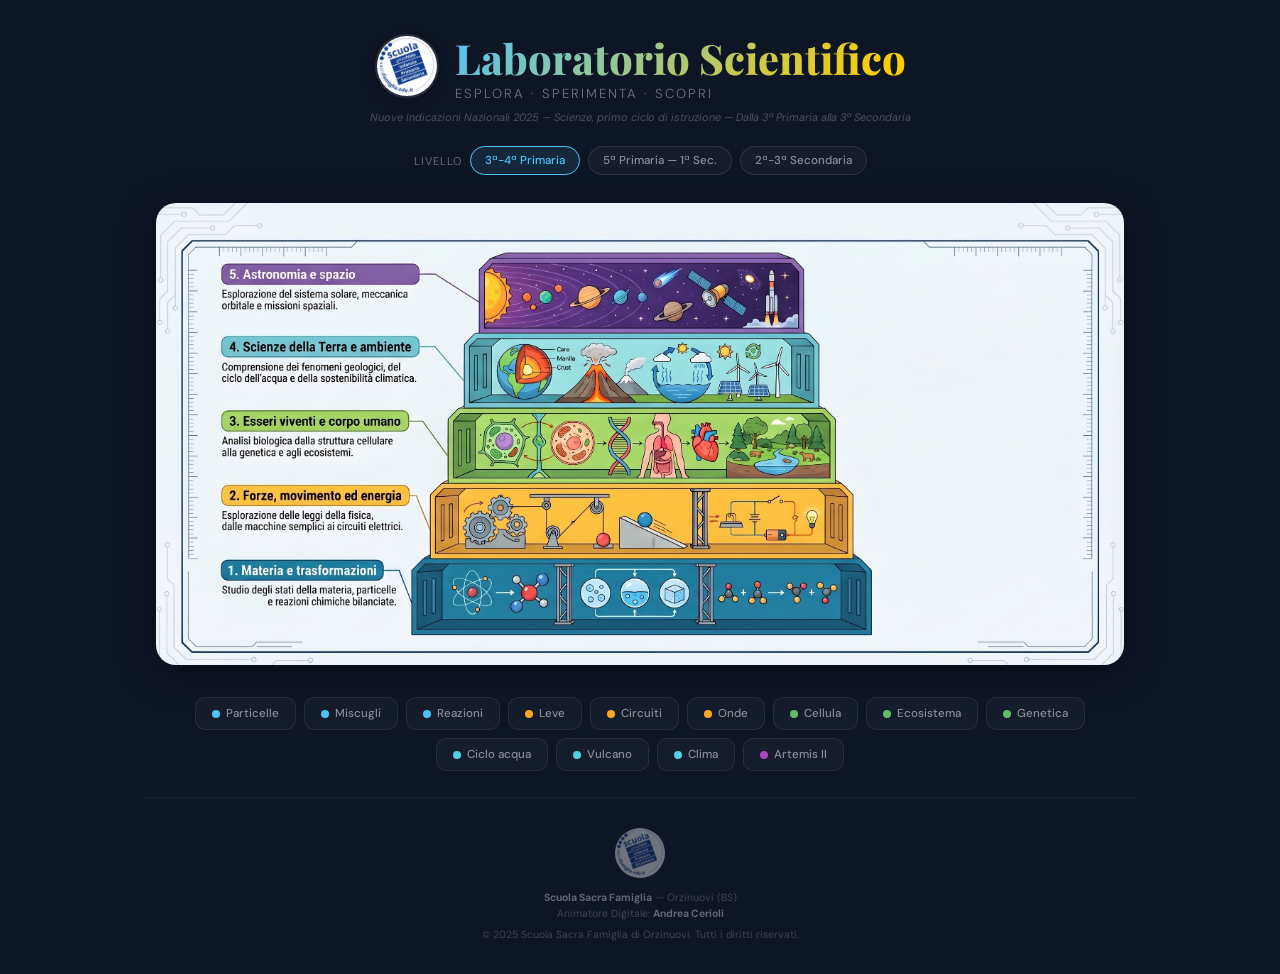
<file: index.html>
<!DOCTYPE html>
<html lang="it">
<head>
<meta charset="UTF-8">
<meta name="viewport" content="width=device-width, initial-scale=1.0">
<title>Laboratorio Scientifico — Scuola Sacra Famiglia</title>
<link href="https://fonts.googleapis.com/css2?family=DM+Sans:ital,wght@0,300;0,400;0,500;0,600;0,700;1,400&family=Playfair+Display:wght@600;700;800&display=swap" rel="stylesheet">
<style>
:root {
  --font-body: 'DM Sans', sans-serif;
  --font-display: 'Playfair Display', serif;
  --space-bg: #0e1525;
  --space-accent: #4fc3f7;
  --corona: #ffcc02;
  --n1: #4fc3f7; --n2: #ffa726; --n3: #66bb6a; --n4: #4dd0e1; --n5: #ab47bc;
  --radius-lg: 20px;
  --transition: 0.3s cubic-bezier(0.4, 0, 0.2, 1);
}
* { margin:0; padding:0; box-sizing:border-box; }
body { font-family:var(--font-body); background:var(--space-bg); color:#fff; min-height:100vh; overflow-x:hidden; }

.site-header { text-align:center; padding:30px 20px 10px; }
.header-row { display:flex; align-items:center; justify-content:center; gap:16px; margin-bottom:8px; }
.header-logo { width:64px; height:64px; border-radius:50%; border:2px solid rgba(255,255,255,.1); box-shadow:0 4px 16px rgba(0,0,0,.3); }
.header-text h1 {
  font-family:var(--font-display); font-size:clamp(1.6rem,4vw,2.6rem); font-weight:800;
  background:linear-gradient(135deg, var(--space-accent), var(--corona), var(--space-accent));
  background-size:200% auto; animation:shimmer 6s linear infinite;
  -webkit-background-clip:text; -webkit-text-fill-color:transparent; background-clip:text;
  text-align:left;
}
@keyframes shimmer { to { background-position:200% center; } }
.header-text .sub { font-size:.82rem; color:rgba(255,255,255,.4); font-weight:300; letter-spacing:2px; text-transform:uppercase; text-align:left; }
.curricolo-ref { font-size:.68rem; color:rgba(255,255,255,.25); font-style:italic; margin-top:6px; }

.level-bar { display:flex; align-items:center; justify-content:center; gap:8px; padding:12px 0; flex-wrap:wrap; }
.level-label { font-size:.7rem; color:rgba(255,255,255,.35); text-transform:uppercase; letter-spacing:1px; }
.level-btn { padding:6px 14px; border-radius:30px; border:1.5px solid rgba(255,255,255,.1); background:rgba(255,255,255,.03); color:rgba(255,255,255,.5); font-family:var(--font-body); font-size:.72rem; font-weight:500; cursor:pointer; transition:var(--transition); }
.level-btn:hover { border-color:var(--space-accent); color:var(--space-accent); }
.level-btn.active { background:rgba(79,195,247,.1); border-color:var(--space-accent); color:var(--space-accent); }

.pyramid-wrap { position:relative; max-width:1000px; margin:16px auto; padding:0 16px; }
.pyramid-img { width:100%; display:block; border-radius:var(--radius-lg); box-shadow:0 8px 40px rgba(0,0,0,.4); }

.layer-link {
  position:absolute; left:25%; right:2%;
  cursor:pointer; border-radius:10px;
  transition:var(--transition);
  display:flex; align-items:center; justify-content:center;
  text-decoration:none;
}
.layer-link:hover { background:rgba(255,255,255,.08); box-shadow:inset 0 0 0 2px rgba(255,255,255,.15), 0 0 30px rgba(255,255,255,.05); }
.layer-link:hover .layer-tooltip { opacity:1; transform:translateX(-50%) translateY(0); }
.layer-tooltip {
  position:absolute; bottom:100%; left:50%; transform:translateX(-50%) translateY(6px);
  background:rgba(14,21,37,.92); border:1px solid rgba(255,255,255,.12);
  border-radius:10px; padding:10px 16px;
  white-space:nowrap; pointer-events:none;
  opacity:0; transition:var(--transition);
  box-shadow:0 8px 24px rgba(0,0,0,.4); z-index:10;
}
.layer-tooltip h4 { font-size:.82rem; font-weight:600; margin-bottom:2px; }
.layer-tooltip p { font-size:.68rem; color:rgba(255,255,255,.45); }
.layer-tooltip .arrow-hint { font-size:.6rem; color:var(--space-accent); margin-top:4px; }

.layer-n5 { top:2%;  height:18%; }
.layer-n4 { top:20%; height:18%; }
.layer-n3 { top:38%; height:18%; }
.layer-n2 { top:56%; height:19%; }
.layer-n1 { top:75%; height:20%; }

.layer-n5:hover { background:rgba(171,71,188,.1); box-shadow:inset 0 0 0 2px rgba(171,71,188,.25); }
.layer-n4:hover { background:rgba(77,208,225,.1); box-shadow:inset 0 0 0 2px rgba(77,208,225,.25); }
.layer-n3:hover { background:rgba(102,187,106,.1); box-shadow:inset 0 0 0 2px rgba(102,187,106,.25); }
.layer-n2:hover { background:rgba(255,167,38,.1); box-shadow:inset 0 0 0 2px rgba(255,167,38,.25); }
.layer-n1:hover { background:rgba(79,195,247,.1); box-shadow:inset 0 0 0 2px rgba(79,195,247,.25); }

@media(max-width:600px) {
  .layer-link { left:2%; }
  .layer-tooltip { display:none; }
}

.quick-nav { display:flex; flex-wrap:wrap; gap:8px; justify-content:center; padding:16px 20px; max-width:1000px; margin:0 auto; }
.qn-btn { padding:8px 16px; border-radius:10px; border:1px solid rgba(255,255,255,.08); background:rgba(255,255,255,.03); color:rgba(255,255,255,.5); font-family:var(--font-body); font-size:.72rem; font-weight:500; cursor:pointer; transition:var(--transition); text-decoration:none; display:flex; align-items:center; gap:6px; }
.qn-btn:hover { border-color:rgba(255,255,255,.2); color:#fff; transform:translateY(-1px); }
.qn-dot { width:8px; height:8px; border-radius:50%; }

.site-footer { text-align:center; padding:30px 20px; border-top:1px solid rgba(255,255,255,.04); margin-top:10px; max-width:1000px; margin-left:auto; margin-right:auto; }
.site-footer p { font-size:.65rem; color:rgba(255,255,255,.2); margin-bottom:3px; }
.site-footer strong { color:rgba(255,255,255,.35); }
.footer-logo { width:50px; height:50px; border-radius:50%; opacity:.4; margin-bottom:8px; }
</style>
</head>
<body>

  <header class="site-header">
    <div class="header-row">
      <img src="logo.jpg" alt="Sacra Famiglia" class="header-logo">
      <div class="header-text">
        <h1>Laboratorio Scientifico</h1>
        <div class="sub">Esplora &middot; sperimenta &middot; scopri</div>
      </div>
    </div>
    <div class="curricolo-ref">Nuove Indicazioni Nazionali 2025 &mdash; Scienze, primo ciclo di istruzione &mdash; Dalla 3&ordf; Primaria alla 3&ordf; Secondaria</div>
  </header>

  <div class="level-bar">
    <span class="level-label">Livello</span>
    <button class="level-btn active" data-level="1" onclick="setLvl(1)">3&ordf;-4&ordf; Primaria</button>
    <button class="level-btn" data-level="2" onclick="setLvl(2)">5&ordf; Primaria &mdash; 1&ordf; Sec.</button>
    <button class="level-btn" data-level="3" onclick="setLvl(3)">2&ordf;-3&ordf; Secondaria</button>
  </div>

  <div class="pyramid-wrap">
    <img src="laboscienze.jpg" alt="I 5 nuclei del Laboratorio Scientifico" class="pyramid-img">
    <a href="n1-particelle.html" class="layer-link layer-n1"><div class="layer-tooltip"><h4 style="color:var(--n1)">1. Materia e trasformazioni</h4><p>Particelle, stati della materia, miscugli, reazioni</p><div class="arrow-hint">Clicca per esplorare &rsaquo;</div></div></a>
    <a href="n2-leve.html" class="layer-link layer-n2"><div class="layer-tooltip"><h4 style="color:var(--n2)">2. Forze, movimento ed energia</h4><p>Leve, circuiti elettrici, onde sonore e luminose</p><div class="arrow-hint">Clicca per esplorare &rsaquo;</div></div></a>
    <a href="n3-cellula.html" class="layer-link layer-n3"><div class="layer-tooltip"><h4 style="color:var(--n3)">3. Esseri viventi e corpo umano</h4><p>Cellula, ecosistemi, genetica mendeliana</p><div class="arrow-hint">Clicca per esplorare &rsaquo;</div></div></a>
    <a href="n4-ciclo-acqua.html" class="layer-link layer-n4"><div class="layer-tooltip"><h4 style="color:var(--n4)">4. Scienze della Terra e ambiente</h4><p>Ciclo dell'acqua, vulcani, clima ed effetto serra</p><div class="arrow-hint">Clicca per esplorare &rsaquo;</div></div></a>
    <a href="n5-artemis.html" class="layer-link layer-n5"><div class="layer-tooltip"><h4 style="color:var(--n5)">5. Astronomia e spazio</h4><p>Missione Artemis II, orbite, sistema solare</p><div class="arrow-hint">Clicca per esplorare &rsaquo;</div></div></a>
  </div>

  <nav class="quick-nav">
    <a href="n1-particelle.html" class="qn-btn"><span class="qn-dot" style="background:var(--n1)"></span>Particelle</a>
    <a href="n1-miscugli.html" class="qn-btn"><span class="qn-dot" style="background:var(--n1)"></span>Miscugli</a>
    <a href="n1-reazioni.html" class="qn-btn"><span class="qn-dot" style="background:var(--n1)"></span>Reazioni</a>
    <a href="n2-leve.html" class="qn-btn"><span class="qn-dot" style="background:var(--n2)"></span>Leve</a>
    <a href="n2-circuiti.html" class="qn-btn"><span class="qn-dot" style="background:var(--n2)"></span>Circuiti</a>
    <a href="n2-onde.html" class="qn-btn"><span class="qn-dot" style="background:var(--n2)"></span>Onde</a>
    <a href="n3-cellula.html" class="qn-btn"><span class="qn-dot" style="background:var(--n3)"></span>Cellula</a>
    <a href="n3-ecosistema.html" class="qn-btn"><span class="qn-dot" style="background:var(--n3)"></span>Ecosistema</a>
    <a href="n3-genetica.html" class="qn-btn"><span class="qn-dot" style="background:var(--n3)"></span>Genetica</a>
    <a href="n4-ciclo-acqua.html" class="qn-btn"><span class="qn-dot" style="background:var(--n4)"></span>Ciclo acqua</a>
    <a href="n4-vulcano.html" class="qn-btn"><span class="qn-dot" style="background:var(--n4)"></span>Vulcano</a>
    <a href="n4-clima.html" class="qn-btn"><span class="qn-dot" style="background:var(--n4)"></span>Clima</a>
    <a href="n5-artemis.html" class="qn-btn"><span class="qn-dot" style="background:var(--n5)"></span>Artemis II</a>
  </nav>

  <footer class="site-footer">
    <img src="logo.jpg" alt="Sacra Famiglia" class="footer-logo">
    <p><strong>Scuola Sacra Famiglia</strong> &mdash; Orzinuovi (BS)</p>
    <p>Animatore Digitale: <strong>Andrea Cerioli</strong></p>
    <p style="margin-top:8px">&copy; 2025 Scuola Sacra Famiglia di Orzinuovi. Tutti i diritti riservati.</p>
  </footer>

<script>
let currentLvl = 1;
(function(){
  const p = new URLSearchParams(window.location.search);
  const lv = parseInt(p.get('livello'));
  if(lv >= 1 && lv <= 3) currentLvl = lv;
  document.querySelectorAll('.level-btn').forEach(b => b.classList.toggle('active', +b.dataset.level === currentLvl));
})();

function setLvl(lv){
  currentLvl = lv;
  document.querySelectorAll('.level-btn').forEach(b => b.classList.toggle('active', +b.dataset.level === lv));
  const url = new URL(window.location);
  url.searchParams.set('livello', lv);
  history.replaceState(null, '', url);
}

document.addEventListener('DOMContentLoaded', function(){
  document.querySelectorAll('a[href$=".html"]').forEach(a => {
    a.addEventListener('click', function(){
      const url = new URL(this.href, window.location);
      url.searchParams.set('livello', currentLvl);
      this.href = url.toString();
    });
  });
});
</script>
</body>
</html>
</file>
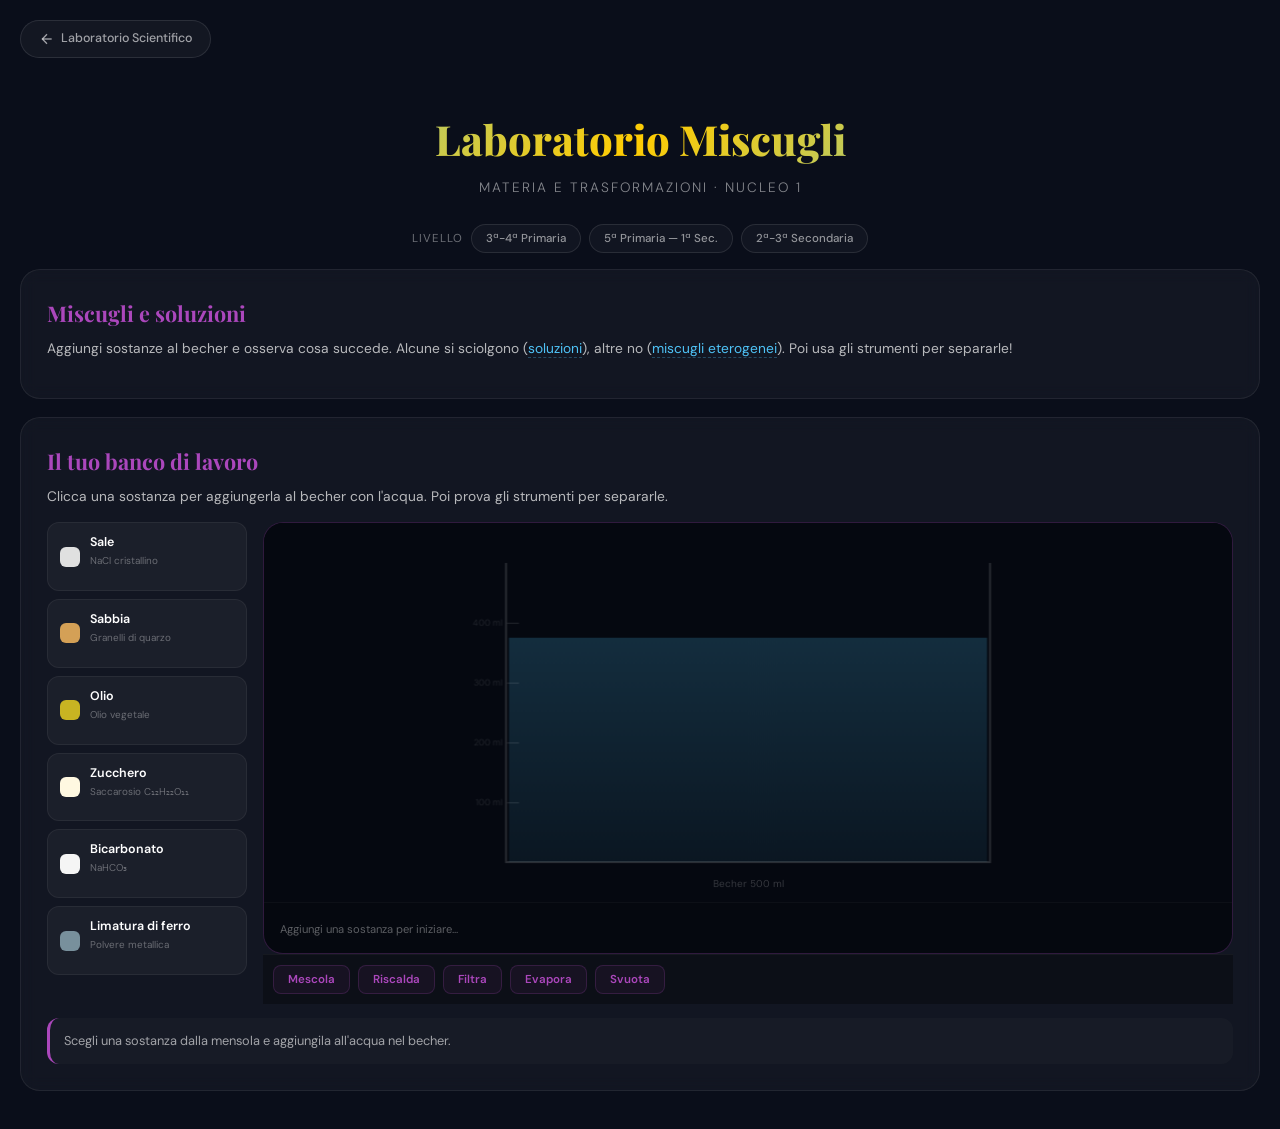
<file: n1-miscugli.html>
<!DOCTYPE html>
<html lang="it">
<head>
<meta charset="UTF-8">
<meta name="viewport" content="width=device-width, initial-scale=1.0">
<title>Laboratorio Miscugli — Laboratorio Scientifico</title>
<link href="https://fonts.googleapis.com/css2?family=DM+Sans:ital,wght@0,300;0,400;0,500;0,600;0,700;1,400&family=Playfair+Display:wght@600;700;800&display=swap" rel="stylesheet">
<link rel="stylesheet" href="shared.css">
<style>
:root { --nucleo-color: var(--n1); }
.lab-area { display:grid; grid-template-columns:200px 1fr; gap:16px; margin-top:14px; }
@media(max-width:700px){ .lab-area{grid-template-columns:1fr;} }
.substance-shelf { display:flex; flex-direction:column; gap:8px; }
.substance-item {
  display:flex; align-items:center; gap:10px;
  padding:10px 12px; border-radius:var(--radius);
  background:rgba(255,255,255,.04); border:1px solid rgba(255,255,255,.06);
  cursor:grab; transition:var(--transition); user-select:none;
}
.substance-item:hover { border-color:var(--n1); transform:translateX(3px); }
.substance-item:active { cursor:grabbing; }
.sub-dot { width:20px; height:20px; border-radius:6px; flex-shrink:0; }
.sub-info h5 { font-size:.78rem; font-weight:600; color:var(--bianco); }
.sub-info p { font-size:.62rem; color:rgba(255,255,255,.35); }
.beaker-container { position:relative; background:#060a14; border-radius:var(--radius-lg); border:1px solid var(--n1border); overflow:hidden; min-height:420px; }
#beakerCanvas { display:block; width:100%; height:100%; }
.tool-bar { display:flex; gap:8px; padding:10px; background:rgba(0,0,0,.3); border-top:1px solid rgba(255,255,255,.04); flex-wrap:wrap; }
.tool-btn { padding:6px 14px; border-radius:8px; border:1px solid rgba(171,71,188,.2); background:rgba(171,71,188,.07); color:var(--n1); font-family:var(--font-body); font-size:.72rem; font-weight:600; cursor:pointer; transition:var(--transition); }
.tool-btn:hover { background:rgba(171,71,188,.18); }
.tool-btn.active { background:var(--n1); color:var(--space-bg); }
.result-strip { padding:12px 16px; background:rgba(0,0,0,.25); border-top:1px solid rgba(255,255,255,.03); }
.result-strip .tag { display:inline-block; padding:3px 10px; border-radius:12px; font-size:.65rem; font-weight:600; margin-right:6px; margin-bottom:4px; }
.tag-omog { background:rgba(102,187,106,.15); color:#66bb6a; }
.tag-eter { background:rgba(255,152,0,.15); color:#ffa726; }
.tag-soluz { background:rgba(79,195,247,.15); color:#4fc3f7; }
</style>
</head>
<body>
<div class="stars-container" id="starsContainer"></div>
<div class="app-container">
  <a href="index.html" class="back-btn"><svg viewBox="0 0 24 24" fill="none" stroke="currentColor" stroke-width="2"><line x1="19" y1="12" x2="5" y2="12"/><polyline points="12 19 5 12 12 5"/></svg> Laboratorio Scientifico</a>
  <header class="page-header">
    <h1>Laboratorio Miscugli</h1>
    <div class="subtitle">Materia e trasformazioni &middot; Nucleo 1</div>
  </header>
  <div class="complexity-bar">
    <span class="complexity-label">Livello</span>
    <button class="complexity-btn" data-level="1" onclick="setLevel(1)">3&ordf;-4&ordf; Primaria</button>
    <button class="complexity-btn" data-level="2" onclick="setLevel(2)">5&ordf; Primaria &mdash; 1&ordf; Sec.</button>
    <button class="complexity-btn" data-level="3" onclick="setLevel(3)">2&ordf;-3&ordf; Secondaria</button>
  </div>

  <div class="section-panel">
    <h2>Miscugli e soluzioni</h2>
    <p>Aggiungi sostanze al becher e osserva cosa succede. Alcune si sciolgono (<span class="iper" data-iper="miscugli">soluzioni</span>), altre no (<span class="iper" data-iper="miscugli">miscugli eterogenei</span>). Poi usa gli strumenti per separarle!</p>
    <div class="curricolo-box">
      <div class="curricolo-title"><svg viewBox="0 0 24 24" fill="none" stroke="currentColor" stroke-width="2"><path d="M2 3h6a4 4 0 014 4v14a3 3 0 00-3-3H2z"/><path d="M22 3h-6a4 4 0 00-4 4v14a3 3 0 013-3h7z"/></svg> Obiettivi — Indicazioni Nazionali 2025</div>
      <div class="curricolo-obj"><span class="classe-tag tag-3p">3&ordf; P</span> Classificare oggetti e materiali in base alle loro propriet&agrave;</div>
      <div class="curricolo-obj"><span class="classe-tag tag-5p">5&ordf; P</span> Osservare le propriet&agrave; dei materiali: galleggiamento, assorbimento</div>
      <div class="curricolo-obj"><span class="classe-tag tag-sec">Sec.</span> Sperimentare dissoluzione e reazioni acido-base; metodo scientifico</div>
    </div>
  </div>

  <div class="section-panel">
    <h2>Il tuo banco di lavoro</h2>
    <p>Clicca una sostanza per aggiungerla al becher con l'acqua. Poi prova gli strumenti per separarle.</p>
    <div class="lab-area">
      <div class="substance-shelf" id="shelf"></div>
      <div>
        <div class="beaker-container">
          <canvas id="beakerCanvas"></canvas>
          <div class="result-strip" id="resultStrip">
            <span style="font-size:.7rem;color:rgba(255,255,255,.35)">Aggiungi una sostanza per iniziare...</span>
          </div>
        </div>
        <div class="tool-bar">
          <button class="tool-btn" onclick="doAction('stir')">Mescola</button>
          <button class="tool-btn" onclick="doAction('heat')">Riscalda</button>
          <button class="tool-btn" onclick="doAction('filter')">Filtra</button>
          <button class="tool-btn" onclick="doAction('evaporate')">Evapora</button>
          <button class="tool-btn" onclick="doAction('reset')">Svuota</button>
        </div>
      </div>
    </div>
    <div class="exp-readout" id="readout" style="margin-top:14px">
      Scegli una sostanza dalla mensola e aggiungila all'acqua nel becher.
    </div>
  </div>
</div>

<script src="glossario.js"></script>
<script>
// === SUBSTANCES ===
const SUBSTANCES = [
  { id:'sale', name:'Sale', desc:'NaCl cristallino', color:'#e0e0e0', dissolves:true, density:2.16, type:'soluzione', resultColor:'rgba(200,220,255,.15)' },
  { id:'sabbia', name:'Sabbia', desc:'Granelli di quarzo', color:'#d4a056', dissolves:false, density:2.65, type:'eterogeneo', sinks:true },
  { id:'olio', name:'Olio', desc:'Olio vegetale', color:'#c8b422', dissolves:false, density:0.92, type:'eterogeneo', sinks:false },
  { id:'zucchero', name:'Zucchero', desc:'Saccarosio C₁₂H₂₂O₁₁', color:'#fff8e1', dissolves:true, density:1.55, type:'soluzione', resultColor:'rgba(255,248,225,.12)' },
  { id:'bicarbonato', name:'Bicarbonato', desc:'NaHCO₃', color:'#f5f5f5', dissolves:true, density:2.2, type:'soluzione', resultColor:'rgba(245,245,245,.08)', reacts:true },
  { id:'limatura', name:'Limatura di ferro', desc:'Polvere metallica', color:'#78909c', dissolves:false, density:7.87, type:'eterogeneo', sinks:true, magnetic:true },
];

// State
let beakerContents = []; // substances added
let waterColor = 'rgba(79,195,247,.2)';
let stirring = false;
let heating = false;
let filtered = false;
let evaporated = false;
let particles = []; // visual particles in beaker

// Build shelf
const shelf = document.getElementById('shelf');
SUBSTANCES.forEach(s => {
  const el = document.createElement('div');
  el.className = 'substance-item';
  el.innerHTML = `<div class="sub-dot" style="background:${s.color}"></div><div class="sub-info"><h5>${s.name}</h5><p>${s.desc}</p></div>`;
  el.onclick = () => addSubstance(s);
  shelf.appendChild(el);
});

function addSubstance(s){
  if(beakerContents.find(c => c.id === s.id)) return;
  beakerContents.push(s);
  // Add visual particles
  for(let i = 0; i < 25; i++){
    particles.push({
      x: 200 + Math.random() * 200,
      y: s.sinks === false ? 100 + Math.random() * 40 : 250 + Math.random() * 100,
      vx: (Math.random()-.5) * .5,
      vy: (Math.random()-.5) * .5,
      r: s.dissolves ? 2 + Math.random()*2 : 3 + Math.random()*3,
      color: s.color,
      substance: s,
      dissolved: false,
      opacity: 1,
      removed: false
    });
  }
  if(s.dissolves) waterColor = s.resultColor || waterColor;
  updateReadout();
  updateResult();
}

function doAction(action){
  if(action === 'reset'){
    beakerContents = []; particles = []; filtered = false; evaporated = false;
    waterColor = 'rgba(79,195,247,.2)';
    updateReadout(); updateResult(); return;
  }
  if(action === 'stir'){
    stirring = true;
    setTimeout(() => stirring = false, 2000);
    particles.forEach(p => {
      if(p.substance.dissolves && !p.removed){
        p.dissolved = true;
        p.r = Math.max(1, p.r * 0.5);
      }
      p.vx += (Math.random()-.5) * 4;
      p.vy += (Math.random()-.5) * 4;
    });
    updateReadout('stir');
  }
  if(action === 'heat'){
    heating = true;
    setTimeout(() => heating = false, 3000);
    particles.forEach(p => {
      if(p.substance.dissolves){
        p.dissolved = true;
        p.r = Math.max(0.5, p.r * 0.3);
        p.opacity = 0.3;
      }
      p.vy -= 2;
    });
    updateReadout('heat');
  }
  if(action === 'filter'){
    filtered = true;
    particles.forEach(p => {
      if(!p.substance.dissolves && p.substance.sinks){
        p.removed = true;
      }
    });
    particles = particles.filter(p => !p.removed);
    updateReadout('filter');
    updateResult();
  }
  if(action === 'evaporate'){
    evaporated = true;
    // Remove water, leave solids
    particles.forEach(p => {
      if(p.substance.dissolves){
        p.dissolved = false;
        p.r = 3;
        p.opacity = 1;
        p.y = 300 + Math.random() * 40;
      }
    });
    waterColor = 'rgba(79,195,247,.03)';
    updateReadout('evaporate');
    updateResult();
  }
}

function updateResult(){
  const strip = document.getElementById('resultStrip');
  if(beakerContents.length === 0){
    strip.innerHTML = '<span style="font-size:.7rem;color:rgba(255,255,255,.35)">Aggiungi una sostanza per iniziare...</span>';
    return;
  }
  let html = '';
  beakerContents.forEach(s => {
    const tagClass = s.type === 'soluzione' ? 'tag-soluz' : 'tag-eter';
    const label = s.dissolves ? (filtered || evaporated ? 'separato' : 'disciolto') : (filtered ? 'filtrato' : 'non disciolto');
    html += `<span class="tag ${tagClass}">${s.name}: ${label}</span>`;
  });
  const hasSoluble = beakerContents.some(s => s.dissolves);
  const hasInsoluble = beakerContents.some(s => !s.dissolves);
  if(hasSoluble && hasInsoluble) html += '<span class="tag tag-eter">Miscuglio eterogeneo</span>';
  else if(hasSoluble) html += '<span class="tag tag-soluz">Soluzione omogenea</span>';
  else html += '<span class="tag tag-eter">Miscuglio eterogeneo</span>';
  strip.innerHTML = html;
}

function updateReadout(action){
  let text = '';
  if(!action && beakerContents.length === 0){
    text = 'Scegli una sostanza dalla mensola e aggiungila all\'acqua nel becher.'; 
  } else if(!action){
    const last = beakerContents[beakerContents.length-1];
    if(last.dissolves) text = `<strong>${last.name}</strong> si sta sciogliendo nell'acqua! Le sue particelle si separano e si distribuiscono tra le molecole d'acqua. Prova a mescolare per velocizzare.`;
    else if(last.sinks === false) text = `<strong>${last.name}</strong> galleggia! La sua densit\u00e0 (${last.density} g/cm\u00b3) \u00e8 minore di quella dell'acqua (1 g/cm\u00b3).`;
    else text = `<strong>${last.name}</strong> non si scioglie e cade sul fondo. \u00c8 un miscuglio eterogeneo: le due sostanze restano separate.`;
  } else if(action === 'stir'){
    text = '<strong>Mescolare</strong> accelera la dissoluzione: le particelle di soluto incontrano pi\u00f9 molecole di solvente. Le sostanze insolubili si ridistribuiscono ma non si sciolgono.';
  } else if(action === 'heat'){
    text = '<strong>Riscaldare</strong> aumenta l\'energia cinetica delle particelle. La solubilit\u00e0 dei solidi generalmente aumenta con la temperatura. Le sostanze disciolte diventano sempre pi\u00f9 "invisibili".';
  } else if(action === 'filter'){
    text = '<strong>Filtrazione:</strong> il filtro trattiene le particelle solide non disciolte (sabbia, limatura) ma lascia passare le soluzioni. \u00c8 il metodo per separare miscugli eterogenei solido-liquido.';
  } else if(action === 'evaporate'){
    text = '<strong>Evaporazione:</strong> l\'acqua evapora e le sostanze disciolte ricompaiono come cristalli sul fondo! \u00c8 cos\u00ec che si ottiene il sale dalle saline.';
  }

  if(currentLevel >= 2 && beakerContents.length > 0){
    text += '<br><br><strong>Indaga:</strong> Una soluzione \u00e8 un miscuglio omogeneo: il soluto si distribuisce uniformemente nel solvente a livello molecolare. La solubilit\u00e0 del sale in acqua \u00e8 ~360 g/L a 20\u00b0C.';
  }
  if(currentLevel >= 3 && beakerContents.length > 0){
    text += '<br><br><strong>Approfondisci:</strong> La dissoluzione \u00e8 governata dalla variazione di energia libera di Gibbs: \u0394G = \u0394H - T\u0394S. Il processo \u00e8 spontaneo quando \u0394G < 0. Per i sali ionici, l\'energia di idratazione degli ioni deve superare l\'energia reticolare.';
  }
  document.getElementById('readout').innerHTML = text;
}

// === CANVAS RENDERING ===
const cv = document.getElementById('beakerCanvas');
const cx = cv.getContext('2d');

function drawBeaker(){
  const rect = cv.parentElement.getBoundingClientRect();
  const dpr = window.devicePixelRatio || 1;
  cv.width = rect.width * dpr;
  cv.height = 380 * dpr;
  cx.scale(dpr, dpr);
  const w = rect.width, h = 380;

  cx.fillStyle = '#050810';
  cx.fillRect(0, 0, w, h);

  // Beaker outline
  const bx = w * 0.25, by = 40, bw = w * 0.5, bh = 300;
  
  // Water
  const waterH = evaporated ? bh * 0.05 : bh * 0.75;
  const waterY = by + bh - waterH;
  const wGrd = cx.createLinearGradient(0, waterY, 0, by + bh);
  wGrd.addColorStop(0, waterColor);
  wGrd.addColorStop(1, 'rgba(79,195,247,.08)');
  cx.fillStyle = wGrd;
  cx.fillRect(bx + 3, waterY, bw - 6, waterH);

  // Oil layer if present
  if(beakerContents.find(s => s.id === 'olio') && !filtered){
    const oilH = 35;
    cx.fillStyle = 'rgba(200,180,34,.2)';
    cx.fillRect(bx + 3, waterY - oilH, bw - 6, oilH);
    cx.fillStyle = 'rgba(200,180,34,.08)';
    cx.fillRect(bx + 3, waterY - oilH - 1, bw - 6, 2);
  }

  // Particles
  particles.forEach(p => {
    if(p.removed) return;
    // Physics
    if(stirring){
      p.vx += (Math.random()-.5) * .8;
      p.vy += (Math.random()-.5) * .8;
    }
    if(!p.dissolved && p.substance.sinks !== false) p.vy += 0.03; // gravity
    if(!p.dissolved && p.substance.sinks === false) p.vy -= 0.02; // float

    p.vx *= 0.97; p.vy *= 0.97;
    p.x += p.vx; p.y += p.vy;

    // Bounds (relative to beaker)
    const minX = bx + 10, maxX = bx + bw - 10;
    const minY = by + (evaporated ? bh - 30 : bh * 0.2);
    const maxY = by + bh - 10;
    if(p.x < minX){ p.x = minX; p.vx *= -0.5; }
    if(p.x > maxX){ p.x = maxX; p.vx *= -0.5; }
    if(p.y < minY){ p.y = minY; p.vy *= -0.5; }
    if(p.y > maxY){ p.y = maxY; p.vy *= -0.5; }

    cx.globalAlpha = p.opacity;
    cx.beginPath();
    cx.arc(p.x, p.y, p.r, 0, Math.PI*2);
    cx.fillStyle = p.color;
    cx.fill();
    cx.globalAlpha = 1;
  });

  // Beaker glass
  cx.strokeStyle = 'rgba(255,255,255,.15)';
  cx.lineWidth = 2;
  cx.beginPath();
  cx.moveTo(bx, by);
  cx.lineTo(bx, by + bh);
  cx.lineTo(bx + bw, by + bh);
  cx.lineTo(bx + bw, by);
  cx.stroke();

  // Beaker marks
  cx.fillStyle = 'rgba(255,255,255,.12)';
  cx.font = '9px DM Sans';
  cx.textAlign = 'right';
  for(let i = 1; i <= 4; i++){
    const my = by + bh - (bh * i / 5);
    cx.fillRect(bx + 1, my, 12, 1);
    cx.fillText((i * 100) + ' ml', bx - 4, my + 3);
  }

  // Heating animation
  if(heating){
    for(let i = 0; i < 5; i++){
      const fx = bx + bw * 0.2 + Math.random() * bw * 0.6;
      const fy = by + bh + 5 + Math.random() * 15;
      cx.fillStyle = `rgba(239,83,80,${0.3 + Math.random()*0.4})`;
      cx.beginPath();
      cx.arc(fx, fy, 3 + Math.random()*4, 0, Math.PI*2);
      cx.fill();
    }
    // Bubbles
    for(let i = 0; i < 3; i++){
      const bpx = bx + bw*0.3 + Math.random() * bw*0.4;
      const bpy = waterY + Math.random() * waterH;
      cx.strokeStyle = 'rgba(255,255,255,.1)';
      cx.lineWidth = 1;
      cx.beginPath();
      cx.arc(bpx, bpy, 2+Math.random()*3, 0, Math.PI*2);
      cx.stroke();
    }
  }

  // Label
  cx.fillStyle = 'rgba(255,255,255,.2)';
  cx.font = '10px DM Sans';
  cx.textAlign = 'center';
  cx.fillText('Becher 500 ml', bx + bw/2, by + bh + 25);

  requestAnimationFrame(drawBeaker);
}

setTimeout(drawBeaker, 150);
</script>
</body>
</html>
</file>
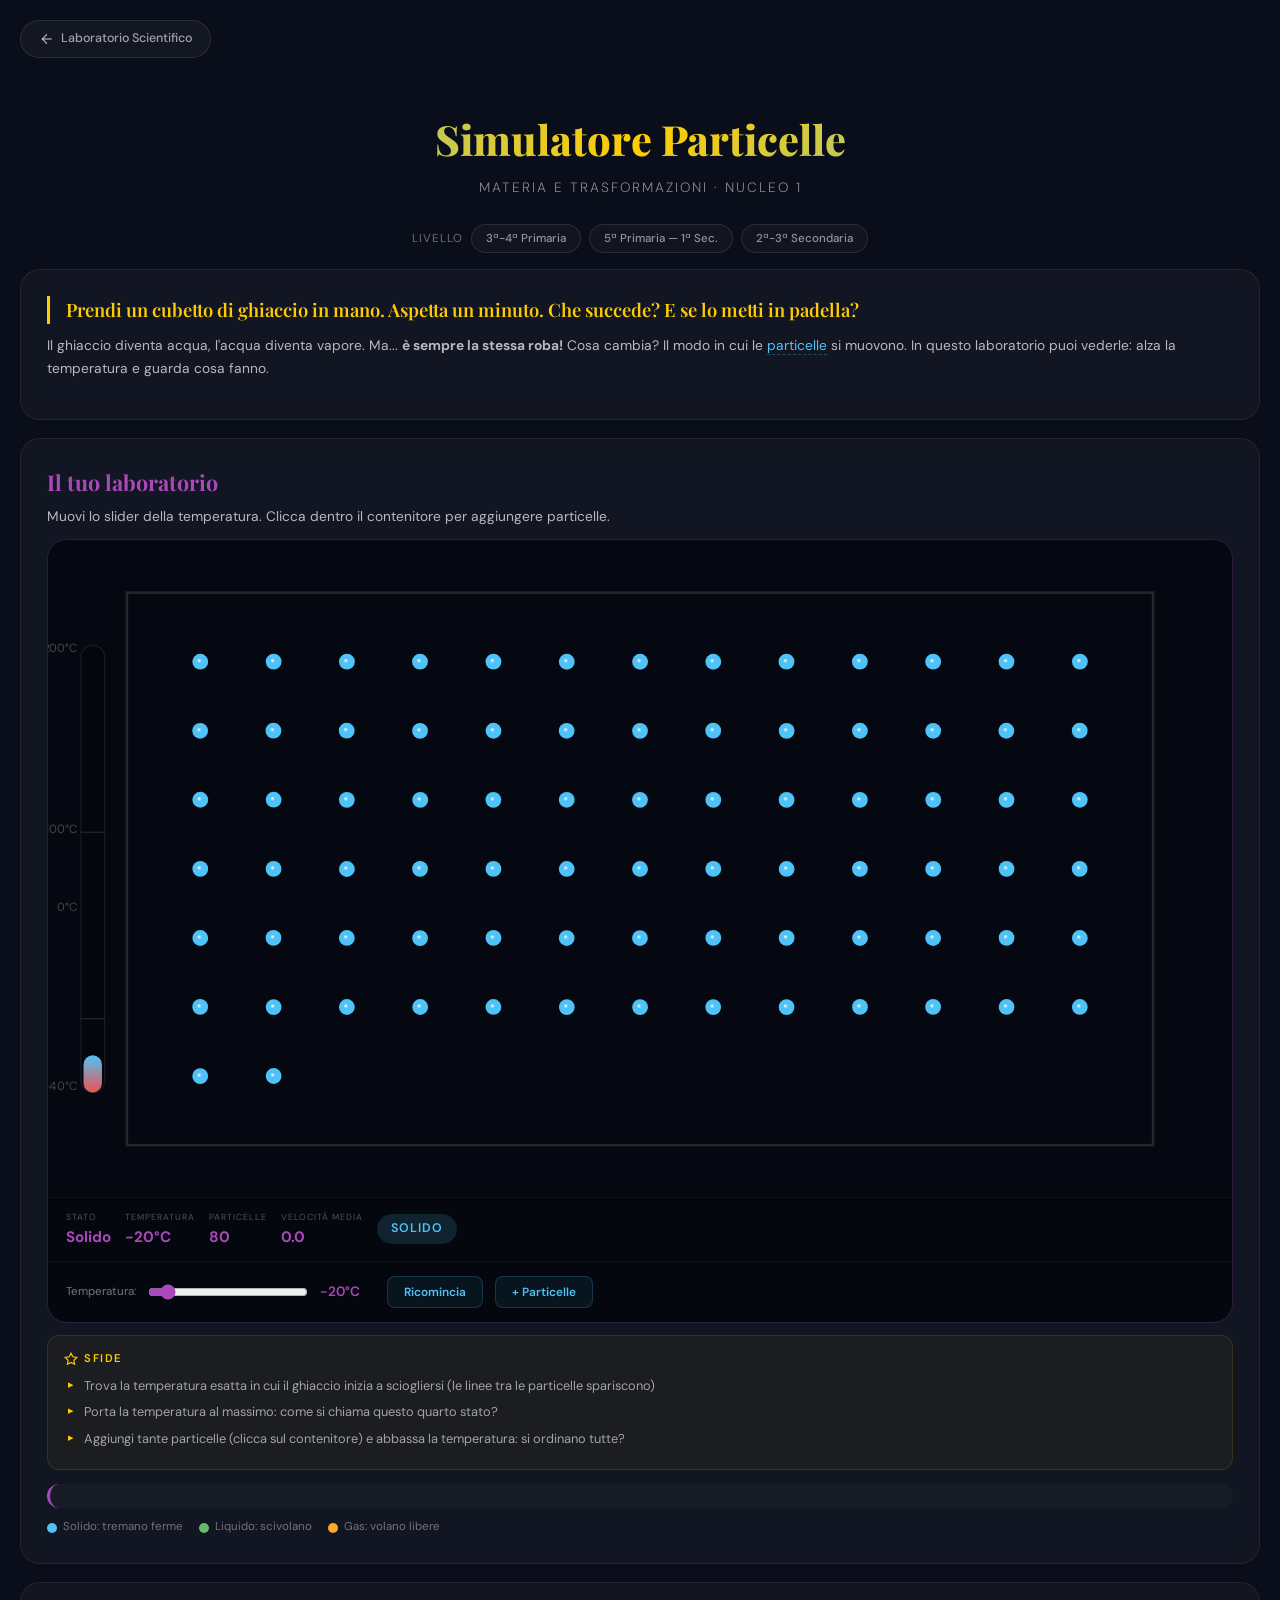
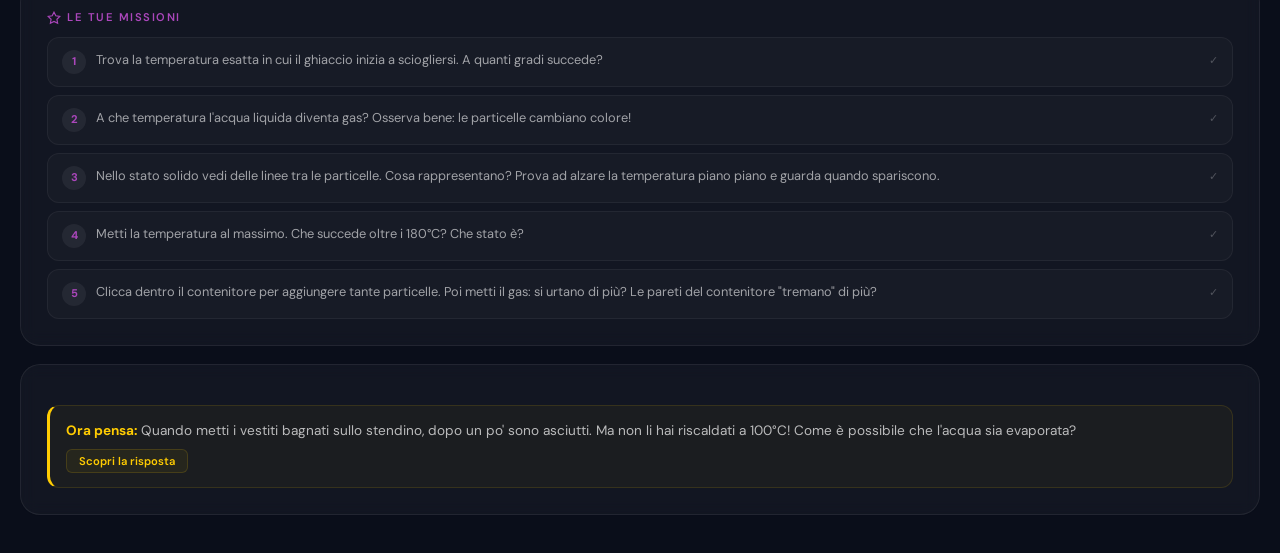
<file: n1-particelle.html>
<!DOCTYPE html>
<html lang="it">
<head>
<meta charset="UTF-8">
<meta name="viewport" content="width=device-width, initial-scale=1.0">
<title>Simulatore Particelle — Laboratorio Scientifico</title>
<link href="https://fonts.googleapis.com/css2?family=DM+Sans:ital,wght@0,300;0,400;0,500;0,600;0,700;1,400&family=Playfair+Display:wght@600;700;800&display=swap" rel="stylesheet">
<link rel="stylesheet" href="shared.css">
<style>
:root { --nucleo-color: var(--n1); }
.sim-box { position:relative; border-radius:var(--radius-lg); overflow:hidden; background:#060a14; border:1px solid var(--n1border); }
#simCanvas { display:block; width:100%; cursor:pointer; }
.sim-strip { display:flex; flex-wrap:wrap; gap:14px; padding:12px 18px; background:rgba(0,0,0,.3); border-top:1px solid rgba(255,255,255,.04); align-items:center; }
.sim-strip .info { display:flex; flex-direction:column; gap:1px; }
.sim-strip .info .lb { font-size:.55rem; text-transform:uppercase; letter-spacing:1px; color:rgba(255,255,255,.3); }
.sim-strip .info .vl { font-size:.95rem; font-weight:700; color:var(--n1); font-variant-numeric:tabular-nums; }
.ctrl-row { display:flex; flex-wrap:wrap; gap:12px; padding:14px 18px; background:rgba(0,0,0,.35); border-top:1px solid rgba(255,255,255,.04); align-items:center; }
.ctrl-row label { font-size:.72rem; color:rgba(255,255,255,.45); white-space:nowrap; }
.ctrl-row input[type="range"] { width:160px; accent-color:var(--n1); }
.ctrl-row .val { color:var(--n1); font-size:.85rem; font-weight:600; min-width:55px; }
.state-badge { padding:5px 14px; border-radius:20px; font-size:.78rem; font-weight:600; text-transform:uppercase; letter-spacing:1px; transition:var(--transition); }
.state-solid { background:rgba(79,195,247,.15); color:#4fc3f7; }
.state-liquid { background:rgba(102,187,106,.15); color:#66bb6a; }
.state-gas { background:rgba(255,152,0,.15); color:#ffa726; }
.state-plasma { background:rgba(244,67,54,.15); color:#ef5350; }
.legend { display:flex; gap:16px; flex-wrap:wrap; margin-top:10px; }
.legend-item { display:flex; align-items:center; gap:6px; font-size:.72rem; color:rgba(255,255,255,.4); }
.legend-dot { width:10px; height:10px; border-radius:50%; }
</style>
</head>
<body>
<div class="stars-container" id="starsContainer"></div>
<div class="app-container">
  <a href="index.html" class="back-btn"><svg viewBox="0 0 24 24" fill="none" stroke="currentColor" stroke-width="2"><line x1="19" y1="12" x2="5" y2="12"/><polyline points="12 19 5 12 12 5"/></svg> Laboratorio Scientifico</a>
  <header class="page-header"><h1>Simulatore Particelle</h1><div class="subtitle">Materia e trasformazioni &middot; Nucleo 1</div></header>
  <div class="complexity-bar">
    <span class="complexity-label">Livello</span>
    <button class="complexity-btn" data-level="1" onclick="setLevel(1)">3&ordf;-4&ordf; Primaria</button>
    <button class="complexity-btn" data-level="2" onclick="setLevel(2)">5&ordf; Primaria &mdash; 1&ordf; Sec.</button>
    <button class="complexity-btn" data-level="3" onclick="setLevel(3)">2&ordf;-3&ordf; Secondaria</button>
  </div>

  <div class="section-panel">
    <!-- SOCRATIC INTRO -->
    <div class="intro-question">Prendi un cubetto di ghiaccio in mano. Aspetta un minuto. Che succede? E se lo metti in padella?</div>
    <p>Il ghiaccio diventa acqua, l'acqua diventa vapore. Ma... <strong>&egrave; sempre la stessa roba!</strong> Cosa cambia? Il modo in cui le <span class="iper" data-iper="particelle">particelle</span> si muovono. In questo laboratorio puoi vederle: alza la temperatura e guarda cosa fanno.</p>

    <!-- CURRICOLO BOX (auto-hidden by glossario.js) -->
    <div class="curricolo-box">
      <div class="curricolo-title"><svg viewBox="0 0 24 24" fill="none" stroke="currentColor" stroke-width="2"><path d="M2 3h6a4 4 0 014 4v14a3 3 0 00-3-3H2z"/><path d="M22 3h-6a4 4 0 00-4 4v14a3 3 0 013-3h7z"/></svg> Obiettivi &mdash; Indicazioni Nazionali 2025</div>
      <div class="curricolo-obj"><span class="classe-tag tag-3p">3&ordf; P</span> Osservare semplici fenomeni di cambiamento di stato (scioglimento del ghiaccio, evaporazione)</div>
      <div class="curricolo-obj"><span class="classe-tag tag-5p">5&ordf; P</span> Riconoscere gli stati della materia e i passaggi di stato, osservandone i cambiamenti</div>
      <div class="curricolo-obj"><span class="classe-tag tag-sec">Sec.</span> Osservare e descrivere i passaggi di stato e il comportamento delle sostanze in diverse condizioni</div>
    </div>
  </div>

  <!-- SIMULATOR -->
  <div class="section-panel">
    <h2>Il tuo laboratorio</h2>
    <p>Muovi lo slider della temperatura. Clicca dentro il contenitore per aggiungere particelle.</p>
    <div class="sim-box">
      <canvas id="simCanvas" width="900" height="500"></canvas>
      <div class="sim-strip">
        <div class="info"><span class="lb">Stato</span><span class="vl" id="stateLabel">Solido</span></div>
        <div class="info"><span class="lb">Temperatura</span><span class="vl" id="tempLabel">-20&deg;C</span></div>
        <div class="info"><span class="lb">Particelle</span><span class="vl" id="countLabel">80</span></div>
        <div class="info"><span class="lb">Velocit&agrave; media</span><span class="vl" id="ekLabel">0.2</span></div>
        <div class="state-badge state-solid" id="stateBadge">Solido</div>
      </div>
      <div class="ctrl-row">
        <label>Temperatura:</label>
        <input type="range" id="tempSlider" min="-40" max="200" value="-20">
        <span class="val" id="tempVal">-20&deg;C</span>
        <button class="sim-btn" onclick="resetParticles()">Ricomincia</button>
        <button class="sim-btn" onclick="addParticles(20)">+ Particelle</button>
      </div>
    </div>

    <div class="challenge-box">
      <div class="ch-title"><svg viewBox="0 0 24 24" fill="none" stroke="currentColor" stroke-width="2"><polygon points="12 2 15.09 8.26 22 9.27 17 14.14 18.18 21.02 12 17.77 5.82 21.02 7 14.14 2 9.27 8.91 8.26"/></svg> Sfide</div>
      <div class="challenge-item">Trova la temperatura esatta in cui il ghiaccio inizia a sciogliersi (le linee tra le particelle spariscono)</div>
      <div class="challenge-item">Porta la temperatura al massimo: come si chiama questo quarto stato?</div>
      <div class="challenge-item">Aggiungi tante particelle (clicca sul contenitore) e abbassa la temperatura: si ordinano tutte?</div>
    </div>
    <div class="exp-readout" id="readout" style="margin-top:14px"></div>

    <div class="legend">
      <div class="legend-item"><div class="legend-dot" style="background:#4fc3f7"></div> Solido: tremano ferme</div>
      <div class="legend-item"><div class="legend-dot" style="background:#66bb6a"></div> Liquido: scivolano</div>
      <div class="legend-item"><div class="legend-dot" style="background:#ffa726"></div> Gas: volano libere</div>
    </div>
  </div>

  <!-- MISSIONS -->
  <div class="section-panel">
    <div class="missions-title"><svg viewBox="0 0 24 24" fill="none" stroke="currentColor" stroke-width="2"><polygon points="12 2 15.09 8.26 22 9.27 17 14.14 18.18 21.02 12 17.77 5.82 21.02 7 14.14 2 9.27 8.91 8.26"/></svg> Le tue missioni</div>
    <div class="mission-list">
      <div class="mission-card" onclick="this.classList.toggle('completed');this.classList.toggle('show-hint')">
        <div class="mission-num">1</div>
        <div class="mission-text">
          <p>Trova la temperatura esatta in cui il ghiaccio inizia a sciogliersi. A quanti gradi succede?</p>
          <div class="mission-hint">La risposta &egrave; 0&deg;C! &Egrave; il punto di fusione dell'acqua. Nota come durante la fusione le linee tra le particelle (i legami) si spezzano.</div>
        </div>
        <div class="mission-check">&#10003;</div>
      </div>
      <div class="mission-card" onclick="this.classList.toggle('completed');this.classList.toggle('show-hint')">
        <div class="mission-num">2</div>
        <div class="mission-text">
          <p>A che temperatura l'acqua liquida diventa gas? Osserva bene: le particelle cambiano colore!</p>
          <div class="mission-hint">A 100&deg;C inizia l'ebollizione! Le particelle diventano arancioni e volano libere in tutte le direzioni. Nota le scie di velocit&agrave;.</div>
        </div>
        <div class="mission-check">&#10003;</div>
      </div>
      <div class="mission-card" onclick="this.classList.toggle('completed');this.classList.toggle('show-hint')">
        <div class="mission-num">3</div>
        <div class="mission-text">
          <p>Nello stato solido vedi delle linee tra le particelle. Cosa rappresentano? Prova ad alzare la temperatura piano piano e guarda quando spariscono.</p>
          <div class="mission-hint">Le linee sono i legami che tengono unite le particelle nel reticolo cristallino. Quando la temperatura sale abbastanza, l'energia spezza i legami e il solido diventa liquido!</div>
        </div>
        <div class="mission-check">&#10003;</div>
      </div>
      <div class="mission-card" onclick="this.classList.toggle('completed');this.classList.toggle('show-hint')">
        <div class="mission-num">4</div>
        <div class="mission-text">
          <p>Metti la temperatura al massimo. Che succede oltre i 180&deg;C? Che stato &egrave;?</p>
          <div class="mission-hint">Oltre i 180&deg;C compare il plasma! Le particelle diventano rosse e si muovono a velocit&agrave; folle. Il plasma &egrave; lo stato della materia pi&ugrave; comune nell'universo: le stelle sono fatte di plasma!</div>
        </div>
        <div class="mission-check">&#10003;</div>
      </div>
      <div class="mission-card" onclick="this.classList.toggle('completed');this.classList.toggle('show-hint')">
        <div class="mission-num">5</div>
        <div class="mission-text">
          <p>Clicca dentro il contenitore per aggiungere tante particelle. Poi metti il gas: si urtano di pi&ugrave;? Le pareti del contenitore "tremano" di pi&ugrave;?</p>
          <div class="mission-hint">Pi&ugrave; particelle = pi&ugrave; urti contro le pareti = pi&ugrave; pressione! &Egrave; per questo che un palloncino scoppia se lo riempi troppo d'aria.</div>
        </div>
        <div class="mission-check">&#10003;</div>
      </div>
    </div>
  </div>

  <!-- THINK BOX -->
  <div class="section-panel">
    <div class="think-box">
      <div class="think-q"><strong>Ora pensa:</strong> Quando metti i vestiti bagnati sullo stendino, dopo un po' sono asciutti. Ma non li hai riscaldati a 100&deg;C! Come &egrave; possibile che l'acqua sia evaporata?</div>
      <button class="think-reveal">Scopri la risposta</button>
      <div class="think-answer">
        <p>L'evaporazione avviene anche sotto i 100&deg;C! Le particelle di acqua sulla superficie hanno energie diverse: alcune sono abbastanza veloci da "scappare" dal liquido anche a temperatura ambiente. A 100&deg;C bollono tutte insieme, ma l'evaporazione lenta succede sempre. Ecco perch&eacute; le pozzanghere si asciugano anche d'inverno!</p>
      </div>
    </div>
  </div>

</div>

<script src="glossario.js"></script>
<script>
const cv = document.getElementById('simCanvas');
const cx = cv.getContext('2d');
const tempSlider = document.getElementById('tempSlider');
const W = 900, H = 500;
const BOX = { x: 60, y: 40, w: 780, h: 420 };
let particles = [];
const PR = 6;

function createParticle(x, y){
  return { x: x||BOX.x+Math.random()*BOX.w, y: y||BOX.y+Math.random()*BOX.h, vx:0, vy:0, baseX:0, baseY:0 };
}
function initGrid(n){
  particles=[];
  const cols=Math.ceil(Math.sqrt(n*BOX.w/BOX.h)), rows=Math.ceil(n/cols);
  const sx=BOX.w/(cols+1), sy=BOX.h/(rows+1);
  let i=0;
  for(let r=0;r<rows&&i<n;r++) for(let c=0;c<cols&&i<n;c++){
    const px=BOX.x+sx*(c+1), py=BOX.y+sy*(r+1);
    const p=createParticle(px,py); p.baseX=px; p.baseY=py;
    particles.push(p); i++;
  }
}
function resetParticles(){ initGrid(80); }
function addParticles(n){ for(let i=0;i<n;i++) particles.push(createParticle()); }
initGrid(80);

cv.addEventListener('click', function(e){
  const rect=cv.getBoundingClientRect(), scX=W/rect.width;
  const px=(e.clientX-rect.left)*scX, py=(e.clientY-rect.top)*(H/rect.height);
  if(px>BOX.x&&px<BOX.x+BOX.w&&py>BOX.y&&py<BOX.y+BOX.h)
    for(let i=0;i<5;i++) particles.push(createParticle(px+(Math.random()-.5)*20, py+(Math.random()-.5)*20));
});

function getState(t){ return t<0?'solid':t<100?'liquid':t<180?'gas':'plasma'; }
function getStateIt(s){ return s==='solid'?'Solido':s==='liquid'?'Liquido':s==='gas'?'Gas':'Plasma'; }
function getColor(s){ return s==='solid'?'#4fc3f7':s==='liquid'?'#66bb6a':s==='gas'?'#ffa726':'#ef5350'; }

function update(){
  const temp=+tempSlider.value, state=getState(temp), energy=Math.max(0.05,(temp+40)/240);
  particles.forEach(p=>{
    if(state==='solid'){
      p.vx=(Math.random()-.5)*energy*3; p.vy=(Math.random()-.5)*energy*3;
      p.vx+=(p.baseX-p.x)*.15; p.vy+=(p.baseY-p.y)*.15;
      p.vx*=.7; p.vy*=.7;
    } else if(state==='liquid'){
      p.vx+=(Math.random()-.5)*energy*1.5; p.vy+=(Math.random()-.5)*energy*1.5;
      p.vy+=.15; p.vx*=.92; p.vy*=.92;
    } else if(state==='gas'){
      p.vx+=(Math.random()-.5)*energy*3; p.vy+=(Math.random()-.5)*energy*3;
      p.vx*=.96; p.vy*=.96;
    } else {
      p.vx+=(Math.random()-.5)*energy*6; p.vy+=(Math.random()-.5)*energy*6;
      p.vx*=.97; p.vy*=.97;
    }
    p.x+=p.vx; p.y+=p.vy;
    if(p.x-PR<BOX.x){p.x=BOX.x+PR;p.vx=Math.abs(p.vx)*.8;}
    if(p.x+PR>BOX.x+BOX.w){p.x=BOX.x+BOX.w-PR;p.vx=-Math.abs(p.vx)*.8;}
    if(p.y-PR<BOX.y){p.y=BOX.y+PR;p.vy=Math.abs(p.vy)*.8;}
    if(p.y+PR>BOX.y+BOX.h){p.y=BOX.y+BOX.h-PR;p.vy=-Math.abs(p.vy)*.8;}
  });
  for(let i=0;i<particles.length;i++) for(let j=i+1;j<particles.length;j++){
    const dx=particles[j].x-particles[i].x, dy=particles[j].y-particles[i].y;
    const dist=Math.sqrt(dx*dx+dy*dy), minD=PR*2.2;
    if(dist<minD&&dist>0){
      const f=(minD-dist)/minD*.5, fx=(dx/dist)*f, fy=(dy/dist)*f;
      particles[i].vx-=fx; particles[i].vy-=fy;
      particles[j].vx+=fx; particles[j].vy+=fy;
    }
  }
}

function draw(){
  const dpr=window.devicePixelRatio||1;
  cv.width=cv.offsetWidth*dpr; cv.height=(cv.offsetWidth/W*H)*dpr;
  cx.scale(dpr,dpr);
  const sc=cv.offsetWidth/W;
  cx.save(); cx.scale(sc,sc);

  const temp=+tempSlider.value, state=getState(temp), color=getColor(state);
  cx.fillStyle='#050810'; cx.fillRect(0,0,W,H);
  cx.strokeStyle='rgba(255,255,255,.12)'; cx.lineWidth=2; cx.strokeRect(BOX.x,BOX.y,BOX.w,BOX.h);

  if(state==='liquid'){
    const fH=BOX.h*.45, gy=BOX.y+BOX.h-fH;
    const grd=cx.createLinearGradient(0,gy,0,BOX.y+BOX.h);
    grd.addColorStop(0,'rgba(102,187,106,.03)'); grd.addColorStop(1,'rgba(102,187,106,.08)');
    cx.fillStyle=grd; cx.fillRect(BOX.x+3,gy,BOX.w-6,fH);
  }

  // Bonds in solid
  if(state==='solid'){
    cx.strokeStyle='rgba(79,195,247,.1)'; cx.lineWidth=1;
    for(let i=0;i<particles.length;i++) for(let j=i+1;j<particles.length;j++){
      const dx=particles[j].x-particles[i].x, dy=particles[j].y-particles[i].y;
      if(Math.sqrt(dx*dx+dy*dy)<35){
        cx.beginPath(); cx.moveTo(particles[i].x,particles[i].y); cx.lineTo(particles[j].x,particles[j].y); cx.stroke();
      }
    }
  }

  // Particles
  particles.forEach(p=>{
    const speed=Math.sqrt(p.vx*p.vx+p.vy*p.vy);
    if(speed>2){cx.beginPath();cx.arc(p.x,p.y,PR+4,0,Math.PI*2);cx.fillStyle=color.replace(')',',0.12)').replace('rgb','rgba');cx.fill();}
    const g=cx.createRadialGradient(p.x-1,p.y-1,0,p.x,p.y,PR);
    g.addColorStop(0,'#fff'); g.addColorStop(.3,color); g.addColorStop(1,color.replace(')',',0.6)').replace('rgb','rgba'));
    cx.beginPath(); cx.arc(p.x,p.y,PR,0,Math.PI*2); cx.fillStyle=g; cx.fill();
    if((state==='gas'||state==='plasma')&&speed>1.5){
      cx.beginPath(); cx.moveTo(p.x,p.y); cx.lineTo(p.x-p.vx*3,p.y-p.vy*3);
      cx.strokeStyle=color.replace(')',',0.2)').replace('rgb','rgba'); cx.lineWidth=2; cx.stroke();
    }
  });

  // Thermometer
  const thX=25,thY=80,thW=18,thH=340;
  cx.fillStyle='rgba(0,0,0,.3)'; cx.beginPath(); cx.roundRect(thX,thY,thW,thH,9); cx.fill();
  cx.strokeStyle='rgba(255,255,255,.08)'; cx.stroke();
  const fillPct=(temp+40)/240, fillH=thH*fillPct;
  const tg=cx.createLinearGradient(0,thY+thH-fillH,0,thY+thH);
  tg.addColorStop(0,color); tg.addColorStop(1,'#ef5350');
  cx.fillStyle=tg; cx.beginPath(); cx.roundRect(thX+2,thY+thH-fillH,thW-4,fillH,7); cx.fill();
  cx.fillStyle='rgba(255,255,255,.25)'; cx.font='9px DM Sans'; cx.textAlign='right';
  [{t:'200°C',y:thY+5},{t:'100°C',y:thY+thH*.42},{t:'0°C',y:thY+thH*.58+5},{t:'-40°C',y:thY+thH-2}].forEach(m=>cx.fillText(m.t,thX-3,m.y));
  cx.fillStyle='rgba(255,255,255,.12)';
  cx.fillRect(thX,thY+thH*(1-(0+40)/240),thW,1);
  cx.fillRect(thX,thY+thH*(1-(100+40)/240),thW,1);
  cx.restore();

  // Labels
  const avgEk=particles.reduce((s,p)=>s+(p.vx*p.vx+p.vy*p.vy),0)/particles.length;
  document.getElementById('stateLabel').textContent=getStateIt(state);
  document.getElementById('tempLabel').textContent=temp+'°C';
  document.getElementById('countLabel').textContent=particles.length;
  document.getElementById('ekLabel').textContent=avgEk.toFixed(1);
  document.getElementById('tempVal').textContent=temp+'°C';
  const badge=document.getElementById('stateBadge');
  badge.textContent=getStateIt(state); badge.className='state-badge state-'+state;

  // Readout
  let rd='';
  if(state==='solid'){
    rd='<strong>Solido:</strong> le particelle tremano ferme al loro posto, tenute insieme dai legami (le linee che vedi). Per questo i solidi mantengono la forma: provaci, prendi in mano un sasso e non si deforma!';
    if(currentLevel>=2) rd+='<br><br><strong>Indaga:</strong> L\'energia cinetica \u00e8 bassa. Le forze intermolecolari dominano. La temperatura di fusione (0\u00b0C per l\'acqua) \u00e8 il punto in cui l\'energia \u00e8 sufficiente a rompere il reticolo.';
    if(currentLevel>=3) rd+='<br><br><strong>Approfondisci:</strong> Le vibrazioni nel reticolo sono quantizzate (fononi). L\'ampiezza \u221d \u221aT. Durante la fusione, la temperatura resta costante: il calore latente (334 J/g per l\'acqua) rompe i legami senza aumentare la temperatura.';
  } else if(state==='liquid'){
    rd='<strong>Liquido:</strong> le particelle si muovono liberamente ma restano vicine. Per questo l\'acqua prende la forma del bicchiere ma non vola via! Nota come si raccolgono in basso: \u00e8 la gravit\u00e0.';
    if(currentLevel>=2) rd+='<br><br><strong>Indaga:</strong> I legami del reticolo sono rotti ma le forze intermolecolari mantengono le particelle vicine. La viscosit\u00e0 misura quanto un liquido "resiste" a scorrere: il miele \u00e8 pi\u00f9 viscoso dell\'acqua.';
    if(currentLevel>=3) rd+='<br><br><strong>Approfondisci:</strong> L\'acqua \u00e8 anomala: il ghiaccio \u00e8 meno denso del liquido (legami idrogeno). Calore latente di vaporizzazione: 2260 J/g, quasi 7 volte quello di fusione.';
  } else if(state==='gas'){
    rd='<strong>Gas:</strong> le particelle volano in tutte le direzioni e rimbalzano contro le pareti. Nota le scie arancioni: vanno velocissime! Per questo un gas riempie tutto lo spazio disponibile (come il profumo che si sente in tutta la stanza).';
    if(currentLevel>=2) rd+='<br><br><strong>Indaga:</strong> L\'energia cinetica supera le forze intermolecolari. La pressione \u00e8 l\'effetto degli urti delle particelle contro le pareti. Pi\u00f9 particelle o pi\u00f9 velocit\u00e0 = pi\u00f9 pressione.';
    if(currentLevel>=3) rd+='<br><br><strong>Approfondisci:</strong> Gas ideale: PV = nRT. Energia cinetica media: E = 3/2 kT. La distribuzione delle velocit\u00e0 segue Maxwell-Boltzmann: non tutte le particelle hanno la stessa velocit\u00e0!';
  } else {
    rd='<strong>Plasma!</strong> A temperature altissime le particelle impazziscono e gli elettroni si staccano dagli atomi. \u00c8 il quarto stato della materia. Dove lo trovi? Nelle stelle! Il Sole \u00e8 una gigantesca palla di plasma. Anche i fulmini e le insegne al neon sono plasma.';
    if(currentLevel>=2) rd+='<br><br><strong>Indaga:</strong> Il plasma \u00e8 un gas ionizzato. \u00c8 lo stato pi\u00f9 comune nell\'universo (>99% della materia visibile). Conduce l\'elettricit\u00e0 e risponde ai campi magnetici.';
    if(currentLevel>=3) rd+='<br><br><strong>Approfondisci:</strong> Si forma quando kT \u2248 energia di ionizzazione. Confinamento magnetico nei tokamak per la fusione nucleare. Lunghezza di Debye \u03bb_D = \u221a(\u03b5\u2080kT/nq\u00b2).';
  }
  document.getElementById('readout').innerHTML=rd;
}

function loop(){ update(); draw(); requestAnimationFrame(loop); }
setTimeout(loop,150);
window.addEventListener('resize',draw);
</script>
</body>
</html>
</file>
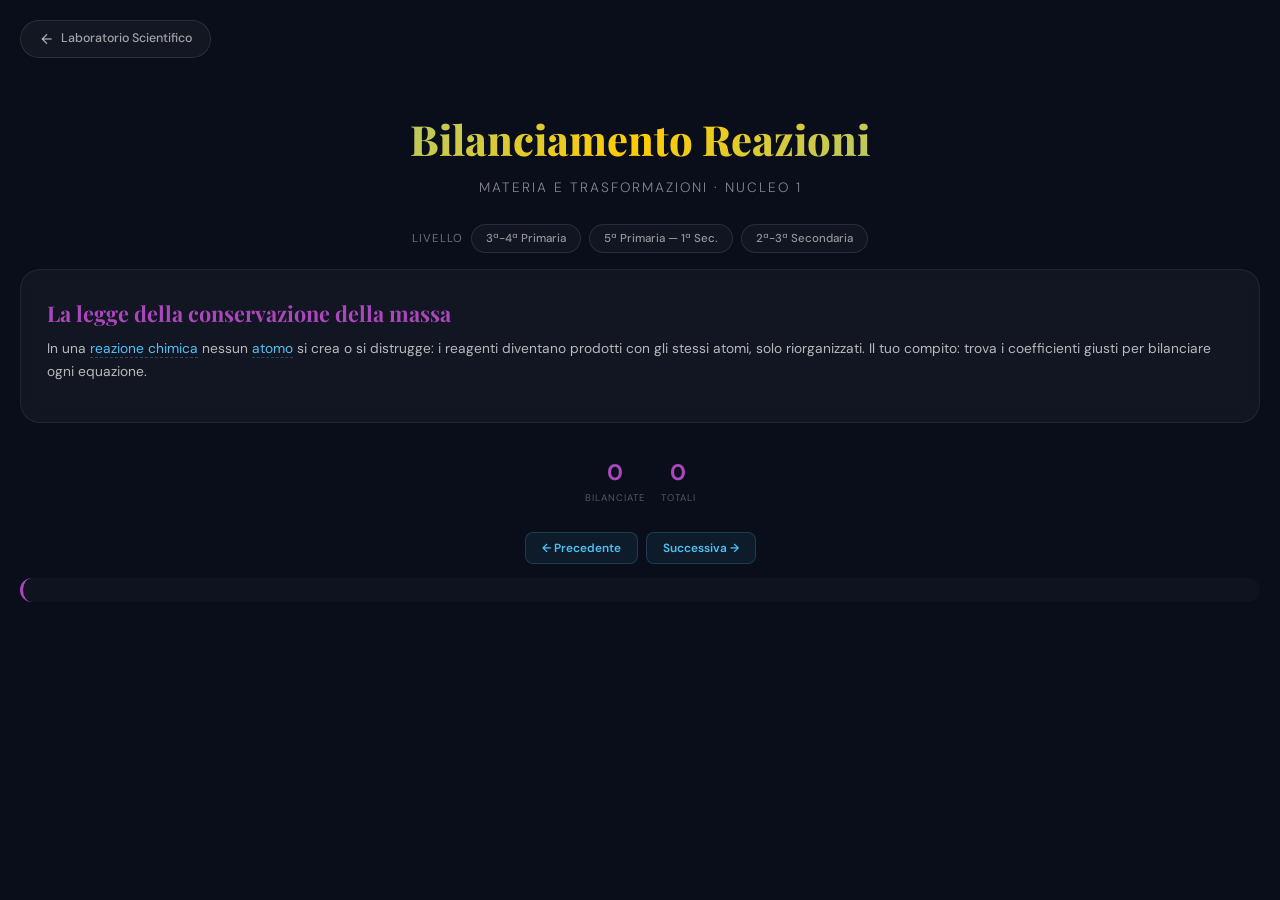
<file: n1-reazioni.html>
<!DOCTYPE html>
<html lang="it">
<head>
<meta charset="UTF-8">
<meta name="viewport" content="width=device-width, initial-scale=1.0">
<title>Bilanciamento Reazioni — Laboratorio Scientifico</title>
<link href="https://fonts.googleapis.com/css2?family=DM+Sans:ital,wght@0,300;0,400;0,500;0,600;0,700;1,400&family=Playfair+Display:wght@600;700;800&display=swap" rel="stylesheet">
<link rel="stylesheet" href="shared.css">
<style>
:root { --nucleo-color: var(--n1); }
.reaction-card {
  background:rgba(255,255,255,.03); border:1px solid rgba(255,255,255,.08);
  border-radius:var(--radius-lg); padding:24px; margin-bottom:14px;
  transition:var(--transition);
}
.reaction-card.solved { border-color:rgba(102,187,106,.4); background:rgba(102,187,106,.04); }
.reaction-card.current { border-color:var(--n1border); }
.r-header { display:flex; justify-content:space-between; align-items:center; margin-bottom:14px; }
.r-header h3 { font-size:1rem; font-weight:600; color:var(--bianco); margin:0; }
.r-badge { padding:3px 10px; border-radius:12px; font-size:.6rem; font-weight:600; text-transform:uppercase; }
.r-badge.todo { background:rgba(255,255,255,.06); color:rgba(255,255,255,.35); }
.r-badge.done { background:rgba(102,187,106,.15); color:#66bb6a; }
.equation-row {
  display:flex; align-items:center; justify-content:center;
  gap:8px; flex-wrap:wrap; padding:20px 0;
  font-size:1.1rem; font-weight:500;
}
.coeff-btn {
  width:36px; height:36px; border-radius:8px;
  border:1.5px solid var(--n1border);
  background:rgba(171,71,188,.08);
  color:var(--n1); font-family:var(--font-body);
  font-size:1.1rem; font-weight:700;
  cursor:pointer; transition:var(--transition);
  display:flex; align-items:center; justify-content:center;
}
.coeff-btn:hover { background:rgba(171,71,188,.2); transform:scale(1.1); }
.formula { font-family:var(--font-body); font-weight:500; color:rgba(255,255,255,.8); font-size:1rem; }
.formula sub { font-size:.7em; }
.plus { color:rgba(255,255,255,.3); margin:0 4px; }
.arrow { color:var(--corona); margin:0 10px; font-size:1.2rem; }
.atom-viz {
  display:flex; justify-content:center; gap:40px;
  padding:16px 0; flex-wrap:wrap;
}
.atom-side { text-align:center; }
.atom-side .side-label { font-size:.6rem; text-transform:uppercase; letter-spacing:1px; color:rgba(255,255,255,.3); margin-bottom:8px; }
.atom-row { display:flex; gap:4px; justify-content:center; flex-wrap:wrap; margin-bottom:4px; }
.atom-ball { width:22px; height:22px; border-radius:50%; display:flex; align-items:center; justify-content:center; font-size:.55rem; font-weight:700; color:#fff; }
.atom-count { font-size:.7rem; margin-top:4px; }
.atom-match { color:#66bb6a; }
.atom-mismatch { color:#ef5350; }
.score-bar { display:flex; align-items:center; justify-content:center; gap:16px; padding:14px 0; }
.score-item { text-align:center; }
.score-item .s-num { font-size:1.4rem; font-weight:700; color:var(--n1); }
.score-item .s-lbl { font-size:.6rem; color:rgba(255,255,255,.3); text-transform:uppercase; letter-spacing:1px; }
.nav-btns { display:flex; gap:8px; justify-content:center; margin-top:12px; }
</style>
</head>
<body>
<div class="stars-container" id="starsContainer"></div>
<div class="app-container">
  <a href="index.html" class="back-btn"><svg viewBox="0 0 24 24" fill="none" stroke="currentColor" stroke-width="2"><line x1="19" y1="12" x2="5" y2="12"/><polyline points="12 19 5 12 12 5"/></svg> Laboratorio Scientifico</a>
  <header class="page-header">
    <h1>Bilanciamento Reazioni</h1>
    <div class="subtitle">Materia e trasformazioni &middot; Nucleo 1</div>
  </header>
  <div class="complexity-bar">
    <span class="complexity-label">Livello</span>
    <button class="complexity-btn" data-level="1" onclick="setLevel(1);loadReaction()">3&ordf;-4&ordf; Primaria</button>
    <button class="complexity-btn" data-level="2" onclick="setLevel(2);loadReaction()">5&ordf; Primaria &mdash; 1&ordf; Sec.</button>
    <button class="complexity-btn" data-level="3" onclick="setLevel(3);loadReaction()">2&ordf;-3&ordf; Secondaria</button>
  </div>

  <div class="section-panel">
    <h2>La legge della conservazione della massa</h2>
    <p>In una <span class="iper" data-iper="reazione-chimica">reazione chimica</span> nessun <span class="iper" data-iper="atomo">atomo</span> si crea o si distrugge: i reagenti diventano prodotti con gli stessi atomi, solo riorganizzati. Il tuo compito: trova i coefficienti giusti per bilanciare ogni equazione.</p>
    <div class="curricolo-box">
      <div class="curricolo-title"><svg viewBox="0 0 24 24" fill="none" stroke="currentColor" stroke-width="2"><path d="M2 3h6a4 4 0 014 4v14a3 3 0 00-3-3H2z"/><path d="M22 3h-6a4 4 0 00-4 4v14a3 3 0 013-3h7z"/></svg> Obiettivi — Indicazioni Nazionali 2025</div>
      <div class="curricolo-obj"><span class="classe-tag tag-sec">Sec.</span> Interpretare le trasformazioni chimiche attraverso reazioni</div>
      <div class="curricolo-obj"><span class="classe-tag tag-sec">Sec.</span> Applicare il metodo scientifico formulando ipotesi e verificandole</div>
    </div>
  </div>

  <div class="score-bar">
    <div class="score-item"><div class="s-num" id="scoreNum">0</div><div class="s-lbl">Bilanciate</div></div>
    <div class="score-item"><div class="s-num" id="totalNum">0</div><div class="s-lbl">Totali</div></div>
  </div>

  <div id="reactionContainer"></div>

  <div class="nav-btns">
    <button class="sim-btn" onclick="prevReaction()">&#8592; Precedente</button>
    <button class="sim-btn" onclick="nextReaction()">Successiva &#8594;</button>
  </div>

  <div class="exp-readout" id="readout" style="margin-top:14px"></div>
</div>

<script src="glossario.js"></script>
<script>
// Atom colors
const ATOM_COLORS = {
  H:'#e0e0e0', O:'#ef5350', C:'#424242', N:'#42a5f5',
  Fe:'#8d6e63', S:'#fdd835', Na:'#ab47bc', Cl:'#66bb6a',
  Ca:'#ff7043', Mg:'#26a69a', Al:'#78909c', P:'#ff8a65',
  K:'#7e57c2', Zn:'#90a4ae', Cu:'#f06292', Ag:'#b0bec5'
};

// Reactions database by level
const REACTIONS = {
  1: [ // 3-4 Primaria: simple, visual
    { name:'L\'acqua', reagents:[{f:'H₂',atoms:{H:2}},{f:'O₂',atoms:{O:2}}], products:[{f:'H₂O',atoms:{H:2,O:1}}], solution:[2,1,2], hint:'L\'idrogeno brucia nell\'aria e forma acqua!' },
    { name:'La ruggine', reagents:[{f:'Fe',atoms:{Fe:1}},{f:'O₂',atoms:{O:2}}], products:[{f:'Fe₂O₃',atoms:{Fe:2,O:3}}], solution:[4,3,2], hint:'Il ferro si combina con l\'ossigeno dell\'aria.' },
    { name:'Il fuoco', reagents:[{f:'C',atoms:{C:1}},{f:'O₂',atoms:{O:2}}], products:[{f:'CO₂',atoms:{C:1,O:2}}], solution:[1,1,1], hint:'Il carbone brucia e produce anidride carbonica.' },
  ],
  2: [ // 5P-1S
    { name:'Fotosintesi', reagents:[{f:'CO₂',atoms:{C:1,O:2}},{f:'H₂O',atoms:{H:2,O:1}}], products:[{f:'C₆H₁₂O₆',atoms:{C:6,H:12,O:6}},{f:'O₂',atoms:{O:2}}], solution:[6,6,1,6], hint:'Le piante trasformano CO₂ e acqua in glucosio e ossigeno.' },
    { name:'Aceto e bicarbonato', reagents:[{f:'NaHCO₃',atoms:{Na:1,H:1,C:1,O:3}},{f:'CH₃COOH',atoms:{C:2,H:4,O:2}}], products:[{f:'NaCH₃COO',atoms:{Na:1,C:2,H:3,O:2}},{f:'H₂O',atoms:{H:2,O:1}},{f:'CO₂',atoms:{C:1,O:2}}], solution:[1,1,1,1,1], hint:'La reazione che fa le bolle!' },
    { name:'Combustione metano', reagents:[{f:'CH₄',atoms:{C:1,H:4}},{f:'O₂',atoms:{O:2}}], products:[{f:'CO₂',atoms:{C:1,O:2}},{f:'H₂O',atoms:{H:2,O:1}}], solution:[1,2,1,2], hint:'Il gas che brucia nella cucina.' },
  ],
  3: [ // 2-3 Secondaria
    { name:'Termite', reagents:[{f:'Fe₂O₃',atoms:{Fe:2,O:3}},{f:'Al',atoms:{Al:1}}], products:[{f:'Al₂O₃',atoms:{Al:2,O:3}},{f:'Fe',atoms:{Fe:1}}], solution:[1,2,1,2], hint:'Reazione esotermica violenta.' },
    { name:'Ammoniaca', reagents:[{f:'N₂',atoms:{N:2}},{f:'H₂',atoms:{H:2}}], products:[{f:'NH₃',atoms:{N:1,H:3}}], solution:[1,3,2], hint:'Processo Haber-Bosch per i fertilizzanti.' },
    { name:'Respirazione cellulare', reagents:[{f:'C₆H₁₂O₆',atoms:{C:6,H:12,O:6}},{f:'O₂',atoms:{O:2}}], products:[{f:'CO₂',atoms:{C:1,O:2}},{f:'H₂O',atoms:{H:2,O:1}}], solution:[1,6,6,6], hint:'L\'inverso della fotosintesi: le cellule bruciano glucosio.' },
    { name:'Neutralizzazione', reagents:[{f:'HCl',atoms:{H:1,Cl:1}},{f:'NaOH',atoms:{Na:1,O:1,H:1}}], products:[{f:'NaCl',atoms:{Na:1,Cl:1}},{f:'H₂O',atoms:{H:2,O:1}}], solution:[1,1,1,1], hint:'Acido + base = sale + acqua.' },
  ]
};

let currentIdx = 0;
let reactions = REACTIONS[1];
let coefficients = [];
let solvedSet = new Set();

function loadReaction(){
  reactions = REACTIONS[currentLevel] || REACTIONS[1];
  if(currentIdx >= reactions.length) currentIdx = 0;
  solvedSet = new Set();
  renderAll();
}

function renderAll(){
  const r = reactions[currentIdx];
  const totalCompounds = r.reagents.length + r.products.length;
  if(!coefficients.length || coefficients.length !== totalCompounds){
    coefficients = new Array(totalCompounds).fill(1);
  }

  const container = document.getElementById('reactionContainer');
  const isSolved = checkBalance(r);
  if(isSolved) solvedSet.add(currentIdx);

  let html = `<div class="reaction-card ${isSolved ? 'solved' : 'current'}">`;
  html += `<div class="r-header"><h3>${r.name}</h3><span class="r-badge ${isSolved ? 'done' : 'todo'}">${isSolved ? 'Bilanciata!' : 'Da bilanciare'}</span></div>`;

  // Equation row
  html += '<div class="equation-row">';
  let ci = 0;
  r.reagents.forEach((rg, i) => {
    if(i > 0) html += '<span class="plus">+</span>';
    html += `<button class="coeff-btn" onclick="cycleCoeff(${ci})">${coefficients[ci]}</button>`;
    html += `<span class="formula">${rg.f}</span>`;
    ci++;
  });
  html += '<span class="arrow">&#10230;</span>';
  r.products.forEach((pr, i) => {
    if(i > 0) html += '<span class="plus">+</span>';
    html += `<button class="coeff-btn" onclick="cycleCoeff(${ci})">${coefficients[ci]}</button>`;
    html += `<span class="formula">${pr.f}</span>`;
    ci++;
  });
  html += '</div>';

  // Atom visualization
  const leftAtoms = countAtoms(r.reagents, coefficients.slice(0, r.reagents.length));
  const rightAtoms = countAtoms(r.products, coefficients.slice(r.reagents.length));
  const allElements = [...new Set([...Object.keys(leftAtoms), ...Object.keys(rightAtoms)])];

  html += '<div class="atom-viz"><div class="atom-side"><div class="side-label">Reagenti</div>';
  allElements.forEach(el => {
    const n = leftAtoms[el] || 0;
    html += '<div class="atom-row">';
    for(let i = 0; i < Math.min(n, 12); i++) html += `<div class="atom-ball" style="background:${ATOM_COLORS[el]||'#999'}">${el}</div>`;
    if(n > 12) html += `<span style="color:rgba(255,255,255,.4);font-size:.7rem">+${n-12}</span>`;
    html += '</div>';
    const match = n === (rightAtoms[el]||0);
    html += `<div class="atom-count ${match?'atom-match':'atom-mismatch'}">${el}: ${n}</div>`;
  });
  html += '</div><div class="atom-side"><div class="side-label">Prodotti</div>';
  allElements.forEach(el => {
    const n = rightAtoms[el] || 0;
    html += '<div class="atom-row">';
    for(let i = 0; i < Math.min(n, 12); i++) html += `<div class="atom-ball" style="background:${ATOM_COLORS[el]||'#999'}">${el}</div>`;
    if(n > 12) html += `<span style="color:rgba(255,255,255,.4);font-size:.7rem">+${n-12}</span>`;
    html += '</div>';
    const match = n === (leftAtoms[el]||0);
    html += `<div class="atom-count ${match?'atom-match':'atom-mismatch'}">${el}: ${n}</div>`;
  });
  html += '</div></div>';
  html += '</div>';

  container.innerHTML = html;

  // Score
  document.getElementById('scoreNum').textContent = solvedSet.size;
  document.getElementById('totalNum').textContent = reactions.length;

  // Readout
  let readout = '';
  if(isSolved){
    readout = `<strong>Perfetto!</strong> La reazione \u00e8 bilanciata: lo stesso numero di ogni tipo di atomo a sinistra e a destra. ${r.hint}`;
  } else {
    readout = `<strong>Suggerimento:</strong> ${r.hint} Clicca sui numeri per cambiare i coefficienti. Ogni tipo di atomo deve avere lo stesso conteggio a sinistra (reagenti) e a destra (prodotti).`;
  }
  if(currentLevel >= 2) readout += '<br><br><strong>Indaga:</strong> La legge di Lavoisier (conservazione della massa, 1789) dice che in una reazione chimica la massa totale dei reagenti \u00e8 uguale a quella dei prodotti. Nessun atomo si crea o si distrugge.';
  if(currentLevel >= 3) readout += '<br><br><strong>Approfondisci:</strong> Il bilanciamento stechiometrico garantisce la conservazione della massa e della carica. I coefficienti stechiometrici indicano i rapporti molari tra le specie chimiche. Per reazioni redox complesse si usa il metodo delle semireazioni (ossidazione + riduzione).';
  document.getElementById('readout').innerHTML = readout;
}

function cycleCoeff(idx){
  coefficients[idx] = coefficients[idx] >= 8 ? 1 : coefficients[idx] + 1;
  renderAll();
}

function countAtoms(compounds, coeffs){
  const result = {};
  compounds.forEach((c, i) => {
    const coeff = coeffs[i] || 1;
    Object.entries(c.atoms).forEach(([el, n]) => {
      result[el] = (result[el] || 0) + n * coeff;
    });
  });
  return result;
}

function checkBalance(r){
  const left = countAtoms(r.reagents, coefficients.slice(0, r.reagents.length));
  const right = countAtoms(r.products, coefficients.slice(r.reagents.length));
  const allEl = new Set([...Object.keys(left), ...Object.keys(right)]);
  for(const el of allEl){
    if((left[el]||0) !== (right[el]||0)) return false;
  }
  // Check not all 1s if solution isn't all 1s
  return true;
}

function nextReaction(){
  currentIdx = (currentIdx + 1) % reactions.length;
  coefficients = [];
  renderAll();
}
function prevReaction(){
  currentIdx = (currentIdx - 1 + reactions.length) % reactions.length;
  coefficients = [];
  renderAll();
}

// Init
document.addEventListener('DOMContentLoaded', () => {
  loadReaction();
});
</script>
</body>
</html>
</file>
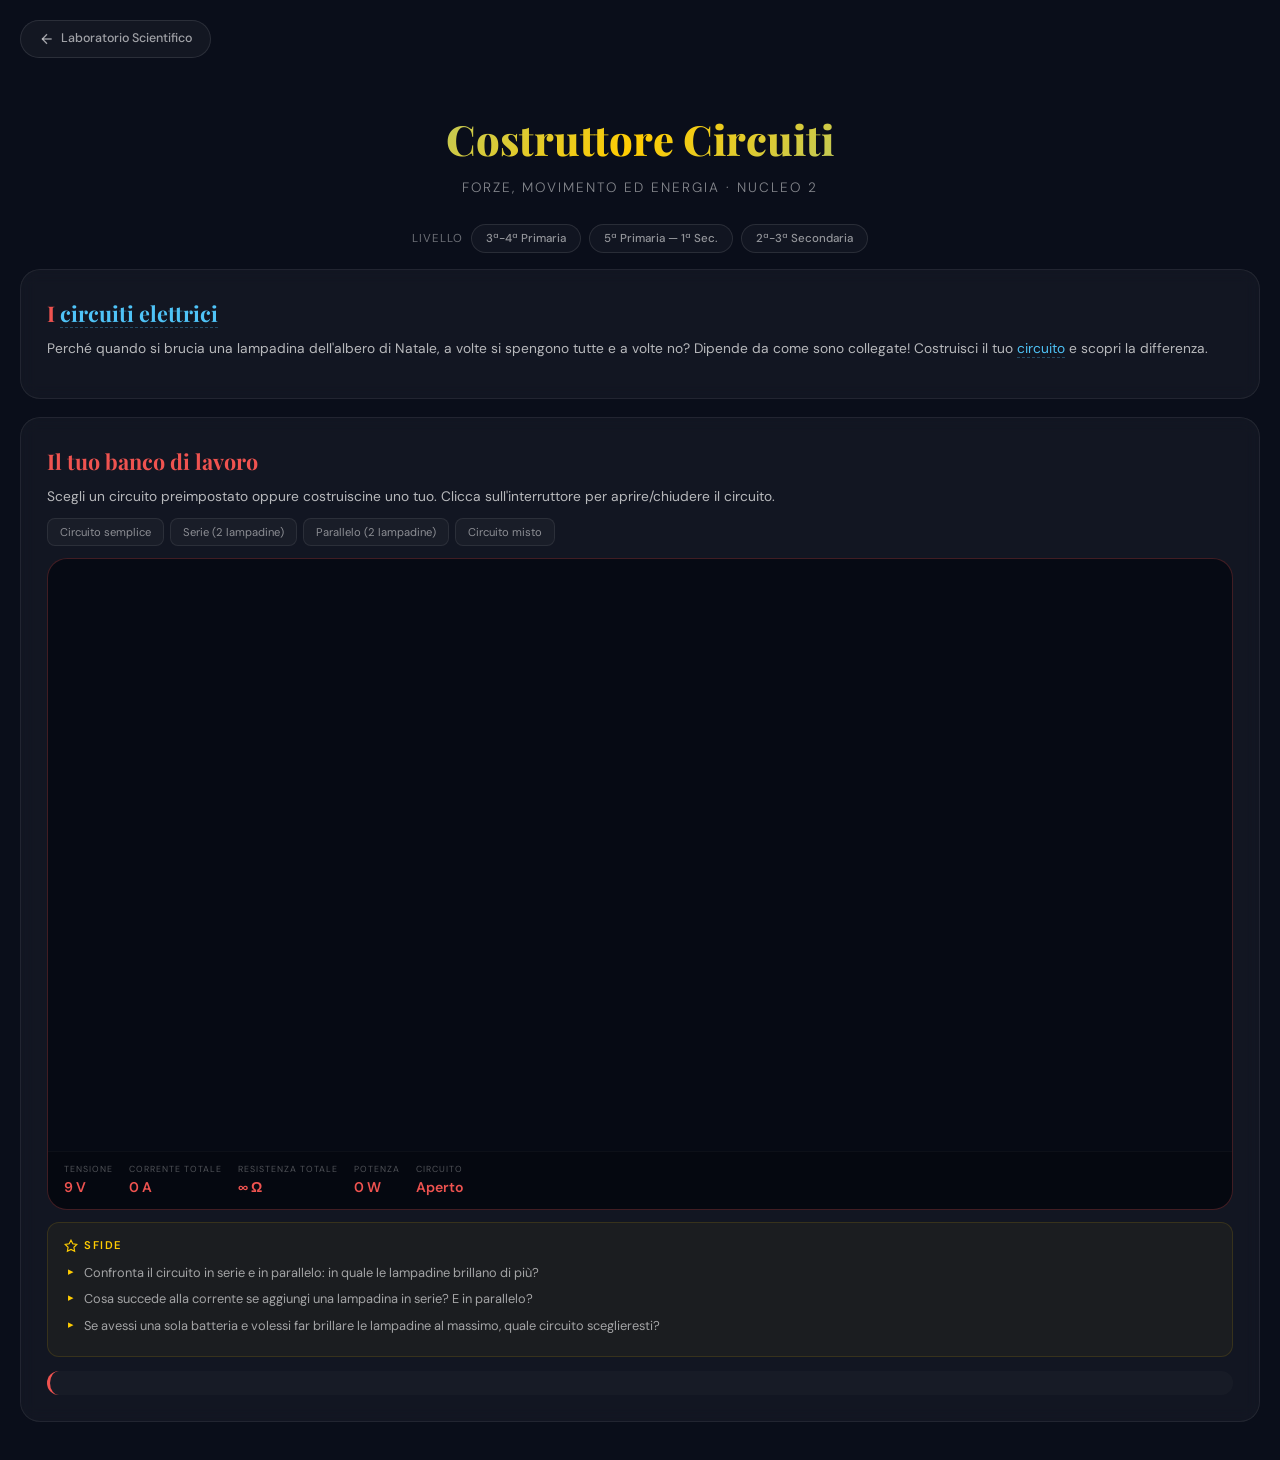
<file: n2-circuiti.html>
<!DOCTYPE html>
<html lang="it">
<head>
<meta charset="UTF-8">
<meta name="viewport" content="width=device-width, initial-scale=1.0">
<title>Costruttore Circuiti — Laboratorio Scientifico</title>
<link href="https://fonts.googleapis.com/css2?family=DM+Sans:ital,wght@0,300;0,400;0,500;0,600;0,700;1,400&family=Playfair+Display:wght@600;700;800&display=swap" rel="stylesheet">
<link rel="stylesheet" href="shared.css">
<style>
:root { --nucleo-color: var(--n2); }
.circuit-area { display:grid; grid-template-columns:1fr; gap:14px; }
.board { position:relative; background:#060a14; border:1px solid var(--n2border); border-radius:var(--radius-lg); min-height:440px; overflow:hidden; }
#circuitCanvas { display:block; width:100%; height:100%; }
.parts-bar { display:flex; gap:8px; padding:12px 16px; background:rgba(0,0,0,.3); border-top:1px solid rgba(255,255,255,.04); flex-wrap:wrap; align-items:center; }
.part-btn { display:flex; align-items:center; gap:6px; padding:7px 14px; border-radius:8px; border:1px solid var(--n2border); background:rgba(239,83,80,.06); color:var(--n2); font-family:var(--font-body); font-size:.72rem; font-weight:600; cursor:pointer; transition:var(--transition); }
.part-btn:hover { background:rgba(239,83,80,.18); }
.part-btn svg { width:16px; height:16px; }
.info-row { display:flex; flex-wrap:wrap; gap:16px; padding:10px 16px; background:rgba(0,0,0,.2); border-top:1px solid rgba(255,255,255,.03); }
.info-row .inf { display:flex; flex-direction:column; }
.info-row .inf .lb { font-size:.55rem; text-transform:uppercase; letter-spacing:1px; color:rgba(255,255,255,.3); }
.info-row .inf .vl { font-size:.88rem; font-weight:600; color:var(--n2); }
.preset-btns { display:flex; gap:6px; flex-wrap:wrap; margin-top:10px; }
.preset-btn { padding:6px 12px; border-radius:8px; border:1px solid rgba(255,255,255,.08); background:rgba(255,255,255,.03); color:rgba(255,255,255,.5); font-family:var(--font-body); font-size:.7rem; cursor:pointer; transition:var(--transition); }
.preset-btn:hover { border-color:var(--n2); color:var(--n2); }
</style>
</head>
<body>
<div class="stars-container" id="starsContainer"></div>
<div class="app-container">
  <a href="index.html" class="back-btn"><svg viewBox="0 0 24 24" fill="none" stroke="currentColor" stroke-width="2"><line x1="19" y1="12" x2="5" y2="12"/><polyline points="12 19 5 12 12 5"/></svg> Laboratorio Scientifico</a>
  <header class="page-header"><h1>Costruttore Circuiti</h1><div class="subtitle">Forze, movimento ed energia &middot; Nucleo 2</div></header>
  <div class="complexity-bar">
    <span class="complexity-label">Livello</span>
    <button class="complexity-btn" data-level="1" onclick="setLevel(1)">3&ordf;-4&ordf; Primaria</button>
    <button class="complexity-btn" data-level="2" onclick="setLevel(2)">5&ordf; Primaria &mdash; 1&ordf; Sec.</button>
    <button class="complexity-btn" data-level="3" onclick="setLevel(3)">2&ordf;-3&ordf; Secondaria</button>
  </div>
  <div class="section-panel">
    <h2>I <span class="iper" data-iper="circuito">circuiti elettrici</span></h2>
    <p>Perché quando si brucia una lampadina dell'albero di Natale, a volte si spengono tutte e a volte no? Dipende da come sono collegate! Costruisci il tuo <span class="iper" data-iper="circuito">circuito</span> e scopri la differenza.</p>
    <div class="curricolo-box">
      <div class="curricolo-title"><svg viewBox="0 0 24 24" fill="none" stroke="currentColor" stroke-width="2"><path d="M2 3h6a4 4 0 014 4v14a3 3 0 00-3-3H2z"/><path d="M22 3h-6a4 4 0 00-4 4v14a3 3 0 013-3h7z"/></svg> Indicazioni 2025</div>
      <div class="curricolo-obj"><span class="classe-tag tag-5p">5&ordf; P</span> Costruire semplici circuiti elettrici con pile e lampadine</div>
      <div class="curricolo-obj"><span class="classe-tag tag-sec">Sec.</span> Sperimentare con circuiti elettrici semplici; <span class="iper" data-iper="energia">conservazione dell'energia</span></div>
    </div>
  </div>
  <div class="section-panel">
    <h2>Il tuo banco di lavoro</h2>
    <p>Scegli un circuito preimpostato oppure costruiscine uno tuo. Clicca sull'interruttore per aprire/chiudere il circuito.</p>
    <div class="preset-btns">
      <button class="preset-btn" onclick="loadPreset('simple')">Circuito semplice</button>
      <button class="preset-btn" onclick="loadPreset('series')">Serie (2 lampadine)</button>
      <button class="preset-btn" onclick="loadPreset('parallel')">Parallelo (2 lampadine)</button>
      <button class="preset-btn" onclick="loadPreset('complex')">Circuito misto</button>
    </div>
    <div class="board" style="margin-top:12px">
      <canvas id="circuitCanvas"></canvas>
      <div class="info-row">
        <div class="inf"><span class="lb">Tensione</span><span class="vl" id="vLabel">9 V</span></div>
        <div class="inf"><span class="lb">Corrente totale</span><span class="vl" id="iLabel">0 A</span></div>
        <div class="inf"><span class="lb">Resistenza totale</span><span class="vl" id="rLabel">0 &Omega;</span></div>
        <div class="inf"><span class="lb">Potenza</span><span class="vl" id="pLabel">0 W</span></div>
        <div class="inf"><span class="lb">Circuito</span><span class="vl" id="cState">Aperto</span></div>
      </div>
    </div>
    <div class="challenge-box"><div class="ch-title"><svg viewBox="0 0 24 24" fill="none" stroke="currentColor" stroke-width="2"><polygon points="12 2 15.09 8.26 22 9.27 17 14.14 18.18 21.02 12 17.77 5.82 21.02 7 14.14 2 9.27 8.91 8.26"/></svg> Sfide</div><div class="challenge-item">Confronta il circuito in serie e in parallelo: in quale le lampadine brillano di più?</div><div class="challenge-item">Cosa succede alla corrente se aggiungi una lampadina in serie? E in parallelo?</div><div class="challenge-item">Se avessi una sola batteria e volessi far brillare le lampadine al massimo, quale circuito sceglieresti?</div></div>
    <div class="exp-readout" id="readout" style="margin-top:14px"></div>
  </div>
</div>
<script src="glossario.js"></script>
<script>
const cv=document.getElementById('circuitCanvas'),cx=cv.getContext('2d');
let W=800, H=400;

// Circuit state
let circuit = {
  type: 'simple', // simple, series, parallel, complex
  voltage: 9,
  switchOn: false,
  bulbs: [{r:30,on:false,x:0,y:0}],
  electrons: [],
};
let animFrame = 0;

function loadPreset(type){
  circuit.type = type;
  circuit.switchOn = false;
  circuit.electrons = [];
  if(type==='simple') circuit.bulbs=[{r:30,on:false}];
  else if(type==='series') circuit.bulbs=[{r:30,on:false},{r:30,on:false}];
  else if(type==='parallel') circuit.bulbs=[{r:20,on:false},{r:20,on:false}];
  else circuit.bulbs=[{r:30,on:false},{r:20,on:false},{r:20,on:false}];
  // Create electrons along the path
  for(let i=0;i<20;i++){
    circuit.electrons.push({t:i/20, speed:0.003});
  }
  updateReadout();
}

// Click to toggle switch
cv.addEventListener('click', e=>{
  const rect=cv.getBoundingClientRect();
  const mx=(e.clientX-rect.left)/rect.width*W;
  const my=(e.clientY-rect.top)/rect.height*H;
  // Switch area
  if(mx>350&&mx<450&&my>310&&my<360){
    circuit.switchOn = !circuit.switchOn;
    circuit.bulbs.forEach(b=>b.on=circuit.switchOn);
    updateReadout();
  }
});

function getCircuitValues(){
  if(!circuit.switchOn) return {I:0,R:Infinity,P:0};
  let R;
  if(circuit.type==='simple') R=circuit.bulbs[0].r;
  else if(circuit.type==='series') R=circuit.bulbs.reduce((s,b)=>s+b.r,0);
  else if(circuit.type==='parallel'){
    const inv=circuit.bulbs.reduce((s,b)=>s+1/b.r,0);
    R=1/inv;
  } else { // complex: first in series, then 2 in parallel
    const parInv=1/circuit.bulbs[1].r+1/circuit.bulbs[2].r;
    R=circuit.bulbs[0].r+1/parInv;
  }
  const I=circuit.voltage/R;
  const P=circuit.voltage*I;
  return {I:+I.toFixed(2),R:+R.toFixed(1),P:+P.toFixed(1)};
}

function updateReadout(){
  const v=getCircuitValues();
  document.getElementById('vLabel').textContent=circuit.voltage+' V';
  document.getElementById('iLabel').textContent=v.I+' A';
  document.getElementById('rLabel').textContent=(v.R===Infinity?'\u221e':v.R)+' \u03a9';
  document.getElementById('pLabel').textContent=v.P+' W';
  document.getElementById('cState').textContent=circuit.switchOn?'Chiuso':'Aperto';

  let rd='';
  if(!circuit.switchOn) rd='<strong>Circuito aperto.</strong> Clicca sull\'interruttore (in basso al centro) per chiudere il circuito e far scorrere la corrente.';
  else {
    const typeNames={simple:'semplice',series:'in serie',parallel:'in parallelo',complex:'misto'};
    rd=`<strong>Circuito ${typeNames[circuit.type]} &mdash; attivo!</strong> La corrente scorre a ${v.I} A. Le palline blu sono gli elettroni che si muovono nel circuito.`;
    if(circuit.type==='series') rd+=' In serie la corrente \u00e8 uguale in ogni punto ma la tensione si divide tra le lampadine.';
    if(circuit.type==='parallel') rd+=' In parallelo la tensione \u00e8 uguale su ogni ramo ma la corrente si divide.';
  }
  if(currentLevel>=2) rd+='<br><br><strong>Indaga:</strong> Legge di Ohm: V = I\u00b7R. In serie: R_tot = R\u2081+R\u2082. In parallelo: 1/R_tot = 1/R\u2081+1/R\u2082. La potenza P = V\u00b7I indica quanta energia il circuito consuma al secondo.';
  if(currentLevel>=3) rd+='<br><br><strong>Approfondisci:</strong> Leggi di Kirchhoff: KCL (\u03a3I in un nodo = 0) e KVL (\u03a3V in un anello = 0). P = I\u00b2R = V\u00b2/R. La resistivit\u00e0 \u03c1 dipende dal materiale: R = \u03c1L/A.';
  document.getElementById('readout').innerHTML=rd;
}

function draw(){
  animFrame++;
  const rect=cv.parentElement.getBoundingClientRect();
  const dpr=window.devicePixelRatio||1;
  W=rect.width; H=420;
  cv.width=W*dpr; cv.height=H*dpr;
  cx.scale(dpr,dpr);
  cx.fillStyle='#050810'; cx.fillRect(0,0,W,H);

  const midX=W/2, midY=H/2-20;
  const hw=Math.min(300,W*0.38), hh=120;

  // Wire path (rectangle)
  const path=[
    {x:midX-hw,y:midY-hh}, // top-left
    {x:midX+hw,y:midY-hh}, // top-right
    {x:midX+hw,y:midY+hh}, // bottom-right
    {x:midX-hw,y:midY+hh}, // bottom-left
  ];

  // Draw wires
  cx.strokeStyle=circuit.switchOn?'rgba(239,83,80,.4)':'rgba(255,255,255,.1)';
  cx.lineWidth=3;
  cx.beginPath();
  cx.moveTo(path[0].x,path[0].y);
  path.forEach(p=>cx.lineTo(p.x,p.y));
  cx.closePath();
  cx.stroke();

  // Battery (left side)
  const bx=midX-hw-2, by=midY;
  cx.fillStyle='rgba(0,0,0,.4)';
  cx.fillRect(bx-15,by-30,30,60);
  cx.strokeStyle='rgba(255,255,255,.2)';cx.lineWidth=1;
  cx.strokeRect(bx-15,by-30,30,60);
  // + -
  cx.fillStyle='#ef5350';cx.font='bold 14px DM Sans';cx.textAlign='center';
  cx.fillText('+',bx,by-18);
  cx.fillStyle='#4fc3f7';
  cx.fillText('\u2013',bx,by+24);
  cx.fillStyle='rgba(255,255,255,.3)';cx.font='9px DM Sans';
  cx.fillText(circuit.voltage+'V',bx,by+45);

  // Bulbs
  const bulbPositions=[];
  if(circuit.type==='simple'){
    bulbPositions.push({x:midX+hw,y:midY});
  } else if(circuit.type==='series'){
    bulbPositions.push({x:midX,y:midY-hh});
    bulbPositions.push({x:midX+hw,y:midY});
  } else if(circuit.type==='parallel'){
    bulbPositions.push({x:midX+hw,y:midY-hh/2});
    bulbPositions.push({x:midX+hw,y:midY+hh/2});
    // Draw parallel branch
    cx.strokeStyle=circuit.switchOn?'rgba(239,83,80,.3)':'rgba(255,255,255,.08)';
    cx.lineWidth=2;
    cx.beginPath();
    cx.moveTo(midX+hw-40,midY-hh);cx.lineTo(midX+hw,midY-hh/2);
    cx.stroke();
    cx.beginPath();
    cx.moveTo(midX+hw,midY+hh/2);cx.lineTo(midX+hw-40,midY+hh);
    cx.stroke();
    cx.beginPath();
    cx.moveTo(midX+hw+40,midY-hh);cx.lineTo(midX+hw,midY-hh/2);
    cx.stroke();
    cx.beginPath();
    cx.moveTo(midX+hw,midY+hh/2);cx.lineTo(midX+hw+40,midY+hh);
    cx.stroke();
  } else { // complex
    bulbPositions.push({x:midX,y:midY-hh});
    bulbPositions.push({x:midX+hw,y:midY-hh/2});
    bulbPositions.push({x:midX+hw,y:midY+hh/2});
  }

  circuit.bulbs.forEach((b,i)=>{
    const bp=bulbPositions[i]||{x:midX,y:midY};
    b.x=bp.x; b.y=bp.y;
    // Glow
    if(circuit.switchOn){
      const glow=cx.createRadialGradient(bp.x,bp.y,0,bp.x,bp.y,40);
      glow.addColorStop(0,'rgba(255,204,2,.2)');
      glow.addColorStop(1,'transparent');
      cx.fillStyle=glow;
      cx.beginPath();cx.arc(bp.x,bp.y,40,0,Math.PI*2);cx.fill();
    }
    // Bulb
    cx.beginPath();cx.arc(bp.x,bp.y,16,0,Math.PI*2);
    cx.fillStyle=circuit.switchOn?'rgba(255,204,2,.6)':'rgba(255,255,255,.08)';
    cx.fill();
    cx.strokeStyle=circuit.switchOn?'rgba(255,204,2,.8)':'rgba(255,255,255,.15)';
    cx.lineWidth=2;cx.stroke();
    // Filament
    cx.beginPath();
    cx.moveTo(bp.x-6,bp.y+8);cx.lineTo(bp.x-3,bp.y-6);cx.lineTo(bp.x+3,bp.y+4);cx.lineTo(bp.x+6,bp.y-8);
    cx.strokeStyle=circuit.switchOn?'#ffcc02':'rgba(255,255,255,.15)';
    cx.lineWidth=1.5;cx.stroke();
    // Label
    cx.fillStyle='rgba(255,255,255,.3)';cx.font='9px DM Sans';cx.textAlign='center';
    cx.fillText(b.r+'\u03a9',bp.x,bp.y+30);
  });

  // Switch (bottom center)
  const sx=midX, sy=midY+hh+20;
  cx.fillStyle='rgba(0,0,0,.3)';
  cx.beginPath();cx.roundRect(sx-40,sy-15,80,30,8);cx.fill();
  cx.strokeStyle=circuit.switchOn?'rgba(102,187,106,.5)':'rgba(255,255,255,.15)';
  cx.lineWidth=1.5;
  cx.beginPath();cx.roundRect(sx-40,sy-15,80,30,8);cx.stroke();
  // Handle
  if(circuit.switchOn){
    cx.fillStyle='rgba(102,187,106,.3)';
    cx.fillRect(sx-30,sy-8,60,16);
    cx.fillStyle='#66bb6a';cx.font='bold 10px DM Sans';
    cx.fillText('ON',sx,sy+4);
  } else {
    cx.fillStyle='rgba(239,83,80,.15)';
    cx.fillRect(sx-20,sy-8,20,16);
    cx.fillStyle='rgba(239,83,80,.6)';cx.font='bold 10px DM Sans';
    cx.fillText('OFF',sx,sy+4);
  }
  cx.fillStyle='rgba(255,255,255,.2)';cx.font='8px DM Sans';
  cx.fillText('clicca per commutare',sx,sy+28);

  // Electrons
  if(circuit.switchOn){
    const vals=getCircuitValues();
    const speed=Math.min(0.012, vals.I*0.004);
    circuit.electrons.forEach(el=>{
      el.t=(el.t+speed)%1;
      const idx=Math.floor(el.t*4);
      const frac=el.t*4-idx;
      const p1=path[idx], p2=path[(idx+1)%4];
      const ex=p1.x+(p2.x-p1.x)*frac;
      const ey=p1.y+(p2.y-p1.y)*frac;
      cx.beginPath();cx.arc(ex,ey,3,0,Math.PI*2);
      cx.fillStyle='rgba(79,195,247,.7)';cx.fill();
      cx.beginPath();cx.arc(ex,ey,6,0,Math.PI*2);
      cx.fillStyle='rgba(79,195,247,.15)';cx.fill();
    });
  }

  requestAnimationFrame(draw);
}

loadPreset('simple');
setTimeout(draw,150);
</script>
</body>
</html>
</file>
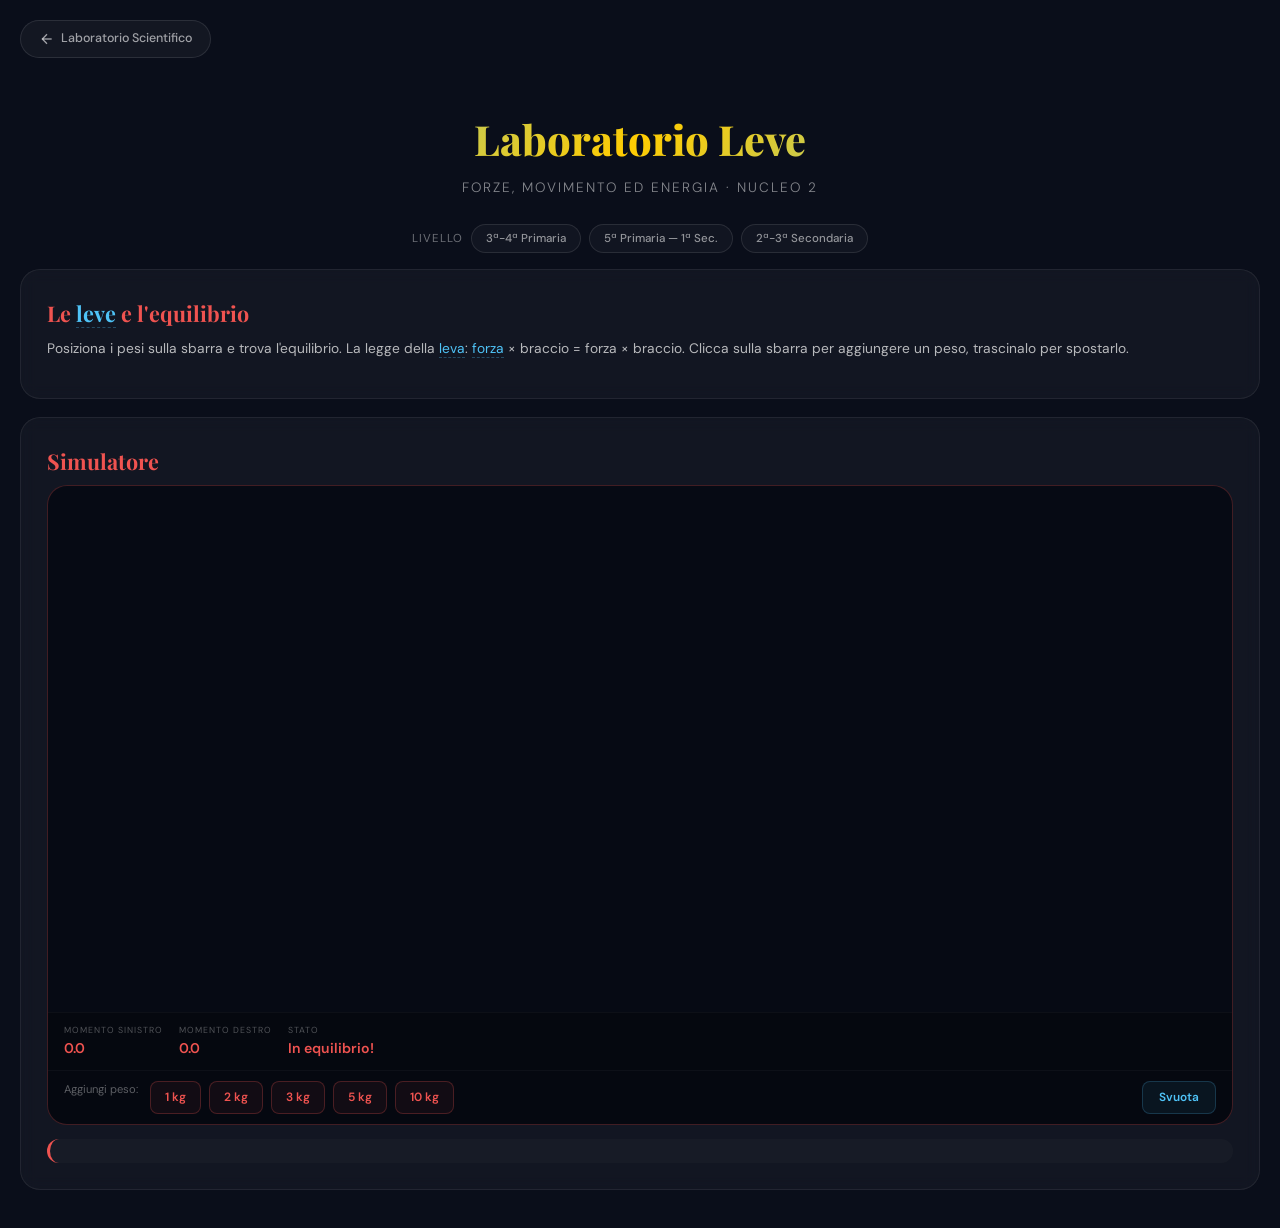
<file: n2-leve.html>
<!DOCTYPE html>
<html lang="it">
<head>
<meta charset="UTF-8">
<meta name="viewport" content="width=device-width, initial-scale=1.0">
<title>Laboratorio Leve — Laboratorio Scientifico</title>
<link href="https://fonts.googleapis.com/css2?family=DM+Sans:ital,wght@0,300;0,400;0,500;0,600;0,700;1,400&family=Playfair+Display:wght@600;700;800&display=swap" rel="stylesheet">
<link rel="stylesheet" href="shared.css">
<style>
:root { --nucleo-color: var(--n2); }
.sim-box { position:relative; border-radius:var(--radius-lg); overflow:hidden; background:#060a14; border:1px solid var(--n2border); }
#leverCanvas { display:block; width:100%; cursor:grab; }
#leverCanvas:active { cursor:grabbing; }
.ctrl-row { display:flex; flex-wrap:wrap; gap:10px; padding:12px 16px; background:rgba(0,0,0,.3); border-top:1px solid rgba(255,255,255,.04); align-items:center; }
.ctrl-row label { font-size:.72rem; color:rgba(255,255,255,.45); }
.ctrl-row select { padding:5px 10px; border-radius:6px; border:1px solid var(--n2border); background:rgba(239,83,80,.08); color:var(--n2); font-family:var(--font-body); font-size:.75rem; }
.info-strip { display:flex; flex-wrap:wrap; gap:16px; padding:10px 16px; background:rgba(0,0,0,.25); border-top:1px solid rgba(255,255,255,.03); }
.info-strip .inf { display:flex; flex-direction:column; }
.info-strip .inf .lb { font-size:.55rem; text-transform:uppercase; letter-spacing:1px; color:rgba(255,255,255,.3); }
.info-strip .inf .vl { font-size:.88rem; font-weight:600; color:var(--n2); }
.weight-palette { display:flex; gap:8px; flex-wrap:wrap; padding:10px 16px; background:rgba(0,0,0,.2); border-top:1px solid rgba(255,255,255,.03); }
.w-item { padding:6px 14px; border-radius:8px; border:1px solid var(--n2border); background:rgba(239,83,80,.06); color:var(--n2); font-size:.75rem; font-weight:600; cursor:pointer; transition:var(--transition); }
.w-item:hover { background:rgba(239,83,80,.18); transform:scale(1.05); }
</style>
</head>
<body>
<div class="stars-container" id="starsContainer"></div>
<div class="app-container">
  <a href="index.html" class="back-btn"><svg viewBox="0 0 24 24" fill="none" stroke="currentColor" stroke-width="2"><line x1="19" y1="12" x2="5" y2="12"/><polyline points="12 19 5 12 12 5"/></svg> Laboratorio Scientifico</a>
  <header class="page-header"><h1>Laboratorio Leve</h1><div class="subtitle">Forze, movimento ed energia &middot; Nucleo 2</div></header>
  <div class="complexity-bar">
    <span class="complexity-label">Livello</span>
    <button class="complexity-btn" data-level="1" onclick="setLevel(1)">3&ordf;-4&ordf; Primaria</button>
    <button class="complexity-btn" data-level="2" onclick="setLevel(2)">5&ordf; Primaria &mdash; 1&ordf; Sec.</button>
    <button class="complexity-btn" data-level="3" onclick="setLevel(3)">2&ordf;-3&ordf; Secondaria</button>
  </div>
  <div class="section-panel">
    <h2>Le <span class="iper" data-iper="leva">leve</span> e l'equilibrio</h2>
    <p>Posiziona i pesi sulla sbarra e trova l'equilibrio. La legge della <span class="iper" data-iper="leva">leva</span>: <span class="iper" data-iper="forza">forza</span> &times; braccio = forza &times; braccio. Clicca sulla sbarra per aggiungere un peso, trascinalo per spostarlo.</p>
    <div class="curricolo-box">
      <div class="curricolo-title"><svg viewBox="0 0 24 24" fill="none" stroke="currentColor" stroke-width="2"><path d="M2 3h6a4 4 0 014 4v14a3 3 0 00-3-3H2z"/><path d="M22 3h-6a4 4 0 00-4 4v14a3 3 0 013-3h7z"/></svg> Indicazioni 2025</div>
      <div class="curricolo-obj"><span class="classe-tag tag-3p">3&ordf; P</span> Osservare e descrivere il moto degli oggetti con piani inclinati, molle, pendoli</div>
      <div class="curricolo-obj"><span class="classe-tag tag-5p">5&ordf; P</span> Sperimentare la gravit&agrave;, osservare velocit&agrave; di caduta</div>
      <div class="curricolo-obj"><span class="classe-tag tag-sec">Sec.</span> Applicare concetti fisici fondamentali; piano inclinato, galleggiamento</div>
    </div>
  </div>
  <div class="section-panel">
    <h2>Simulatore</h2>
    <div class="sim-box">
      <canvas id="leverCanvas" width="900" height="400"></canvas>
      <div class="info-strip">
        <div class="inf"><span class="lb">Momento sinistro</span><span class="vl" id="mLeft">0</span></div>
        <div class="inf"><span class="lb">Momento destro</span><span class="vl" id="mRight">0</span></div>
        <div class="inf"><span class="lb">Stato</span><span class="vl" id="balState">Aggiungi pesi</span></div>
      </div>
      <div class="weight-palette">
        <span style="font-size:.7rem;color:rgba(255,255,255,.35);margin-right:4px">Aggiungi peso:</span>
        <div class="w-item" onclick="addWeight(1)">1 kg</div>
        <div class="w-item" onclick="addWeight(2)">2 kg</div>
        <div class="w-item" onclick="addWeight(3)">3 kg</div>
        <div class="w-item" onclick="addWeight(5)">5 kg</div>
        <div class="w-item" onclick="addWeight(10)">10 kg</div>
        <button class="sim-btn" onclick="clearWeights()" style="margin-left:auto">Svuota</button>
      </div>
    </div>
    <div class="exp-readout" id="readout" style="margin-top:14px"></div>
  </div>
</div>
<script src="glossario.js"></script>
<script>
const cv=document.getElementById('leverCanvas'), cx=cv.getContext('2d');
const W=900, H=400;
const FULCRUM_X=450, FULCRUM_Y=280, BAR_LEN=360;

let weights=[]; // {mass, posX (relative to fulcrum, -1 to 1)}
let dragging=null, dragOffX=0;
let angle=0, angVel=0;

function addWeight(m){
  const side=Math.random()>.5?1:-1;
  weights.push({mass:m, pos:side*(0.3+Math.random()*0.5)});
  updatePhysics();
}
function clearWeights(){ weights=[]; angle=0; angVel=0; }

// Physics
function updatePhysics(){
  let torque=0;
  weights.forEach(w=>{ torque += w.mass * w.pos * BAR_LEN; });
  angVel += torque * 0.00003;
  angVel *= 0.92;
  angle += angVel;
  angle = Math.max(-0.35, Math.min(0.35, angle));

  const mL=weights.filter(w=>w.pos<0).reduce((s,w)=>s+Math.abs(w.pos*w.mass),0).toFixed(1);
  const mR=weights.filter(w=>w.pos>0).reduce((s,w)=>s+w.pos*w.mass,0).toFixed(1);
  document.getElementById('mLeft').textContent=mL;
  document.getElementById('mRight').textContent=mR;
  const diff=Math.abs(mL-mR);
  document.getElementById('balState').textContent=diff<0.1?'In equilibrio!':diff<0.5?'Quasi...':'Sbilanciata';

  // Readout
  let rd='<strong>Posiziona i pesi</strong> cliccandoli dalla barra in basso. Trascinali sulla sbarra per spostarli. L\'obiettivo: trovare l\'equilibrio (momento sinistro = momento destro).';
  if(weights.length>0 && diff<0.1) rd='<strong>Equilibrio raggiunto!</strong> Forza &times; braccio a sinistra = Forza &times; braccio a destra. Prova ad aggiungere un peso e riequilibrare!';
  if(currentLevel>=2) rd+='<br><br><strong>Indaga:</strong> La legge della leva: F\u2081\u00b7b\u2081 = F\u2082\u00b7b\u2082. Il momento torcente (\u03c4 = F\u00b7d) misura la capacit\u00e0 di una forza di far ruotare un oggetto. Esistono 3 generi di leva.';
  if(currentLevel>=3) rd+='<br><br><strong>Approfondisci:</strong> Equilibrio statico: \u03a3F=0 e \u03a3\u03c4=0. Il vantaggio meccanico VM = F_resistente/F_motrice = b_motrice/b_resistente. Il principio dei lavori virtuali generalizza: in equilibrio \u03b4W=0.';
  document.getElementById('readout').innerHTML=rd;
}

// Drag
cv.addEventListener('mousedown',e=>{
  const rect=cv.getBoundingClientRect(), scX=W/rect.width, scY=H/rect.height;
  const mx=(e.clientX-rect.left)*scX, my=(e.clientY-rect.top)*scY;
  weights.forEach((w,i)=>{
    const wx=FULCRUM_X+w.pos*BAR_LEN*Math.cos(angle);
    const wy=FULCRUM_Y-w.pos*BAR_LEN*Math.sin(angle)-20;
    if(Math.abs(mx-wx)<20&&Math.abs(my-wy)<25){dragging=i;dragOffX=mx-wx;}
  });
});
cv.addEventListener('mousemove',e=>{
  if(dragging===null)return;
  const rect=cv.getBoundingClientRect(), mx=(e.clientX-rect.left)*(W/rect.width);
  const newPos=(mx-dragOffX-FULCRUM_X)/(BAR_LEN);
  weights[dragging].pos=Math.max(-0.95,Math.min(0.95,newPos));
});
cv.addEventListener('mouseup',()=>{dragging=null;});
cv.addEventListener('mouseleave',()=>{dragging=null;});
// Touch
cv.addEventListener('touchstart',e=>{e.preventDefault();const t=e.touches[0];const me=new MouseEvent('mousedown',{clientX:t.clientX,clientY:t.clientY});cv.dispatchEvent(me);},{passive:false});
cv.addEventListener('touchmove',e=>{e.preventDefault();const t=e.touches[0];const me=new MouseEvent('mousemove',{clientX:t.clientX,clientY:t.clientY});cv.dispatchEvent(me);},{passive:false});
cv.addEventListener('touchend',()=>{dragging=null;});

function draw(){
  updatePhysics();
  const dpr=window.devicePixelRatio||1;
  cv.width=cv.offsetWidth*dpr; cv.height=(cv.offsetWidth/W*H)*dpr;
  cx.scale(dpr,dpr);
  const sc=cv.offsetWidth/W;
  cx.save(); cx.scale(sc,sc);
  cx.fillStyle='#050810'; cx.fillRect(0,0,W,H);

  // Fulcrum triangle
  cx.beginPath();
  cx.moveTo(FULCRUM_X,FULCRUM_Y);
  cx.lineTo(FULCRUM_X-25,FULCRUM_Y+40);
  cx.lineTo(FULCRUM_X+25,FULCRUM_Y+40);
  cx.closePath();
  cx.fillStyle='rgba(239,83,80,.15)';
  cx.fill();
  cx.strokeStyle='rgba(239,83,80,.4)';
  cx.lineWidth=2;
  cx.stroke();
  cx.fillStyle='rgba(255,255,255,.3)';
  cx.font='9px DM Sans';cx.textAlign='center';
  cx.fillText('Fulcro',FULCRUM_X,FULCRUM_Y+55);

  // Bar
  cx.save();
  cx.translate(FULCRUM_X,FULCRUM_Y);
  cx.rotate(-angle);
  cx.fillStyle='rgba(255,255,255,.12)';
  cx.fillRect(-BAR_LEN,-4,BAR_LEN*2,8);
  cx.strokeStyle='rgba(255,255,255,.2)';
  cx.lineWidth=1;
  cx.strokeRect(-BAR_LEN,-4,BAR_LEN*2,8);
  // Marks
  for(let i=-10;i<=10;i++){
    const mx=i*BAR_LEN/10;
    cx.fillStyle=i===0?'rgba(239,83,80,.5)':'rgba(255,255,255,.15)';
    cx.fillRect(mx,-8,1,16);
    if(i%2===0&&i!==0){
      cx.fillStyle='rgba(255,255,255,.2)';
      cx.font='8px DM Sans';cx.textAlign='center';
      cx.fillText(Math.abs(i*10)+'cm',mx,20);
    }
  }

  // Weights
  weights.forEach((w,i)=>{
    const wx=w.pos*BAR_LEN;
    const wh=15+w.mass*3;
    const ww=20+w.mass*2;
    const g=cx.createLinearGradient(wx-ww/2,-8-wh,wx+ww/2,-8);
    g.addColorStop(0,'rgba(239,83,80,.6)');
    g.addColorStop(1,'rgba(239,83,80,.3)');
    cx.fillStyle=g;
    cx.beginPath();
    cx.roundRect(wx-ww/2,-8-wh,ww,wh,4);
    cx.fill();
    cx.strokeStyle='rgba(239,83,80,.5)';
    cx.lineWidth=1;
    cx.stroke();
    cx.fillStyle='#fff';
    cx.font='bold 11px DM Sans';cx.textAlign='center';
    cx.fillText(w.mass+'kg',wx,-8-wh/2+4);
  });

  cx.restore();

  // Ground
  cx.fillStyle='rgba(255,255,255,.04)';
  cx.fillRect(0,FULCRUM_Y+42,W,H-FULCRUM_Y-42);

  // Distance labels
  cx.fillStyle='rgba(255,255,255,.15)';
  cx.font='9px DM Sans';cx.textAlign='center';
  cx.fillText('\u2190 Braccio sinistro',FULCRUM_X-BAR_LEN/2,FULCRUM_Y+70);
  cx.fillText('Braccio destro \u2192',FULCRUM_X+BAR_LEN/2,FULCRUM_Y+70);

  cx.restore();
  requestAnimationFrame(draw);
}
setTimeout(draw,150);
</script>
</body>
</html>
</file>
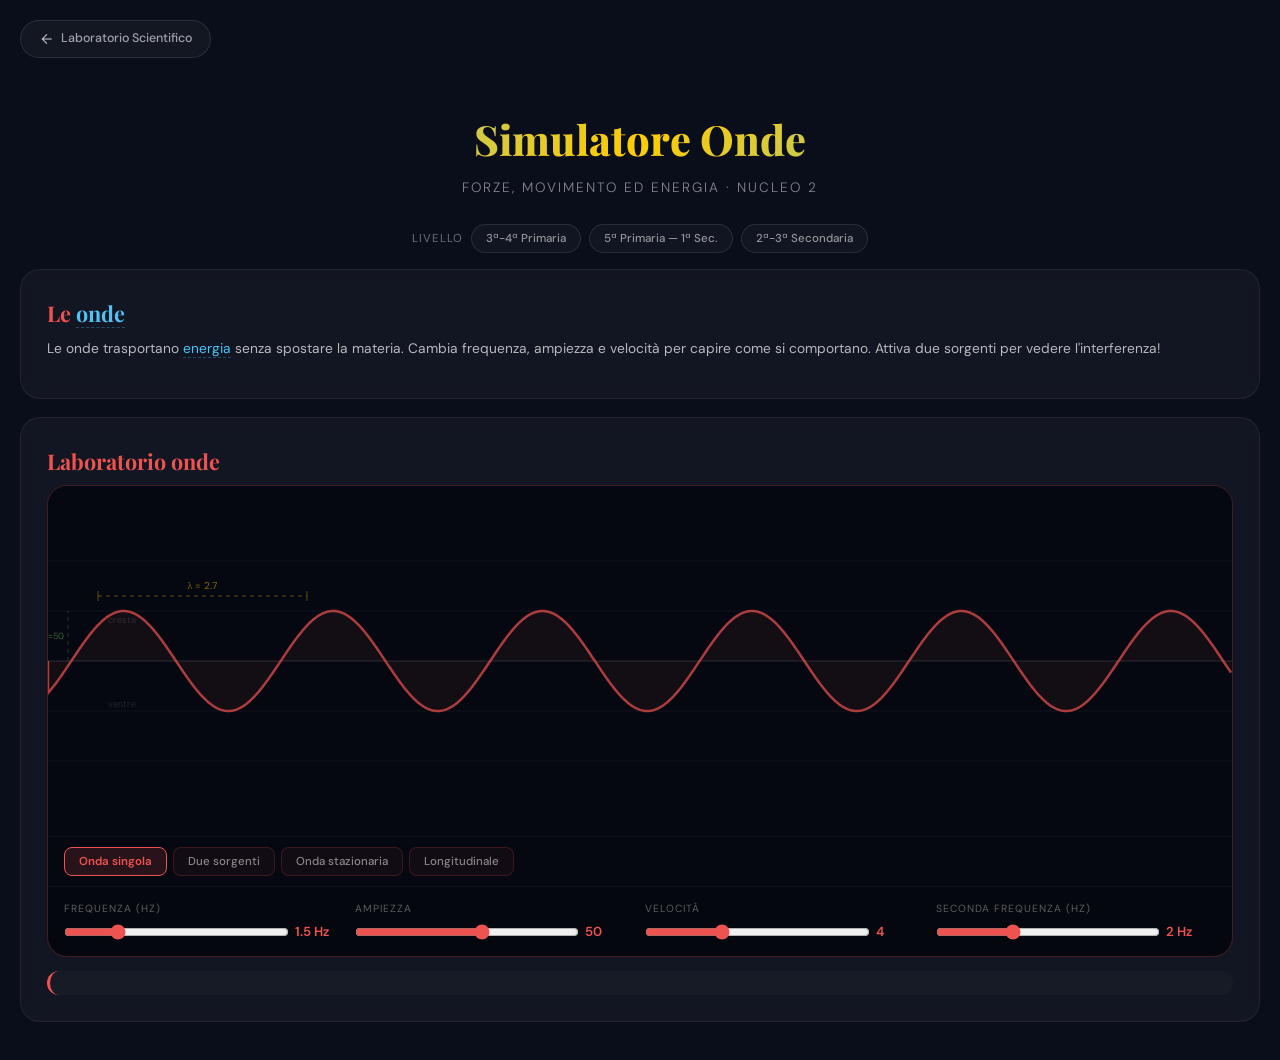
<file: n2-onde.html>
<!DOCTYPE html>
<html lang="it">
<head>
<meta charset="UTF-8">
<meta name="viewport" content="width=device-width, initial-scale=1.0">
<title>Simulatore Onde — Laboratorio Scientifico</title>
<link href="https://fonts.googleapis.com/css2?family=DM+Sans:ital,wght@0,300;0,400;0,500;0,600;0,700;1,400&family=Playfair+Display:wght@600;700;800&display=swap" rel="stylesheet">
<link rel="stylesheet" href="shared.css">
<style>
:root { --nucleo-color: var(--n2); }
.sim-box { border-radius:var(--radius-lg); overflow:hidden; background:#060a14; border:1px solid var(--n2border); }
#waveCanvas { display:block; width:100%; }
.ctrl-grid { display:grid; grid-template-columns:repeat(auto-fit,minmax(200px,1fr)); gap:10px; padding:14px 16px; background:rgba(0,0,0,.3); border-top:1px solid rgba(255,255,255,.04); }
.ctrl-item { display:flex; flex-direction:column; gap:4px; }
.ctrl-item label { font-size:.65rem; color:rgba(255,255,255,.35); text-transform:uppercase; letter-spacing:1px; }
.ctrl-item .ctrl-row-inner { display:flex; align-items:center; gap:6px; }
.ctrl-item input[type="range"] { flex:1; accent-color:var(--n2); }
.ctrl-item .val { font-size:.82rem; color:var(--n2); font-weight:600; min-width:50px; }
.mode-bar { display:flex; gap:6px; padding:10px 16px; background:rgba(0,0,0,.2); border-top:1px solid rgba(255,255,255,.03); flex-wrap:wrap; }
.mode-btn { padding:6px 14px; border-radius:8px; border:1px solid rgba(239,83,80,.2); background:rgba(239,83,80,.05); color:rgba(255,255,255,.5); font-family:var(--font-body); font-size:.72rem; font-weight:500; cursor:pointer; transition:var(--transition); }
.mode-btn:hover { border-color:var(--n2); color:var(--n2); }
.mode-btn.active { background:rgba(239,83,80,.15); border-color:var(--n2); color:var(--n2); font-weight:600; }
</style>
</head>
<body>
<div class="stars-container" id="starsContainer"></div>
<div class="app-container">
  <a href="index.html" class="back-btn"><svg viewBox="0 0 24 24" fill="none" stroke="currentColor" stroke-width="2"><line x1="19" y1="12" x2="5" y2="12"/><polyline points="12 19 5 12 12 5"/></svg> Laboratorio Scientifico</a>
  <header class="page-header"><h1>Simulatore Onde</h1><div class="subtitle">Forze, movimento ed energia &middot; Nucleo 2</div></header>
  <div class="complexity-bar">
    <span class="complexity-label">Livello</span>
    <button class="complexity-btn" data-level="1" onclick="setLevel(1)">3&ordf;-4&ordf; Primaria</button>
    <button class="complexity-btn" data-level="2" onclick="setLevel(2)">5&ordf; Primaria &mdash; 1&ordf; Sec.</button>
    <button class="complexity-btn" data-level="3" onclick="setLevel(3)">2&ordf;-3&ordf; Secondaria</button>
  </div>
  <div class="section-panel">
    <h2>Le <span class="iper" data-iper="onde">onde</span></h2>
    <p>Le onde trasportano <span class="iper" data-iper="energia">energia</span> senza spostare la materia. Cambia frequenza, ampiezza e velocit&agrave; per capire come si comportano. Attiva due sorgenti per vedere l'interferenza!</p>
    <div class="curricolo-box">
      <div class="curricolo-title"><svg viewBox="0 0 24 24" fill="none" stroke="currentColor" stroke-width="2"><path d="M2 3h6a4 4 0 014 4v14a3 3 0 00-3-3H2z"/><path d="M22 3h-6a4 4 0 00-4 4v14a3 3 0 013-3h7z"/></svg> Indicazioni 2025</div>
      <div class="curricolo-obj"><span class="classe-tag tag-3p">3&ordf; P</span> Sperimentare il suono come effetto di una vibrazione</div>
      <div class="curricolo-obj"><span class="classe-tag tag-5p">5&ordf; P</span> Collegare vibrazioni e propriet&agrave; della <span class="iper" data-iper="luce">luce</span> alle percezioni sensoriali</div>
      <div class="curricolo-obj"><span class="classe-tag tag-sec">Sec.</span> Studiare propagazione delle onde luminose; diffrazione, interferenza, polarizzazione</div>
    </div>
  </div>
  <div class="section-panel">
    <h2>Laboratorio onde</h2>
    <div class="sim-box">
      <canvas id="waveCanvas" width="900" height="350"></canvas>
      <div class="mode-bar">
        <button class="mode-btn active" onclick="setMode('single')" id="mSingle">Onda singola</button>
        <button class="mode-btn" onclick="setMode('two')" id="mTwo">Due sorgenti</button>
        <button class="mode-btn" onclick="setMode('standing')" id="mStanding">Onda stazionaria</button>
        <button class="mode-btn" onclick="setMode('longitudinal')" id="mLong">Longitudinale</button>
      </div>
      <div class="ctrl-grid">
        <div class="ctrl-item">
          <label>Frequenza (Hz)</label>
          <div class="ctrl-row-inner">
            <input type="range" id="freq" min="0.5" max="5" step="0.1" value="1.5" oninput="document.getElementById('freqV').textContent=this.value+' Hz'">
            <span class="val" id="freqV">1.5 Hz</span>
          </div>
        </div>
        <div class="ctrl-item">
          <label>Ampiezza</label>
          <div class="ctrl-row-inner">
            <input type="range" id="amp" min="10" max="80" value="50" oninput="document.getElementById('ampV').textContent=this.value">
            <span class="val" id="ampV">50</span>
          </div>
        </div>
        <div class="ctrl-item">
          <label>Velocit&agrave;</label>
          <div class="ctrl-row-inner">
            <input type="range" id="spd" min="1" max="10" value="4" oninput="document.getElementById('spdV').textContent=this.value">
            <span class="val" id="spdV">4</span>
          </div>
        </div>
        <div class="ctrl-item">
          <label>Seconda frequenza (Hz)</label>
          <div class="ctrl-row-inner">
            <input type="range" id="freq2" min="0.5" max="5" step="0.1" value="2" oninput="document.getElementById('freq2V').textContent=this.value+' Hz'">
            <span class="val" id="freq2V">2 Hz</span>
          </div>
        </div>
      </div>
    </div>
    <div class="exp-readout" id="readout" style="margin-top:14px"></div>
  </div>
</div>
<script src="glossario.js"></script>
<script>
const cv=document.getElementById('waveCanvas'),cx=cv.getContext('2d');
let W=900,H=350,t=0,mode='single';

function setMode(m){
  mode=m;
  document.querySelectorAll('.mode-btn').forEach(b=>b.classList.remove('active'));
  document.getElementById({single:'mSingle',two:'mTwo',standing:'mStanding',longitudinal:'mLong'}[m]).classList.add('active');
  updateReadout();
}

function updateReadout(){
  const f=+document.getElementById('freq').value;
  const a=+document.getElementById('amp').value;
  const s=+document.getElementById('spd').value;
  const wl=(s/f).toFixed(1);

  let rd='';
  if(mode==='single') rd=`<strong>Onda trasversale:</strong> le particelle oscillano perpendicolarmente alla direzione di propagazione (come un'onda marina). Lunghezza d'onda \u03bb = v/f = ${wl} unit\u00e0.`;
  else if(mode==='two') rd=`<strong>Interferenza:</strong> quando due onde si incontrano, si sommano. Se sono "in fase" (creste allineate) si amplificano (costruttiva); se sono "in opposizione" si annullano (distruttiva). Cambia la seconda frequenza per osservare!`;
  else if(mode==='standing') rd=`<strong>Onda stazionaria:</strong> due onde uguali che viaggiano in direzioni opposte creano punti fermi (nodi) e punti di massima oscillazione (ventri). \u00c8 ci\u00f2 che succede sulle corde di una chitarra!`;
  else rd=`<strong>Onda longitudinale:</strong> le particelle oscillano nella stessa direzione della propagazione (come il suono nell'aria). Le zone pi\u00f9 dense sono compressioni, quelle meno dense rarefazioni.`;

  if(currentLevel>=2) rd+=`<br><br><strong>Indaga:</strong> v = \u03bb\u00b7f. L'ampiezza determina l'intensit\u00e0 (volume del suono, luminosit\u00e0 della luce). La frequenza determina il tono (suono) o il colore (luce). Suono: 20-20.000 Hz. Luce visibile: 430-770 THz.`;
  if(currentLevel>=3) rd+=`<br><br><strong>Approfondisci:</strong> Equazione d'onda: \u2202\u00b2\u03c8/\u2202x\u00b2 = (1/v\u00b2)\u00b7\u2202\u00b2\u03c8/\u2202t\u00b2. Interferenza: I = I\u2081+I\u2082+2\u221a(I\u2081I\u2082)\u00b7cos(\u0394\u03c6). Effetto Doppler: f' = f\u00b7(v\u00b1v_o)/(v\u2213v_s). Onde stazionarie: frequenze armoniche f_n = n\u00b7v/(2L).`;
  document.getElementById('readout').innerHTML=rd;
}

function draw(){
  t+=0.03;
  const dpr=window.devicePixelRatio||1;
  W=cv.offsetWidth; H=350;
  cv.width=W*dpr; cv.height=H*dpr;
  cx.scale(dpr,dpr);
  cx.fillStyle='#050810'; cx.fillRect(0,0,W,H);

  const f=+document.getElementById('freq').value;
  const a=+document.getElementById('amp').value;
  const s=+document.getElementById('spd').value;
  const f2=+document.getElementById('freq2').value;
  const midY=H/2;

  // Grid
  cx.strokeStyle='rgba(255,255,255,.04)'; cx.lineWidth=1;
  for(let y=midY-100;y<=midY+100;y+=50){
    cx.beginPath();cx.moveTo(0,y);cx.lineTo(W,y);cx.stroke();
  }
  // Axis
  cx.strokeStyle='rgba(255,255,255,.1)';
  cx.beginPath();cx.moveTo(0,midY);cx.lineTo(W,midY);cx.stroke();

  if(mode==='longitudinal'){
    // Longitudinal wave: dots that compress and rarefy
    const rows=8, cols=50;
    for(let r=0;r<rows;r++){
      for(let c=0;c<cols;c++){
        const baseX=c*(W/cols)+W/(cols*2);
        const baseY=midY-70+r*20;
        const displacement=Math.sin(c*f*0.3-t*s*2)*a*0.15;
        const density=Math.cos(c*f*0.3-t*s*2);
        const px=baseX+displacement;
        const sz=2+density*1;
        cx.beginPath();cx.arc(px,baseY,Math.max(1,sz),0,Math.PI*2);
        cx.fillStyle=`rgba(239,83,80,${0.3+density*0.3})`;
        cx.fill();
      }
    }
    // Direction arrow
    cx.fillStyle='rgba(255,255,255,.15)';cx.font='10px DM Sans';cx.textAlign='center';
    cx.fillText('\u2192 Direzione di propagazione',W/2,H-20);
    cx.fillText('\u2194 Oscillazione delle particelle',W/2,H-6);
  } else {
    // Transverse waves
    // Wave 1
    cx.beginPath();
    cx.moveTo(0,midY);
    for(let x=0;x<W;x++){
      let y=Math.sin((x*f*0.02)-t*s)*a;
      if(mode==='standing') y=Math.sin(x*f*0.02)*Math.cos(t*s)*a;
      if(mode==='two'){
        const y2=Math.sin((x*f2*0.02)-t*s)*a*0.7;
        y+=y2;
      }
      cx.lineTo(x,midY+y);
    }
    cx.strokeStyle='rgba(239,83,80,.7)';cx.lineWidth=2.5;cx.stroke();

    // Fill under wave
    cx.beginPath();cx.moveTo(0,midY);
    for(let x=0;x<W;x++){
      let y=Math.sin((x*f*0.02)-t*s)*a;
      if(mode==='standing') y=Math.sin(x*f*0.02)*Math.cos(t*s)*a;
      if(mode==='two') y+=Math.sin((x*f2*0.02)-t*s)*a*0.7;
      cx.lineTo(x,midY+y);
    }
    cx.lineTo(W,midY);cx.closePath();
    cx.fillStyle='rgba(239,83,80,.06)';cx.fill();

    // Second wave separately (if two sources)
    if(mode==='two'){
      cx.beginPath();cx.moveTo(0,midY);
      for(let x=0;x<W;x++){
        const y=Math.sin((x*f2*0.02)-t*s)*a*0.7;
        cx.lineTo(x,midY+y);
      }
      cx.strokeStyle='rgba(79,195,247,.4)';cx.lineWidth=1.5;cx.stroke();
    }

    // Standing wave nodes
    if(mode==='standing'){
      for(let x=0;x<W;x+=Math.round(Math.PI/(f*0.02))){
        cx.beginPath();cx.arc(x,midY,4,0,Math.PI*2);
        cx.fillStyle='rgba(255,204,2,.4)';cx.fill();
      }
      cx.fillStyle='rgba(255,204,2,.3)';cx.font='9px DM Sans';cx.textAlign='center';
      cx.fillText('N = nodo (punto fermo)',W/2,H-8);
    }

    // Wavelength marker
    const wl=Math.round(1/(f*0.02)*Math.PI*2);
    if(wl<W&&mode==='single'){
      cx.strokeStyle='rgba(255,204,2,.35)';cx.lineWidth=1;cx.setLineDash([4,4]);
      cx.beginPath();cx.moveTo(50,midY-a-15);cx.lineTo(50+wl,midY-a-15);cx.stroke();
      cx.setLineDash([]);
      cx.beginPath();cx.moveTo(50,midY-a-20);cx.lineTo(50,midY-a-10);cx.stroke();
      cx.beginPath();cx.moveTo(50+wl,midY-a-20);cx.lineTo(50+wl,midY-a-10);cx.stroke();
      cx.fillStyle='rgba(255,204,2,.5)';cx.font='10px DM Sans';cx.textAlign='center';
      cx.fillText('\u03bb = '+(s/f).toFixed(1),50+wl/2,midY-a-22);
    }

    // Amplitude marker
    if(mode==='single'){
      cx.strokeStyle='rgba(102,187,106,.3)';cx.lineWidth=1;cx.setLineDash([4,4]);
      cx.beginPath();cx.moveTo(20,midY);cx.lineTo(20,midY-a);cx.stroke();
      cx.setLineDash([]);
      cx.fillStyle='rgba(102,187,106,.5)';cx.font='9px DM Sans';cx.textAlign='right';
      cx.fillText('A='+a,16,midY-a/2+3);
    }

    // Labels
    cx.fillStyle='rgba(255,255,255,.12)';cx.font='9px DM Sans';cx.textAlign='left';
    cx.fillText('cresta',60,midY-a+12);
    cx.fillText('ventre',60,midY+a-4);
  }

  requestAnimationFrame(draw);
}

setTimeout(()=>{draw();updateReadout()},150);
</script>
</body>
</html>
</file>
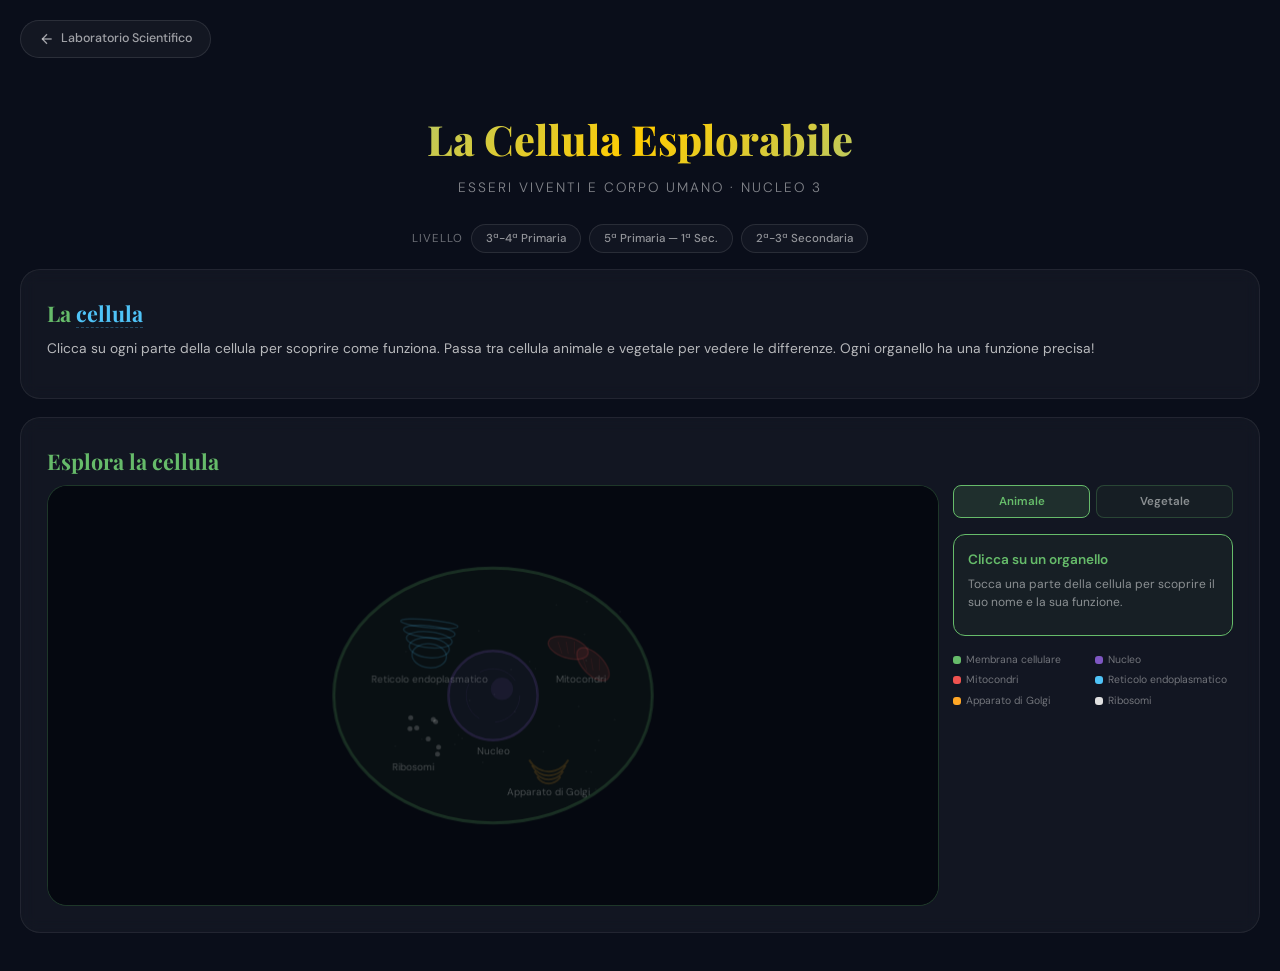
<file: n3-cellula.html>
<!DOCTYPE html>
<html lang="it">
<head>
<meta charset="UTF-8">
<meta name="viewport" content="width=device-width, initial-scale=1.0">
<title>La Cellula Esplorabile — Laboratorio Scientifico</title>
<link href="https://fonts.googleapis.com/css2?family=DM+Sans:ital,wght@0,300;0,400;0,500;0,600;0,700;1,400&family=Playfair+Display:wght@600;700;800&display=swap" rel="stylesheet">
<link rel="stylesheet" href="shared.css">
<style>
:root { --nucleo-color: var(--n3); }
.cell-container { display:grid; grid-template-columns:1fr 280px; gap:14px; }
@media(max-width:700px){ .cell-container{grid-template-columns:1fr;} }
.cell-view { position:relative; background:#060a14; border:1px solid var(--n3border); border-radius:var(--radius-lg); overflow:hidden; min-height:420px; }
#cellCanvas { display:block; width:100%; height:100%; cursor:pointer; }
.cell-info { display:flex; flex-direction:column; gap:8px; }
.cell-type-btns { display:flex; gap:6px; margin-bottom:8px; }
.ct-btn { flex:1; padding:8px; border-radius:8px; border:1px solid var(--n3border); background:rgba(102,187,106,.05); color:rgba(255,255,255,.5); font-family:var(--font-body); font-size:.72rem; font-weight:600; text-align:center; cursor:pointer; transition:var(--transition); }
.ct-btn:hover { border-color:var(--n3); color:var(--n3); }
.ct-btn.active { background:rgba(102,187,106,.15); border-color:var(--n3); color:var(--n3); }
.organelle-card {
  background:rgba(255,255,255,.03); border:1px solid rgba(255,255,255,.06);
  border-radius:var(--radius); padding:14px; transition:var(--transition);
}
.organelle-card.active { border-color:var(--n3); background:rgba(102,187,106,.06); }
.organelle-card h4 { font-size:.85rem; font-weight:600; color:var(--n3); margin-bottom:4px; }
.organelle-card p { font-size:.75rem; color:rgba(255,255,255,.5); line-height:1.5; }
.organelle-card .fun { font-size:.7rem; color:rgba(255,255,255,.35); margin-top:6px; font-style:italic; }
.legend-grid { display:grid; grid-template-columns:1fr 1fr; gap:4px; margin-top:8px; }
.leg-item { display:flex; align-items:center; gap:5px; font-size:.65rem; color:rgba(255,255,255,.4); }
.leg-dot { width:8px; height:8px; border-radius:3px; flex-shrink:0; }
</style>
</head>
<body>
<div class="stars-container" id="starsContainer"></div>
<div class="app-container">
  <a href="index.html" class="back-btn"><svg viewBox="0 0 24 24" fill="none" stroke="currentColor" stroke-width="2"><line x1="19" y1="12" x2="5" y2="12"/><polyline points="12 19 5 12 12 5"/></svg> Laboratorio Scientifico</a>
  <header class="page-header"><h1>La Cellula Esplorabile</h1><div class="subtitle">Esseri viventi e corpo umano &middot; Nucleo 3</div></header>
  <div class="complexity-bar">
    <span class="complexity-label">Livello</span>
    <button class="complexity-btn" data-level="1" onclick="setLevel(1);render()">3&ordf;-4&ordf; Primaria</button>
    <button class="complexity-btn" data-level="2" onclick="setLevel(2);render()">5&ordf; Primaria &mdash; 1&ordf; Sec.</button>
    <button class="complexity-btn" data-level="3" onclick="setLevel(3);render()">2&ordf;-3&ordf; Secondaria</button>
  </div>
  <div class="section-panel">
    <h2>La <span class="iper" data-iper="cellula">cellula</span></h2>
    <p>Clicca su ogni parte della cellula per scoprire come funziona. Passa tra cellula animale e vegetale per vedere le differenze. Ogni organello ha una funzione precisa!</p>
    <div class="curricolo-box">
      <div class="curricolo-title"><svg viewBox="0 0 24 24" fill="none" stroke="currentColor" stroke-width="2"><path d="M2 3h6a4 4 0 014 4v14a3 3 0 00-3-3H2z"/><path d="M22 3h-6a4 4 0 00-4 4v14a3 3 0 013-3h7z"/></svg> Indicazioni 2025</div>
      <div class="curricolo-obj"><span class="classe-tag tag-3p">3&ordf; P</span> Riconoscere le parti principali del corpo umano e degli esseri viventi</div>
      <div class="curricolo-obj"><span class="classe-tag tag-sec">Sec.</span> Osservare e descrivere struttura e funzionamento della cellula, animali e vegetali</div>
      <div class="curricolo-obj"><span class="classe-tag tag-sec">Sec.</span> Comprendere <span class="iper" data-iper="fotosintesi">fotosintesi</span> e sua importanza</div>
    </div>
  </div>
  <div class="section-panel">
    <h2>Esplora la cellula</h2>
    <div class="cell-container">
      <div class="cell-view"><canvas id="cellCanvas"></canvas></div>
      <div class="cell-info">
        <div class="cell-type-btns">
          <button class="ct-btn active" id="btnAnimal" onclick="setCellType('animal')">Animale</button>
          <button class="ct-btn" id="btnPlant" onclick="setCellType('plant')">Vegetale</button>
        </div>
        <div id="organelleInfo">
          <div class="organelle-card active">
            <h4>Clicca su un organello</h4>
            <p>Tocca una parte della cellula per scoprire il suo nome e la sua funzione.</p>
          </div>
        </div>
        <div class="legend-grid" id="legend"></div>
      </div>
    </div>
  </div>
</div>
<script src="glossario.js"></script>
<script>
const cv=document.getElementById('cellCanvas'),cx=cv.getContext('2d');
let cellType='animal', selectedOrg=null;

const ORGANELLES={
  membrana:{name:'Membrana cellulare',color:'#66bb6a',levels:{
    1:'Il confine della cellula, come la pelle del tuo corpo. Decide cosa entra e cosa esce.',
    2:'Doppio strato di fosfolipidi con proteine. \u00c8 semipermeabile: lascia passare alcune sostanze e ne blocca altre. Protegge la cellula e regola gli scambi.',
    3:'Modello a mosaico fluido (Singer-Nicolson). Trasporto passivo (diffusione, osmosi) e attivo (pompe ioniche, con ATP). Proteine integrali e periferiche. Colesterolo modula fluidit\u00e0.'}},
  nucleo:{name:'Nucleo',color:'#7e57c2',levels:{
    1:'Il "cervello" della cellula: contiene le istruzioni (DNA) per far funzionare tutto.',
    2:'Circondato da doppia membrana (involucro nucleare) con pori. Contiene il DNA organizzato in cromosomi. Il nucleolo produce i ribosomi. Controlla tutte le attivit\u00e0 cellulari.',
    3:'Il DNA (2m per cellula umana!) \u00e8 organizzato in cromatina, compattata in cromosomi durante la divisione. La trascrizione (DNA\u2192mRNA) avviene qui. L\'mRNA esce dai pori nucleari per la traduzione nel citoplasma.'}},
  mitocondrio:{name:'Mitocondri',color:'#ef5350',levels:{
    1:'Le "centrali energetiche" della cellula: trasformano il cibo in energia!',
    2:'Hanno doppia membrana: quella interna \u00e8 ripiegata (creste) per aumentare la superficie. Qui avviene la respirazione cellulare: glucosio + O\u2082 \u2192 CO\u2082 + H\u2082O + energia (ATP).',
    3:'Matrice: ciclo di Krebs. Membrana interna: catena di trasporto elettronico e ATP sintasi (fosforilazione ossidativa). Producono ~36 ATP per glucosio. Hanno DNA proprio (origine endosimbiotica).'}},
  re:{name:'Reticolo endoplasmatico',color:'#4fc3f7',levels:{
    1:'Un sistema di "strade" dentro la cellula per trasportare materiali.',
    2:'RE rugoso (con ribosomi): produce proteine. RE liscio: produce lipidi e detossifica. \u00c8 collegato alla membrana nucleare e all\'apparato di Golgi.',
    3:'Il RE rugoso \u00e8 sede della traduzione co-traduzionale: i ribosomi legati sintetizzano proteine che entrano nel lume per modifiche post-traduzionali (glicosilazione, folding). Il RE liscio contiene enzimi per sintesi lipidica, metabolismo del Ca\u00b2\u207a e detossificazione (citocromo P450).'}},
  golgi:{name:'Apparato di Golgi',color:'#ffa726',levels:{
    1:'L\'"ufficio postale" della cellula: riceve, impacchetta e spedisce materiali dove servono.',
    2:'Serie di sacche appiattite (cisterne). Riceve proteine dal RE, le modifica (aggiunge zuccheri), le smista e le impacchetta in vescicole per la destinazione finale.',
    3:'Polarizzato: faccia cis (riceve dal RE) e trans (spedisce). Modifiche: O-glicosilazione, fosforilazione, proteolisi. Il traffico vescicolare usa proteine SNARE per il riconoscimento del bersaglio.'}},
  ribosomi:{name:'Ribosomi',color:'#e0e0e0',levels:{
    1:'Le "fabbriche" che producono le proteine, i materiali da costruzione della cellula.',
    2:'Composti da RNA ribosomiale e proteine. Leggono le istruzioni dell\'mRNA e assemblano le proteine aminoacido per aminoacido. Possono essere liberi nel citoplasma o legati al RE.',
    3:'Composti da due subunit\u00e0: grande (60S) e piccola (40S) negli eucarioti. La traduzione avviene in tre fasi: iniziazione (complesso con mRNA e tRNA-Met), allungamento (peptidil-transferasi), terminazione (codoni stop).'}},
  // Plant-only
  parete:{name:'Parete cellulare',color:'#8d6e63',plant:true,levels:{
    1:'Un muro rigido che circonda la cellula vegetale, la rende forte e la protegge. Per questo le piante stanno dritte!',
    2:'Composta principalmente da cellulosa (polimero del glucosio). D\u00e0 forma e sostegno. Le cellule animali non ce l\'hanno, per questo gli animali sono flessibili.',
    3:'Parete primaria: cellulosa, emicellulosa, pectina. Parete secondaria (in cellule differenziate): lignina per rigidit\u00e0. I plasmodesmi attraversano la parete per la comunicazione intercellulare.'}},
  cloroplasto:{name:'Cloroplasti',color:'#4caf50',plant:true,levels:{
    1:'Contengono la clorofilla verde e fanno la fotosintesi: trasformano luce + acqua + CO\u2082 in cibo e ossigeno!',
    2:'Doppia membrana con tilacoidi interni (dove avviene la fase luminosa) e stroma (dove avviene il ciclo di Calvin). La clorofilla cattura la luce solare.',
    3:'Fase luminosa nei tilacoidi: fotosistemi I e II, catena di trasporto, fotolisi H\u2082O, sintesi ATP e NADPH. Ciclo di Calvin nello stroma: RuBisCO fissa CO\u2082. Origine endosimbiotica (DNA proprio).'}},
  vacuolo:{name:'Vacuolo centrale',color:'#26c6da',plant:true,levels:{
    1:'Una grande "bolla" piena d\'acqua che tiene la cellula gonfia e rigida, come un palloncino.',
    2:'Occupa fino all\'80% del volume cellulare. Contiene acqua, sali, zuccheri e pigmenti. La pressione di turgore mantiene la pianta eretta. Quando perde acqua, la pianta appassisce.',
    3:'Delimitato dal tonoplasto (membrana). Funzioni: riserva idrica e nutritiva, regolazione del pH, accumulo di metaboliti secondari (tannini, alcaloidi come difesa), mantenimento della pressione osmotica (\u03c0 = iMRT).'}},
};

function setCellType(t){
  cellType=t;
  selectedOrg=null;
  document.getElementById('btnAnimal').classList.toggle('active',t==='animal');
  document.getElementById('btnPlant').classList.toggle('active',t==='plant');
  updateInfo();render();
}

function updateInfo(){
  const info=document.getElementById('organelleInfo');
  if(!selectedOrg){
    info.innerHTML='<div class="organelle-card active"><h4>Clicca su un organello</h4><p>Tocca una parte della cellula per scoprire il suo nome e la sua funzione.</p></div>';
    return;
  }
  const o=ORGANELLES[selectedOrg];
  info.innerHTML=`<div class="organelle-card active"><h4>${o.name}</h4><p>${o.levels[currentLevel]}</p>${currentLevel>=2?'<div class="fun">Colore: <span style="color:'+o.color+'">'+o.color+'</span></div>':''}</div>`;
}

// Layout
function getPositions(W,H){
  const cx=W/2, cy=H/2, r=Math.min(W,H)*0.38;
  const pos={
    nucleo:{x:cx,y:cy,r:r*0.28},
    mitocondrio:{x:cx+r*0.55,y:cy-r*0.3,r:r*0.13},
    re:{x:cx-r*0.4,y:cy-r*0.35,r:r*0.18},
    golgi:{x:cx+r*0.35,y:cy+r*0.4,r:r*0.14},
    ribosomi:{x:cx-r*0.5,y:cy+r*0.3,r:r*0.08},
    membrana:{x:cx,y:cy,r:r},
  };
  if(cellType==='plant'){
    pos.cloroplasto={x:cx-r*0.55,y:cy+r*0.05,r:r*0.14};
    pos.vacuolo={x:cx+r*0.1,y:cy+r*0.15,r:r*0.22};
    pos.parete={x:cx,y:cy,r:r*1.08};
  }
  return pos;
}

function render(){
  const rect=cv.parentElement.getBoundingClientRect();
  const dpr=window.devicePixelRatio||1;
  const W=rect.width, H=420;
  cv.width=W*dpr; cv.height=H*dpr;
  cx.scale(dpr,dpr);
  cx.fillStyle='#050810'; cx.fillRect(0,0,W,H);

  const pos=getPositions(W,H);

  // Plant wall
  if(cellType==='plant'&&pos.parete){
    cx.strokeStyle=selectedOrg==='parete'?'rgba(141,110,99,.6)':'rgba(141,110,99,.25)';
    cx.lineWidth=8;cx.setLineDash([12,6]);
    cx.beginPath();cx.rect(W/2-pos.parete.r,H/2-pos.parete.r*0.85,pos.parete.r*2,pos.parete.r*1.7);cx.stroke();
    cx.setLineDash([]);
  }

  // Membrane
  const mem=pos.membrana;
  cx.beginPath();
  if(cellType==='plant') cx.rect(mem.x-mem.r*0.95,mem.y-mem.r*0.8,mem.r*1.9,mem.r*1.6);
  else cx.ellipse(mem.x,mem.y,mem.r,mem.r*0.8,0,0,Math.PI*2);
  cx.fillStyle='rgba(102,187,106,.04)';cx.fill();
  cx.strokeStyle=selectedOrg==='membrana'?'rgba(102,187,106,.6)':'rgba(102,187,106,.2)';
  cx.lineWidth=3;cx.stroke();

  // Cytoplasm dots
  for(let i=0;i<30;i++){
    const dx=(Math.random()-.5)*mem.r*1.6, dy=(Math.random()-.5)*mem.r*1.2;
    cx.beginPath();cx.arc(mem.x+dx,mem.y+dy,1,0,Math.PI*2);
    cx.fillStyle='rgba(255,255,255,.04)';cx.fill();
  }

  // Plant organelles
  if(cellType==='plant'){
    // Vacuolo
    if(pos.vacuolo){const v=pos.vacuolo;cx.beginPath();cx.ellipse(v.x,v.y,v.r*1.3,v.r,0,0,Math.PI*2);cx.fillStyle=selectedOrg==='vacuolo'?'rgba(38,198,218,.15)':'rgba(38,198,218,.06)';cx.fill();cx.strokeStyle=selectedOrg==='vacuolo'?'rgba(38,198,218,.5)':'rgba(38,198,218,.15)';cx.lineWidth=2;cx.stroke();}
    // Cloroplasti
    if(pos.cloroplasto){const c=pos.cloroplasto;for(let i=0;i<3;i++){const ox=c.x+i*c.r*0.8-c.r*0.8,oy=c.y+(i%2)*c.r*0.6;cx.beginPath();cx.ellipse(ox,oy,c.r,c.r*0.5,0.2*i,0,Math.PI*2);cx.fillStyle=selectedOrg==='cloroplasto'?'rgba(76,175,80,.3)':'rgba(76,175,80,.12)';cx.fill();cx.strokeStyle=selectedOrg==='cloroplasto'?'rgba(76,175,80,.6)':'rgba(76,175,80,.2)';cx.lineWidth=1.5;cx.stroke();}}
  }

  // RE
  const re=pos.re;
  cx.strokeStyle=selectedOrg==='re'?'rgba(79,195,247,.5)':'rgba(79,195,247,.15)';cx.lineWidth=1.5;
  for(let i=0;i<5;i++){cx.beginPath();cx.ellipse(re.x,re.y+i*8-16,re.r*(1-i*0.1),4+i*2,0.1,0,Math.PI*2);cx.stroke();}

  // Golgi
  const go=pos.golgi;
  cx.strokeStyle=selectedOrg==='golgi'?'rgba(255,167,38,.5)':'rgba(255,167,38,.15)';cx.lineWidth=2;
  for(let i=0;i<4;i++){cx.beginPath();cx.arc(go.x,go.y+i*7-10,go.r-i*3,0.5,Math.PI-0.5);cx.stroke();}

  // Mitocondri
  const mt=pos.mitocondrio;
  for(let i=0;i<2;i++){
    const ox=mt.x+i*mt.r*1.2-mt.r*0.6, oy=mt.y+i*mt.r*0.8;
    cx.beginPath();cx.ellipse(ox,oy,mt.r,mt.r*0.5,0.3+i*0.5,0,Math.PI*2);
    cx.fillStyle=selectedOrg==='mitocondrio'?'rgba(239,83,80,.2)':'rgba(239,83,80,.08)';cx.fill();
    cx.strokeStyle=selectedOrg==='mitocondrio'?'rgba(239,83,80,.5)':'rgba(239,83,80,.15)';cx.lineWidth=1.5;cx.stroke();
    // Inner folds
    cx.strokeStyle=selectedOrg==='mitocondrio'?'rgba(239,83,80,.3)':'rgba(239,83,80,.08)';cx.lineWidth=1;
    for(let j=0;j<3;j++){cx.beginPath();cx.moveTo(ox-mt.r*0.5+j*mt.r*0.4,oy-mt.r*0.3);cx.lineTo(ox-mt.r*0.3+j*mt.r*0.3,oy+mt.r*0.3);cx.stroke();}
  }

  // Ribosomi
  const ri=pos.ribosomi;
  for(let i=0;i<8;i++){
    const rx=ri.x+(Math.random()-.5)*ri.r*4, ry=ri.y+(Math.random()-.5)*ri.r*4;
    cx.beginPath();cx.arc(rx,ry,2.5,0,Math.PI*2);
    cx.fillStyle=selectedOrg==='ribosomi'?'rgba(224,224,224,.5)':'rgba(224,224,224,.2)';cx.fill();
  }

  // Nucleo
  const nu=pos.nucleo;
  cx.beginPath();cx.arc(nu.x,nu.y,nu.r,0,Math.PI*2);
  cx.fillStyle=selectedOrg==='nucleo'?'rgba(126,87,194,.15)':'rgba(126,87,194,.06)';cx.fill();
  cx.strokeStyle=selectedOrg==='nucleo'?'rgba(126,87,194,.6)':'rgba(126,87,194,.2)';cx.lineWidth=2.5;cx.stroke();
  // Nucleolus
  cx.beginPath();cx.arc(nu.x+nu.r*0.2,nu.y-nu.r*0.15,nu.r*0.25,0,Math.PI*2);
  cx.fillStyle=selectedOrg==='nucleo'?'rgba(126,87,194,.3)':'rgba(126,87,194,.1)';cx.fill();
  // DNA strands hint
  cx.strokeStyle=selectedOrg==='nucleo'?'rgba(126,87,194,.3)':'rgba(126,87,194,.08)';cx.lineWidth=1;
  for(let i=0;i<3;i++){cx.beginPath();const a=i*2.1;cx.arc(nu.x,nu.y,nu.r*0.6,a,a+1.5);cx.stroke();}

  // Labels
  cx.font='10px DM Sans';cx.textAlign='center';
  Object.entries(pos).forEach(([key,p])=>{
    if(key==='membrana'||key==='parete') return;
    const o=ORGANELLES[key]; if(!o) return;
    if(o.plant && cellType!=='plant') return;
    cx.fillStyle=selectedOrg===key?o.color:'rgba(255,255,255,.25)';
    cx.fillText(o.name,p.x,p.y+(p.r||20)+14);
  });

  // Build legend
  const legend=document.getElementById('legend');
  let lhtml='';
  Object.entries(ORGANELLES).forEach(([k,o])=>{
    if(o.plant&&cellType!=='plant') return;
    lhtml+=`<div class="leg-item"><div class="leg-dot" style="background:${o.color}"></div>${o.name}</div>`;
  });
  legend.innerHTML=lhtml;
}

// Click detection
cv.addEventListener('click',e=>{
  const rect=cv.getBoundingClientRect();
  const mx=(e.clientX-rect.left)/rect.width*rect.width;
  const my=(e.clientY-rect.top)/rect.height*420;
  const pos=getPositions(rect.width,420);
  selectedOrg=null;
  // Check each organelle (reverse order for priority)
  const keys=Object.keys(pos).reverse();
  for(const key of keys){
    const p=pos[key]; const o=ORGANELLES[key]; if(!o) continue;
    if(o.plant&&cellType!=='plant') continue;
    const dx=mx-p.x, dy=my-p.y;
    const hitR=(p.r||20)*1.2;
    if(dx*dx+dy*dy < hitR*hitR){ selectedOrg=key; break; }
  }
  updateInfo(); render();
});

setTimeout(render,150);
window.addEventListener('resize',render);
</script>
</body>
</html>
</file>
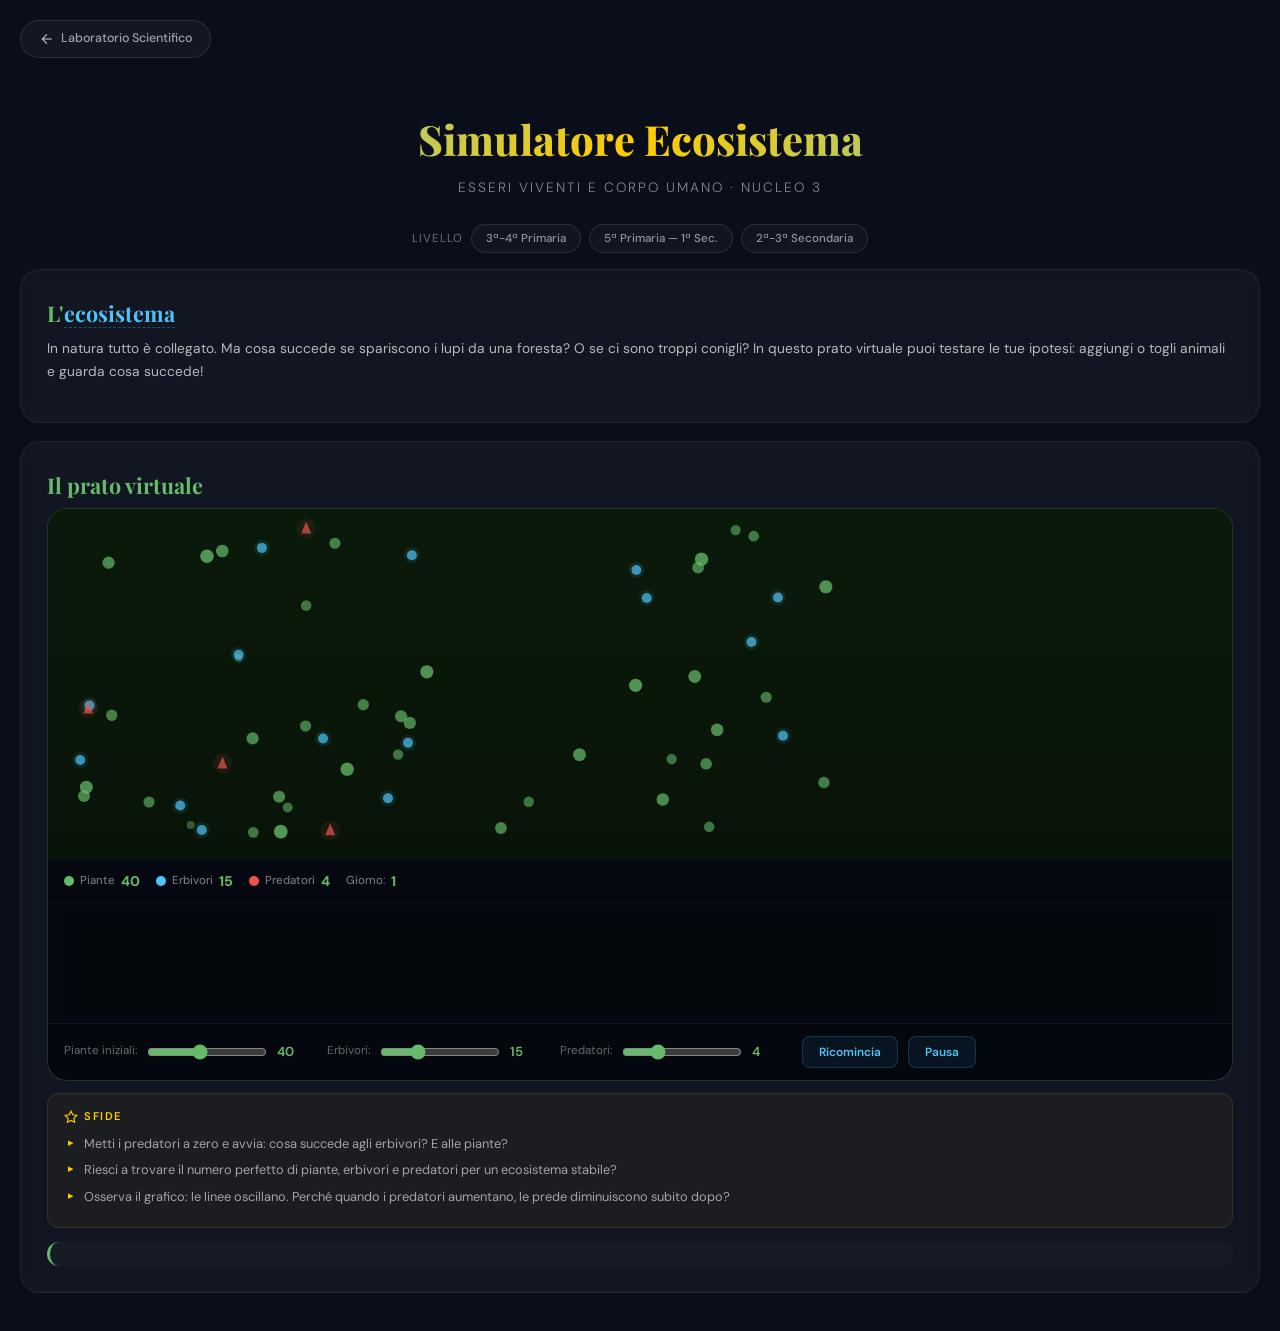
<file: n3-ecosistema.html>
<!DOCTYPE html>
<html lang="it">
<head>
<meta charset="UTF-8">
<meta name="viewport" content="width=device-width, initial-scale=1.0">
<title>Simulatore Ecosistema — Laboratorio Scientifico</title>
<link href="https://fonts.googleapis.com/css2?family=DM+Sans:ital,wght@0,300;0,400;0,500;0,600;0,700;1,400&family=Playfair+Display:wght@600;700;800&display=swap" rel="stylesheet">
<link rel="stylesheet" href="shared.css">
<style>
:root { --nucleo-color: var(--n3); }
.sim-box { border-radius:var(--radius-lg); overflow:hidden; background:#060a14; border:1px solid var(--n3border); }
#ecoCanvas { display:block; width:100%; }
.ctrl-row { display:flex; flex-wrap:wrap; gap:10px; padding:12px 16px; background:rgba(0,0,0,.3); border-top:1px solid rgba(255,255,255,.04); align-items:center; }
.ctrl-row label { font-size:.72rem; color:rgba(255,255,255,.4); }
.ctrl-row input[type="range"] { width:120px; accent-color:var(--n3); }
.ctrl-row .val { color:var(--n3); font-size:.82rem; font-weight:600; min-width:40px; }
.pop-strip { display:flex; gap:16px; padding:10px 16px; background:rgba(0,0,0,.2); border-top:1px solid rgba(255,255,255,.03); flex-wrap:wrap; }
.pop-item { display:flex; align-items:center; gap:6px; }
.pop-dot { width:10px; height:10px; border-radius:50%; }
.pop-label { font-size:.72rem; color:rgba(255,255,255,.5); }
.pop-num { font-size:.88rem; font-weight:700; color:var(--n3); }
.graph-box { height:120px; padding:8px 16px; background:rgba(0,0,0,.15); border-top:1px solid rgba(255,255,255,.02); position:relative; }
#graphCanvas { width:100%; height:100%; }
</style>
</head>
<body>
<div class="stars-container" id="starsContainer"></div>
<div class="app-container">
  <a href="index.html" class="back-btn"><svg viewBox="0 0 24 24" fill="none" stroke="currentColor" stroke-width="2"><line x1="19" y1="12" x2="5" y2="12"/><polyline points="12 19 5 12 12 5"/></svg> Laboratorio Scientifico</a>
  <header class="page-header"><h1>Simulatore Ecosistema</h1><div class="subtitle">Esseri viventi e corpo umano &middot; Nucleo 3</div></header>
  <div class="complexity-bar">
    <span class="complexity-label">Livello</span>
    <button class="complexity-btn" data-level="1" onclick="setLevel(1)">3&ordf;-4&ordf; Primaria</button>
    <button class="complexity-btn" data-level="2" onclick="setLevel(2)">5&ordf; Primaria &mdash; 1&ordf; Sec.</button>
    <button class="complexity-btn" data-level="3" onclick="setLevel(3)">2&ordf;-3&ordf; Secondaria</button>
  </div>
  <div class="section-panel">
    <h2>L'<span class="iper" data-iper="ecosistema">ecosistema</span></h2>
    <p>In natura tutto è collegato. Ma cosa succede se spariscono i lupi da una foresta? O se ci sono troppi conigli? In questo prato virtuale puoi testare le tue ipotesi: aggiungi o togli animali e guarda cosa succede!</p>
    <div class="curricolo-box">
      <div class="curricolo-title"><svg viewBox="0 0 24 24" fill="none" stroke="currentColor" stroke-width="2"><path d="M2 3h6a4 4 0 014 4v14a3 3 0 00-3-3H2z"/><path d="M22 3h-6a4 4 0 00-4 4v14a3 3 0 013-3h7z"/></svg> Indicazioni 2025</div>
      <div class="curricolo-obj"><span class="classe-tag tag-3p">3&ordf; P</span> Riconoscere interazioni tra esseri viventi e ambiente</div>
      <div class="curricolo-obj"><span class="classe-tag tag-sec">Sec.</span> Osservare <span class="iper" data-iper="ecosistema">ecosistemi</span> naturali: produttori, consumatori, decompositori</div>
    </div>
  </div>
  <div class="section-panel">
    <h2>Il prato virtuale</h2>
    <div class="sim-box">
      <canvas id="ecoCanvas" width="800" height="350"></canvas>
      <div class="pop-strip">
        <div class="pop-item"><div class="pop-dot" style="background:#66bb6a"></div><span class="pop-label">Piante</span><span class="pop-num" id="popPlants">0</span></div>
        <div class="pop-item"><div class="pop-dot" style="background:#4fc3f7"></div><span class="pop-label">Erbivori</span><span class="pop-num" id="popHerb">0</span></div>
        <div class="pop-item"><div class="pop-dot" style="background:#ef5350"></div><span class="pop-label">Predatori</span><span class="pop-num" id="popPred">0</span></div>
        <div class="pop-item"><span class="pop-label">Giorno:</span><span class="pop-num" id="dayNum">0</span></div>
      </div>
      <div class="graph-box"><canvas id="graphCanvas"></canvas></div>
      <div class="ctrl-row">
        <label>Piante iniziali:</label><input type="range" id="sPlants" min="10" max="80" value="40"><span class="val" id="vPlants">40</span>
        <label>Erbivori:</label><input type="range" id="sHerb" min="5" max="40" value="15"><span class="val" id="vHerb">15</span>
        <label>Predatori:</label><input type="range" id="sPred" min="0" max="15" value="4"><span class="val" id="vPred">4</span>
        <button class="sim-btn" onclick="resetEco()">Ricomincia</button>
        <button class="sim-btn" id="btnPause" onclick="togglePause()">Pausa</button>
      </div>
    </div>
    <div class="challenge-box"><div class="ch-title"><svg viewBox="0 0 24 24" fill="none" stroke="currentColor" stroke-width="2"><polygon points="12 2 15.09 8.26 22 9.27 17 14.14 18.18 21.02 12 17.77 5.82 21.02 7 14.14 2 9.27 8.91 8.26"/></svg> Sfide</div><div class="challenge-item">Metti i predatori a zero e avvia: cosa succede agli erbivori? E alle piante?</div><div class="challenge-item">Riesci a trovare il numero perfetto di piante, erbivori e predatori per un ecosistema stabile?</div><div class="challenge-item">Osserva il grafico: le linee oscillano. Perché quando i predatori aumentano, le prede diminuiscono subito dopo?</div></div>
    <div class="exp-readout" id="readout" style="margin-top:14px"></div>
  </div>
</div>
<script src="glossario.js"></script>
<script>
const cv=document.getElementById('ecoCanvas'),cx=cv.getContext('2d');
const gcv=document.getElementById('graphCanvas'),gcx=gcv.getContext('2d');
let W=800,H=350,paused=false,day=0;

// Entities
let plants=[], herbs=[], preds=[];
let history={p:[],h:[],pr:[]};

function rand(a,b){return a+Math.random()*(b-a)}
function dist(a,b){return Math.sqrt((a.x-b.x)**2+(a.y-b.y)**2)}

function resetEco(){
  const np=+document.getElementById('sPlants').value;
  const nh=+document.getElementById('sHerb').value;
  const npd=+document.getElementById('sPred').value;
  document.getElementById('vPlants').textContent=np;
  document.getElementById('vHerb').textContent=nh;
  document.getElementById('vPred').textContent=npd;
  plants=[];herbs=[];preds=[];history={p:[],h:[],pr:[]};day=0;
  for(let i=0;i<np;i++) plants.push({x:rand(20,W-20),y:rand(20,H-20),energy:50+rand(0,50),age:0});
  for(let i=0;i<nh;i++) herbs.push({x:rand(20,W-20),y:rand(20,H-20),energy:80,age:0,vx:rand(-1,1),vy:rand(-1,1)});
  for(let i=0;i<npd;i++) preds.push({x:rand(20,W-20),y:rand(20,H-20),energy:120,age:0,vx:rand(-1,1),vy:rand(-1,1)});
}

function togglePause(){paused=!paused;document.getElementById('btnPause').textContent=paused?'Riprendi':'Pausa';}

// Sliders update labels
['sPlants','sHerb','sPred'].forEach(id=>{
  document.getElementById(id).oninput=function(){
    document.getElementById('v'+id.slice(1).charAt(0).toUpperCase()+id.slice(2)).textContent=this.value;
  };
});

function step(){
  if(paused) return;
  day++;

  // Plants grow
  if(plants.length<120 && Math.random()<0.08) plants.push({x:rand(20,W-20),y:rand(20,H-20),energy:30,age:0});
  plants.forEach(p=>{p.age++;p.energy=Math.min(100,p.energy+0.3);});

  // Herbivores
  herbs.forEach(h=>{
    h.age++;h.energy-=0.3;
    // Move toward nearest plant
    let nearest=null,nd=Infinity;
    plants.forEach(p=>{const d=dist(h,p);if(d<nd){nd=d;nearest=p;}});
    if(nearest){
      const dx=nearest.x-h.x,dy=nearest.y-h.y,d=Math.sqrt(dx*dx+dy*dy);
      h.vx+=(dx/d)*0.15; h.vy+=(dy/d)*0.15;
    }
    // Flee from predators
    preds.forEach(pr=>{const d=dist(h,pr);if(d<80){h.vx-=(pr.x-h.x)/d*0.3;h.vy-=(pr.y-h.y)/d*0.3;}});
    h.vx*=0.95;h.vy*=0.95;
    h.x+=h.vx;h.y+=h.vy;
    h.x=Math.max(5,Math.min(W-5,h.x));h.y=Math.max(5,Math.min(H-5,h.y));
    // Eat
    if(nearest&&nd<15){nearest.energy-=40;h.energy+=25;if(nearest.energy<=0)plants.splice(plants.indexOf(nearest),1);}
    // Reproduce
    if(h.energy>140&&herbs.length<60){h.energy-=60;herbs.push({x:h.x+rand(-10,10),y:h.y+rand(-10,10),energy:60,age:0,vx:rand(-1,1),vy:rand(-1,1)});}
  });
  herbs=herbs.filter(h=>h.energy>0);

  // Predators
  preds.forEach(pr=>{
    pr.age++;pr.energy-=0.4;
    let nearest=null,nd=Infinity;
    herbs.forEach(h=>{const d=dist(pr,h);if(d<nd){nd=d;nearest=h;}});
    if(nearest){
      const dx=nearest.x-pr.x,dy=nearest.y-pr.y,d=Math.sqrt(dx*dx+dy*dy);
      pr.vx+=(dx/d)*0.12;pr.vy+=(dy/d)*0.12;
    }
    pr.vx*=0.94;pr.vy*=0.94;
    pr.x+=pr.vx;pr.y+=pr.vy;
    pr.x=Math.max(5,Math.min(W-5,pr.x));pr.y=Math.max(5,Math.min(H-5,pr.y));
    if(nearest&&nd<12){nearest.energy=0;pr.energy+=40;}
    if(pr.energy>160&&preds.length<20){pr.energy-=80;preds.push({x:pr.x+rand(-10,10),y:pr.y+rand(-10,10),energy:80,age:0,vx:rand(-1,1),vy:rand(-1,1)});}
  });
  preds=preds.filter(p=>p.energy>0);

  // History
  if(day%3===0){history.p.push(plants.length);history.h.push(herbs.length);history.pr.push(preds.length);if(history.p.length>200){history.p.shift();history.h.shift();history.pr.shift();}}
}

function draw(){
  step();
  const dpr=window.devicePixelRatio||1;
  W=cv.offsetWidth;H=350;
  cv.width=W*dpr;cv.height=H*dpr;cx.scale(dpr,dpr);

  // Background gradient (grass)
  const bg=cx.createLinearGradient(0,0,0,H);
  bg.addColorStop(0,'#0a1a0a');bg.addColorStop(1,'#081408');
  cx.fillStyle=bg;cx.fillRect(0,0,W,H);

  // Plants
  plants.forEach(p=>{
    const sz=3+p.energy*0.04;
    cx.beginPath();cx.arc(p.x,p.y,sz,0,Math.PI*2);
    cx.fillStyle=`rgba(102,187,106,${0.3+p.energy*0.005})`;cx.fill();
  });
  // Herbivores
  herbs.forEach(h=>{
    cx.beginPath();cx.arc(h.x,h.y,5,0,Math.PI*2);
    cx.fillStyle='rgba(79,195,247,.7)';cx.fill();
    cx.beginPath();cx.arc(h.x,h.y,8,0,Math.PI*2);
    cx.fillStyle='rgba(79,195,247,.1)';cx.fill();
  });
  // Predators
  preds.forEach(p=>{
    cx.beginPath();cx.moveTo(p.x,p.y-7);cx.lineTo(p.x-5,p.y+5);cx.lineTo(p.x+5,p.y+5);cx.closePath();
    cx.fillStyle='rgba(239,83,80,.7)';cx.fill();
    cx.beginPath();cx.arc(p.x,p.y,10,0,Math.PI*2);
    cx.fillStyle='rgba(239,83,80,.08)';cx.fill();
  });

  // Labels
  document.getElementById('popPlants').textContent=plants.length;
  document.getElementById('popHerb').textContent=herbs.length;
  document.getElementById('popPred').textContent=preds.length;
  document.getElementById('dayNum').textContent=day;

  // Graph
  const gW=gcv.offsetWidth,gH=gcv.offsetHeight;
  gcv.width=gW*dpr;gcv.height=gH*dpr;gcx.scale(dpr,dpr);
  gcx.fillStyle='rgba(0,0,0,.3)';gcx.fillRect(0,0,gW,gH);
  const maxVal=Math.max(1,...history.p,...history.h,...history.pr);
  function drawLine(arr,color){
    if(arr.length<2)return;
    gcx.beginPath();
    arr.forEach((v,i)=>{
      const x=i/(arr.length-1)*gW;
      const y=gH-v/maxVal*(gH-10)-5;
      i===0?gcx.moveTo(x,y):gcx.lineTo(x,y);
    });
    gcx.strokeStyle=color;gcx.lineWidth=1.5;gcx.stroke();
  }
  drawLine(history.p,'rgba(102,187,106,.6)');
  drawLine(history.h,'rgba(79,195,247,.6)');
  drawLine(history.pr,'rgba(239,83,80,.6)');

  // Readout
  let rd='<strong>Catena alimentare:</strong> le piante (verdi) crescono, gli erbivori (blu) le mangiano, i predatori (rossi) cacciano gli erbivori. Osserva come le popolazioni oscillano!';
  if(herbs.length===0&&preds.length>0) rd='<strong>Gli erbivori si sono estinti!</strong> Senza prede, anche i predatori moriranno di fame. L\'ecosistema \u00e8 collassato.';
  if(preds.length===0&&herbs.length>0) rd='<strong>Senza predatori</strong> gli erbivori si moltiplicano e mangiano tutte le piante. Prova a ricominciare con predatori!';
  if(currentLevel>=2) rd+='<br><br><strong>Indaga:</strong> Le popolazioni di predatori e prede oscillano ciclicamente (cicli di Lotka-Volterra): quando le prede aumentano, i predatori crescono; quando i predatori sono troppi, le prede diminuiscono, e poi anche i predatori.';
  if(currentLevel>=3) rd+='<br><br><strong>Approfondisci:</strong> dN/dt = rN(1-N/K) (crescita logistica, capacit\u00e0 portante K). Lotka-Volterra: dN/dt=\u03b1N-\u03b2NP, dP/dt=\u03b4NP-\u03b3P. La biodiversit\u00e0 (Shannon H\'=-\u03a3pi\u00b7ln(pi)) misura la salute dell\'ecosistema. Ogni livello trofico perde ~90% dell\'energia.';
  document.getElementById('readout').innerHTML=rd;

  requestAnimationFrame(draw);
}

resetEco();
setTimeout(draw,150);
</script>
</body>
</html>
</file>
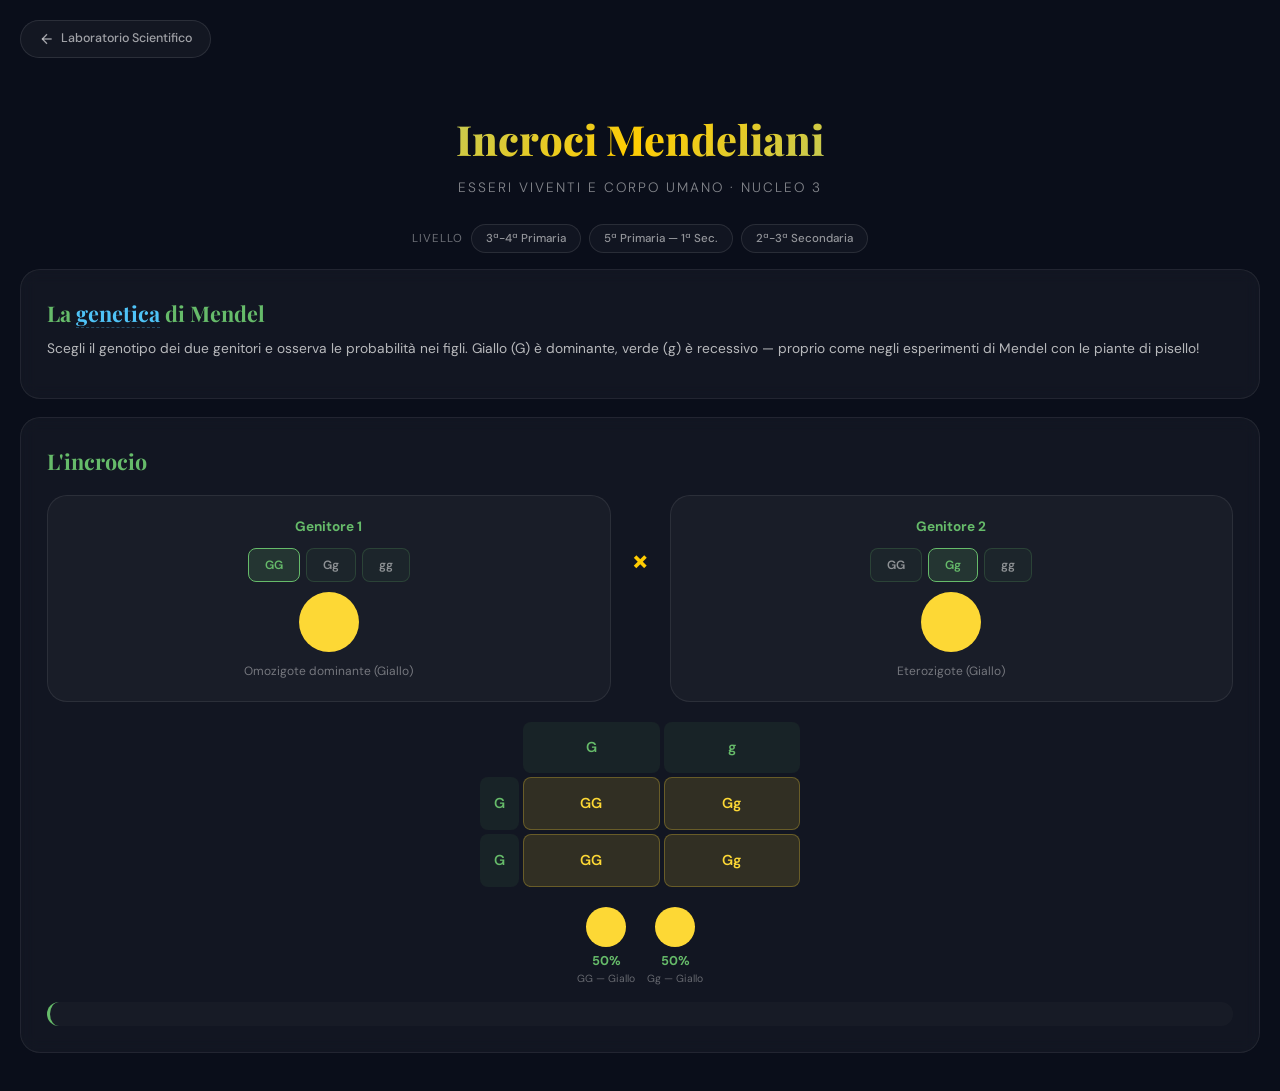
<file: n3-genetica.html>
<!DOCTYPE html>
<html lang="it">
<head>
<meta charset="UTF-8">
<meta name="viewport" content="width=device-width, initial-scale=1.0">
<title>Incroci Mendeliani — Laboratorio Scientifico</title>
<link href="https://fonts.googleapis.com/css2?family=DM+Sans:ital,wght@0,300;0,400;0,500;0,600;0,700;1,400&family=Playfair+Display:wght@600;700;800&display=swap" rel="stylesheet">
<link rel="stylesheet" href="shared.css">
<style>
:root { --nucleo-color: var(--n3); }
.cross-area { display:grid; grid-template-columns:1fr auto 1fr; gap:20px; align-items:start; margin-top:16px; }
@media(max-width:700px){ .cross-area{grid-template-columns:1fr;} }
.parent-card { background:rgba(255,255,255,.03); border:1px solid rgba(255,255,255,.08); border-radius:var(--radius-lg); padding:20px; text-align:center; }
.parent-card h4 { font-size:.85rem; color:var(--n3); margin-bottom:10px; }
.trait-btns { display:flex; gap:6px; justify-content:center; flex-wrap:wrap; margin-bottom:10px; }
.trait-btn { padding:8px 16px; border-radius:8px; border:1.5px solid rgba(102,187,106,.2); background:rgba(102,187,106,.05); color:rgba(255,255,255,.5); font-family:var(--font-body); font-size:.75rem; font-weight:600; cursor:pointer; transition:var(--transition); }
.trait-btn:hover { border-color:var(--n3); color:var(--n3); }
.trait-btn.active { background:rgba(102,187,106,.15); border-color:var(--n3); color:var(--n3); }
.parent-preview { width:60px; height:60px; border-radius:50%; margin:10px auto; display:flex; align-items:center; justify-content:center; font-size:1.5rem; }
.cross-symbol { display:flex; align-items:center; justify-content:center; font-size:2rem; color:var(--corona); font-weight:700; padding-top:40px; }
.punnett { display:grid; grid-template-columns:auto 1fr 1fr; grid-template-rows:auto 1fr 1fr; gap:4px; max-width:320px; margin:20px auto; }
.punnett-cell { display:flex; align-items:center; justify-content:center; padding:14px; border-radius:8px; font-family:var(--font-body); font-weight:600; font-size:.9rem; }
.punnett-header { background:rgba(102,187,106,.08); color:var(--n3); }
.punnett-corner { background:transparent; }
.punnett-result { background:rgba(255,255,255,.04); border:1px solid rgba(255,255,255,.06); color:rgba(255,255,255,.7); cursor:pointer; transition:var(--transition); }
.punnett-result:hover { border-color:var(--n3); }
.punnett-result.dominant { background:rgba(102,187,106,.08); }
.punnett-result.recessive { background:rgba(255,193,7,.08); }
.offspring-strip { display:flex; gap:12px; justify-content:center; flex-wrap:wrap; margin-top:16px; }
.offspring-item { text-align:center; }
.offspring-pea { width:40px; height:40px; border-radius:50%; margin:0 auto 4px; }
.offspring-pct { font-size:.8rem; font-weight:700; color:var(--n3); }
.offspring-geno { font-size:.65rem; color:rgba(255,255,255,.35); }
</style>
</head>
<body>
<div class="stars-container" id="starsContainer"></div>
<div class="app-container">
  <a href="index.html" class="back-btn"><svg viewBox="0 0 24 24" fill="none" stroke="currentColor" stroke-width="2"><line x1="19" y1="12" x2="5" y2="12"/><polyline points="12 19 5 12 12 5"/></svg> Laboratorio Scientifico</a>
  <header class="page-header"><h1>Incroci Mendeliani</h1><div class="subtitle">Esseri viventi e corpo umano &middot; Nucleo 3</div></header>
  <div class="complexity-bar">
    <span class="complexity-label">Livello</span>
    <button class="complexity-btn" data-level="1" onclick="setLevel(1);render()">3&ordf;-4&ordf; Primaria</button>
    <button class="complexity-btn" data-level="2" onclick="setLevel(2);render()">5&ordf; Primaria &mdash; 1&ordf; Sec.</button>
    <button class="complexity-btn" data-level="3" onclick="setLevel(3);render()">2&ordf;-3&ordf; Secondaria</button>
  </div>
  <div class="section-panel">
    <h2>La <span class="iper" data-iper="genetica">genetica</span> di Mendel</h2>
    <p>Scegli il genotipo dei due genitori e osserva le probabilit&agrave; nei figli. Giallo (G) &egrave; dominante, verde (g) &egrave; recessivo &mdash; proprio come negli esperimenti di Mendel con le piante di pisello!</p>
    <div class="curricolo-box">
      <div class="curricolo-title"><svg viewBox="0 0 24 24" fill="none" stroke="currentColor" stroke-width="2"><path d="M2 3h6a4 4 0 014 4v14a3 3 0 00-3-3H2z"/><path d="M22 3h-6a4 4 0 00-4 4v14a3 3 0 013-3h7z"/></svg> Indicazioni 2025</div>
      <div class="curricolo-obj"><span class="classe-tag tag-sec">Sec.</span> Studiare diversit&agrave; ed evoluzione dei viventi, biologia cellulare e <span class="iper" data-iper="genetica">genetica</span></div>
    </div>
  </div>
  <div class="section-panel">
    <h2>L'incrocio</h2>
    <div class="cross-area">
      <div class="parent-card">
        <h4>Genitore 1</h4>
        <div class="trait-btns" id="p1btns"></div>
        <div class="parent-preview" id="p1preview"></div>
        <div id="p1label" style="font-size:.75rem;color:rgba(255,255,255,.4)"></div>
      </div>
      <div class="cross-symbol">&times;</div>
      <div class="parent-card">
        <h4>Genitore 2</h4>
        <div class="trait-btns" id="p2btns"></div>
        <div class="parent-preview" id="p2preview"></div>
        <div id="p2label" style="font-size:.75rem;color:rgba(255,255,255,.4)"></div>
      </div>
    </div>
    <div id="punnettContainer"></div>
    <div class="offspring-strip" id="offspringStrip"></div>
    <div class="exp-readout" id="readout" style="margin-top:14px"></div>
  </div>
</div>
<script src="glossario.js"></script>
<script>
const GENOTYPES = ['GG','Gg','gg'];
const LABELS = {GG:'Omozigote dominante',Gg:'Eterozigote',gg:'Omozigote recessivo'};
const PHENO = {GG:'Giallo',Gg:'Giallo',gg:'Verde'};
const COLOR = {GG:'#fdd835',Gg:'#fdd835',gg:'#66bb6a'};

let parent1='GG', parent2='Gg';

function buildBtns(){
  ['p1','p2'].forEach(p=>{
    const el=document.getElementById(p+'btns');
    el.innerHTML='';
    GENOTYPES.forEach(g=>{
      const btn=document.createElement('button');
      btn.className='trait-btn'+(({p1:parent1,p2:parent2}[p])===g?' active':'');
      btn.textContent=g;
      btn.onclick=()=>{if(p==='p1')parent1=g;else parent2=g;render();};
      el.appendChild(btn);
    });
  });
}

function getPunnett(){
  const a1=[parent1[0],parent1[1]];
  const a2=[parent2[0],parent2[1]];
  const results=[];
  for(const g1 of a1) for(const g2 of a2){
    const sorted=g1<=g2?g1+g2:g2+g1;
    results.push(sorted==='gG'?'Gg':sorted);
  }
  return results;
}

function render(){
  buildBtns();
  // Previews
  ['p1','p2'].forEach(p=>{
    const g=p==='p1'?parent1:parent2;
    document.getElementById(p+'preview').style.background=COLOR[g];
    document.getElementById(p+'label').textContent=LABELS[g]+' ('+PHENO[g]+')';
  });
  // Punnett
  const results=getPunnett();
  const a1=[parent1[0],parent1[1]], a2=[parent2[0],parent2[1]];
  let html='<div class="punnett">';
  html+='<div class="punnett-cell punnett-corner"></div>';
  html+=`<div class="punnett-cell punnett-header">${a2[0]}</div>`;
  html+=`<div class="punnett-cell punnett-header">${a2[1]}</div>`;
  let ri=0;
  for(const g1 of a1){
    html+=`<div class="punnett-cell punnett-header">${g1}</div>`;
    for(const g2 of a2){
      const r=results[ri];
      const cls=r==='gg'?'recessive':'dominant';
      html+=`<div class="punnett-cell punnett-result ${cls}" style="background:${COLOR[r]}22;border-color:${COLOR[r]}44"><span style="color:${COLOR[r]}">${r}</span></div>`;
      ri++;
    }
  }
  html+='</div>';
  document.getElementById('punnettContainer').innerHTML=html;

  // Offspring probabilities
  const counts={};
  results.forEach(r=>{counts[r]=(counts[r]||0)+1;});
  let oHtml='';
  Object.entries(counts).forEach(([g,n])=>{
    const pct=Math.round(n/4*100);
    oHtml+=`<div class="offspring-item"><div class="offspring-pea" style="background:${COLOR[g]}"></div><div class="offspring-pct">${pct}%</div><div class="offspring-geno">${g} — ${PHENO[g]}</div></div>`;
  });
  document.getElementById('offspringStrip').innerHTML=oHtml;

  // Readout
  const hasGreen=results.includes('gg');
  const allYellow=!hasGreen;
  let rd=`<strong>Risultato:</strong> `;
  if(allYellow) rd+='Tutti i figli saranno gialli! Il verde non appare perch\u00e9 serve la combinazione "gg" (due copie recessive).';
  else if(counts['gg']===4) rd+='Tutti i figli saranno verdi! Entrambi i genitori sono "gg" e non hanno il gene dominante giallo.';
  else rd+=`Il ${Math.round((counts['gg']||0)/4*100)}% dei figli sar\u00e0 verde (gg) e il resto giallo. Il verde appare solo quando entrambe le copie sono recessive!`;

  if(currentLevel>=2) rd+='<br><br><strong>Indaga:</strong> L\'allele dominante (G) si manifesta sempre. Il recessivo (g) si vede solo in doppia copia (gg). Il genotipo (lettere) determina il fenotipo (colore). Il quadrato di Punnett prevede le probabilit\u00e0, non la certezza.';
  if(currentLevel>=3) rd+='<br><br><strong>Approfondisci:</strong> Prima legge di Mendel (segregazione): i due alleli si separano durante la formazione dei gameti. Seconda legge (assortimento indipendente): geni su cromosomi diversi si distribuiscono indipendentemente. La dominanza incompleta e la codominanza sono eccezioni al modello mendeliano semplice.';
  document.getElementById('readout').innerHTML=rd;
}

render();
</script>
</body>
</html>
</file>
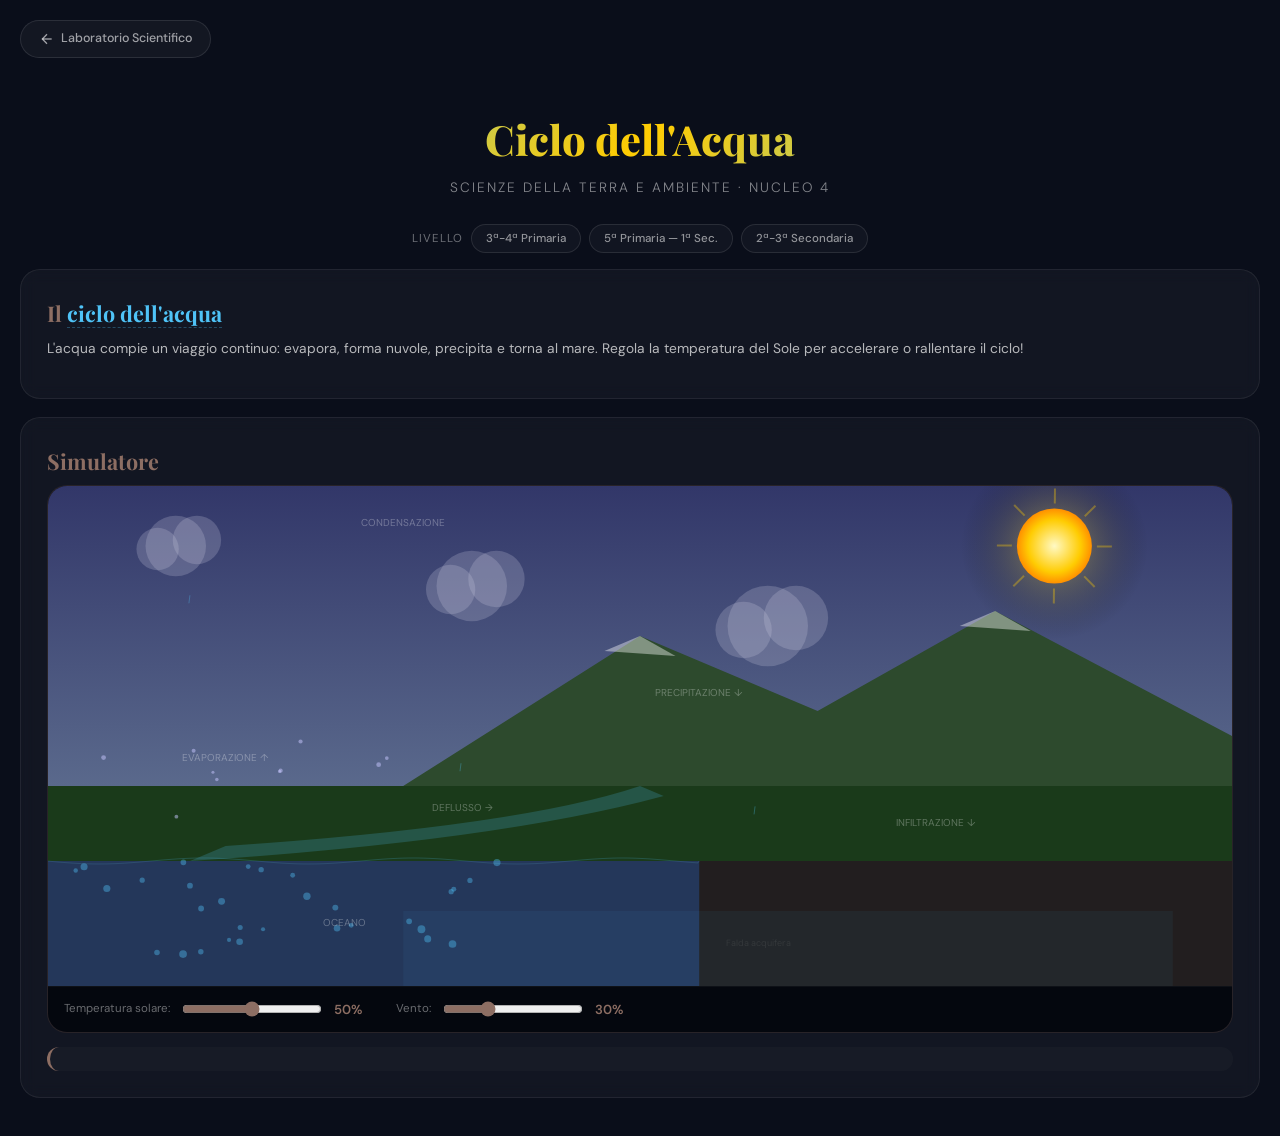
<file: n4-ciclo-acqua.html>
<!DOCTYPE html>
<html lang="it">
<head>
<meta charset="UTF-8">
<meta name="viewport" content="width=device-width, initial-scale=1.0">
<title>Ciclo dell'Acqua — Laboratorio Scientifico</title>
<link href="https://fonts.googleapis.com/css2?family=DM+Sans:ital,wght@0,300;0,400;0,500;0,600;0,700;1,400&family=Playfair+Display:wght@600;700;800&display=swap" rel="stylesheet">
<link rel="stylesheet" href="shared.css">
<style>
:root { --nucleo-color: var(--n4); }
.sim-box { border-radius:var(--radius-lg); overflow:hidden; background:#060a14; border:1px solid var(--n4border); }
#cycleCanvas { display:block; width:100%; }
.ctrl-row { display:flex; flex-wrap:wrap; gap:12px; padding:12px 16px; background:rgba(0,0,0,.3); border-top:1px solid rgba(255,255,255,.04); align-items:center; }
.ctrl-row label { font-size:.72rem; color:rgba(255,255,255,.4); }
.ctrl-row input[type="range"] { width:140px; accent-color:var(--n4); }
.ctrl-row .val { color:var(--n4); font-size:.82rem; font-weight:600; min-width:50px; }
</style>
</head>
<body>
<div class="stars-container" id="starsContainer"></div>
<div class="app-container">
  <a href="index.html" class="back-btn"><svg viewBox="0 0 24 24" fill="none" stroke="currentColor" stroke-width="2"><line x1="19" y1="12" x2="5" y2="12"/><polyline points="12 19 5 12 12 5"/></svg> Laboratorio Scientifico</a>
  <header class="page-header"><h1>Ciclo dell'Acqua</h1><div class="subtitle">Scienze della Terra e ambiente &middot; Nucleo 4</div></header>
  <div class="complexity-bar">
    <span class="complexity-label">Livello</span>
    <button class="complexity-btn" data-level="1" onclick="setLevel(1)">3&ordf;-4&ordf; Primaria</button>
    <button class="complexity-btn" data-level="2" onclick="setLevel(2)">5&ordf; Primaria &mdash; 1&ordf; Sec.</button>
    <button class="complexity-btn" data-level="3" onclick="setLevel(3)">2&ordf;-3&ordf; Secondaria</button>
  </div>
  <div class="section-panel">
    <h2>Il <span class="iper" data-iper="ciclo-acqua">ciclo dell'acqua</span></h2>
    <p>L'acqua compie un viaggio continuo: evapora, forma nuvole, precipita e torna al mare. Regola la temperatura del Sole per accelerare o rallentare il ciclo!</p>
    <div class="curricolo-box">
      <div class="curricolo-title"><svg viewBox="0 0 24 24" fill="none" stroke="currentColor" stroke-width="2"><path d="M2 3h6a4 4 0 014 4v14a3 3 0 00-3-3H2z"/><path d="M22 3h-6a4 4 0 00-4 4v14a3 3 0 013-3h7z"/></svg> Indicazioni 2025</div>
      <div class="curricolo-obj"><span class="classe-tag tag-3p">3&ordf; P</span> Rilevare variazioni meteorologiche; creare un diario meteorologico</div>
      <div class="curricolo-obj"><span class="classe-tag tag-5p">5&ordf; P</span> Conoscenze: suolo, acqua, aria, piante; nozioni di struttura della Terra</div>
      <div class="curricolo-obj"><span class="classe-tag tag-sec">Sec.</span> Esaminare fattori che influenzano il clima; simulazione dell'<span class="iper" data-iper="effetto-serra">effetto serra</span></div>
    </div>
  </div>
  <div class="section-panel">
    <h2>Simulatore</h2>
    <div class="sim-box">
      <canvas id="cycleCanvas" width="900" height="500"></canvas>
      <div class="ctrl-row">
        <label>Temperatura solare:</label>
        <input type="range" id="sunTemp" min="0" max="100" value="50" oninput="document.getElementById('sunV').textContent=this.value+'%'">
        <span class="val" id="sunV">50%</span>
        <label>Vento:</label>
        <input type="range" id="wind" min="0" max="100" value="30" oninput="document.getElementById('windV').textContent=this.value+'%'">
        <span class="val" id="windV">30%</span>
      </div>
    </div>
    <div class="exp-readout" id="readout" style="margin-top:14px"></div>
  </div>
</div>
<script src="glossario.js"></script>
<script>
const cv=document.getElementById('cycleCanvas'),cx=cv.getContext('2d');
let W=900,H=500,t=0;

// Water droplets in different phases
let drops=[];
function initDrops(){
  drops=[];
  // Ocean
  for(let i=0;i<30;i++) drops.push({x:Math.random()*W*0.5+W*0.02,y:H*0.75+Math.random()*H*0.2,phase:'ocean',vx:0,vy:0,size:2+Math.random()*2});
  // Evaporating
  for(let i=0;i<10;i++) drops.push({x:Math.random()*W*0.4+W*0.05,y:H*0.5+Math.random()*H*0.2,phase:'evap',vx:0,vy:-0.5-Math.random(),size:1.5+Math.random()});
}
initDrops();

function draw(){
  t+=0.02;
  const sun=+document.getElementById('sunTemp').value/100;
  const wind=+document.getElementById('wind').value/100;
  const dpr=window.devicePixelRatio||1;
  W=cv.offsetWidth;H=500;
  cv.width=W*dpr;cv.height=H*dpr;cx.scale(dpr,dpr);

  // Sky gradient
  const sky=cx.createLinearGradient(0,0,0,H*0.6);
  sky.addColorStop(0,`rgba(${30+sun*40},${40+sun*30},${80+sun*50},1)`);
  sky.addColorStop(1,`rgba(${60+sun*60},${80+sun*50},${120+sun*40},1)`);
  cx.fillStyle=sky;cx.fillRect(0,0,W,H*0.6);

  // Sun
  const sunX=W*0.85,sunY=H*0.12,sunR=30+sun*15;
  const sg=cx.createRadialGradient(sunX,sunY,0,sunX,sunY,sunR*2.5);
  sg.addColorStop(0,`rgba(255,${200+sun*55},${50+sun*50},${0.3+sun*0.4})`);
  sg.addColorStop(1,'transparent');
  cx.fillStyle=sg;cx.beginPath();cx.arc(sunX,sunY,sunR*2.5,0,Math.PI*2);cx.fill();
  const sc=cx.createRadialGradient(sunX,sunY,0,sunX,sunY,sunR);
  sc.addColorStop(0,'#fff9c4');sc.addColorStop(.7,'#ffcc02');sc.addColorStop(1,'#ff8f00');
  cx.fillStyle=sc;cx.beginPath();cx.arc(sunX,sunY,sunR,0,Math.PI*2);cx.fill();
  // Sun rays
  for(let i=0;i<8;i++){
    const a=t*0.5+i*Math.PI/4;
    cx.beginPath();cx.moveTo(sunX+Math.cos(a)*(sunR+5),sunY+Math.sin(a)*(sunR+5));
    cx.lineTo(sunX+Math.cos(a)*(sunR+15+sun*10),sunY+Math.sin(a)*(sunR+15+sun*10));
    cx.strokeStyle=`rgba(255,204,2,${0.2+sun*0.3})`;cx.lineWidth=2;cx.stroke();
  }

  // Mountains
  cx.beginPath();
  cx.moveTo(W*0.3,H*0.6);cx.lineTo(W*0.5,H*0.3);cx.lineTo(W*0.65,H*0.45);
  cx.lineTo(W*0.8,H*0.25);cx.lineTo(W,H*0.5);cx.lineTo(W,H*0.6);cx.closePath();
  cx.fillStyle='#2d4a2d';cx.fill();
  // Snow caps
  cx.beginPath();cx.moveTo(W*0.47,H*0.33);cx.lineTo(W*0.5,H*0.3);cx.lineTo(W*0.53,H*0.34);cx.closePath();
  cx.fillStyle='rgba(255,255,255,.4)';cx.fill();
  cx.beginPath();cx.moveTo(W*0.77,H*0.28);cx.lineTo(W*0.8,H*0.25);cx.lineTo(W*0.83,H*0.29);cx.closePath();
  cx.fill();

  // Ground/river
  cx.fillStyle='#1a3a1a';cx.fillRect(0,H*0.6,W,H*0.15);
  // River
  cx.beginPath();cx.moveTo(W*0.5,H*0.6);
  cx.quadraticCurveTo(W*0.4,H*0.68,W*0.15,H*0.72);
  cx.lineTo(W*0.12,H*0.75);
  cx.quadraticCurveTo(W*0.38,H*0.71,W*0.52,H*0.62);
  cx.closePath();
  cx.fillStyle='rgba(79,195,247,.2)';cx.fill();

  // Ocean
  cx.fillStyle='rgba(13,71,161,.6)';
  cx.fillRect(0,H*0.75,W*0.55,H*0.25);
  // Ocean waves
  cx.beginPath();cx.moveTo(0,H*0.75);
  for(let x=0;x<W*0.55;x+=5){cx.lineTo(x,H*0.75+Math.sin(x*0.03+t*2)*3);}
  cx.lineTo(W*0.55,H*0.75);cx.strokeStyle='rgba(79,195,247,.2)';cx.lineWidth=1;cx.stroke();

  // Underground
  cx.fillStyle='rgba(100,80,60,.3)';cx.fillRect(0,H*0.75,W,H*0.25);
  // Water table
  cx.fillStyle='rgba(79,195,247,.05)';cx.fillRect(W*0.3,H*0.85,W*0.65,H*0.15);
  cx.fillStyle='rgba(255,255,255,.08)';cx.font='9px DM Sans';cx.textAlign='center';
  cx.fillText('Falda acquifera',W*0.6,H*0.92);

  // Clouds
  const cloudDensity=sun*0.7;
  for(let i=0;i<3;i++){
    const cloudX=(W*0.15+i*W*0.25+t*wind*30)%(W+100)-50;
    const cloudY=H*0.12+i*H*0.08;
    const r=25+cloudDensity*15+i*5;
    cx.fillStyle=`rgba(200,200,220,${0.15+cloudDensity*0.25})`;
    cx.beginPath();cx.arc(cloudX,cloudY,r,0,Math.PI*2);cx.fill();
    cx.beginPath();cx.arc(cloudX+r*0.7,cloudY-r*0.2,r*0.8,0,Math.PI*2);cx.fill();
    cx.beginPath();cx.arc(cloudX-r*0.6,cloudY+r*0.1,r*0.7,0,Math.PI*2);cx.fill();
    // Rain
    if(cloudDensity>0.3){
      for(let j=0;j<Math.floor(cloudDensity*5);j++){
        const rx=cloudX-r+Math.random()*r*2;
        const ry=cloudY+r+Math.random()*H*0.3;
        cx.beginPath();cx.moveTo(rx,ry);cx.lineTo(rx-1,ry+8);
        cx.strokeStyle=`rgba(79,195,247,${0.2+cloudDensity*0.3})`;cx.lineWidth=1;cx.stroke();
      }
    }
  }

  // Water particles
  drops.forEach(d=>{
    if(d.phase==='ocean'){
      d.x+=Math.sin(t+d.x*0.01)*0.3;
      d.y+=Math.cos(t+d.y*0.01)*0.2;
      // Evaporate
      if(Math.random()<sun*0.008){d.phase='evap';d.vy=-0.5-sun*2;}
    } else if(d.phase==='evap'){
      d.vy-=0.01*sun;d.vx+=wind*0.5*(Math.random()-0.3);
      d.x+=d.vx;d.y+=d.vy;d.size=Math.max(1,d.size-0.002);
      if(d.y<H*0.15){d.phase='cloud';d.vy=0;d.vx=wind*1.5;}
    } else if(d.phase==='cloud'){
      d.x+=d.vx;d.y+=Math.sin(t+d.x*0.01)*0.3;
      if(d.x>W||Math.random()<0.003+sun*0.005){d.phase='rain';d.vy=1+Math.random()*2;d.vx=wind*0.3;}
    } else if(d.phase==='rain'){
      d.vy+=0.08;d.x+=d.vx;d.y+=d.vy;d.size=2+Math.random();
      if(d.y>H*0.6){
        if(d.x<W*0.55) d.phase='ocean';
        else{d.phase='infiltrate';d.vy=0.3;d.vx=0;}
        d.y=d.x<W*0.55?H*0.75+Math.random()*H*0.15:H*0.6;
      }
    } else if(d.phase==='infiltrate'){
      d.y+=d.vy;d.vy*=0.99;
      if(d.y>H*0.9){d.phase='groundwater';d.vx=-0.3-Math.random()*0.5;d.vy=0;}
    } else if(d.phase==='groundwater'){
      d.x+=d.vx;
      if(d.x<W*0.15){d.phase='ocean';d.x=Math.random()*W*0.4;d.y=H*0.75+Math.random()*H*0.15;}
    }

    // Draw
    const colors={ocean:'rgba(79,195,247,.4)',evap:'rgba(200,200,255,.5)',cloud:'rgba(255,255,255,.3)',rain:'rgba(79,195,247,.6)',infiltrate:'rgba(79,195,247,.3)',groundwater:'rgba(79,195,247,.2)'};
    cx.beginPath();cx.arc(d.x,d.y,d.size,0,Math.PI*2);
    cx.fillStyle=colors[d.phase]||'rgba(79,195,247,.3)';cx.fill();
  });

  // Respawn drops
  if(drops.length<80&&Math.random()<0.05) drops.push({x:Math.random()*W*0.4+W*0.05,y:H*0.78+Math.random()*H*0.15,phase:'ocean',vx:0,vy:0,size:2+Math.random()*2});

  // Labels
  cx.fillStyle='rgba(255,255,255,.3)';cx.font='10px DM Sans';cx.textAlign='center';
  cx.fillText('EVAPORAZIONE \u2191',W*0.15,H*0.55);
  cx.fillText('CONDENSAZIONE',W*0.3,H*0.08);
  cx.fillText('PRECIPITAZIONE \u2193',W*0.55,H*0.42);
  cx.fillText('DEFLUSSO \u2192',W*0.35,H*0.65);
  cx.fillText('INFILTRAZIONE \u2193',W*0.75,H*0.68);
  cx.fillText('OCEANO',W*0.25,H*0.88);

  // Readout
  let rd=`<strong>Il ciclo dell'acqua</strong> \u00e8 alimentato dal Sole (${Math.round(sun*100)}% di intensit\u00e0). Pi\u00f9 sole = pi\u00f9 evaporazione = pi\u00f9 nuvole = pi\u00f9 pioggia. Il vento sposta le nuvole dall'oceano verso le montagne.`;
  if(currentLevel>=2) rd+='<br><br><strong>Indaga:</strong> L\'energia del Sole fa evaporare l\'acqua (calore latente: 2260 J/g). Il vapore sale perch\u00e9 \u00e8 pi\u00f9 leggero dell\'aria. Salendo si raffredda e condensa in nuvole. La gravit\u00e0 fa precipitare l\'acqua e scorrere verso il mare.';
  if(currentLevel>=3) rd+='<br><br><strong>Approfondisci:</strong> Bilancio idrologico: P = E + R + \u0394S. Il tempo di residenza varia: ~9 giorni in atmosfera, ~2.500 anni negli oceani, ~10.000 anni nelle calotte glaciali. L\'evapotraspirazione (Penman-Monteith) accoppia il ciclo idrologico a quello energetico tramite il calore latente.';
  document.getElementById('readout').innerHTML=rd;

  requestAnimationFrame(draw);
}
setTimeout(draw,150);
</script>
</body>
</html>
</file>
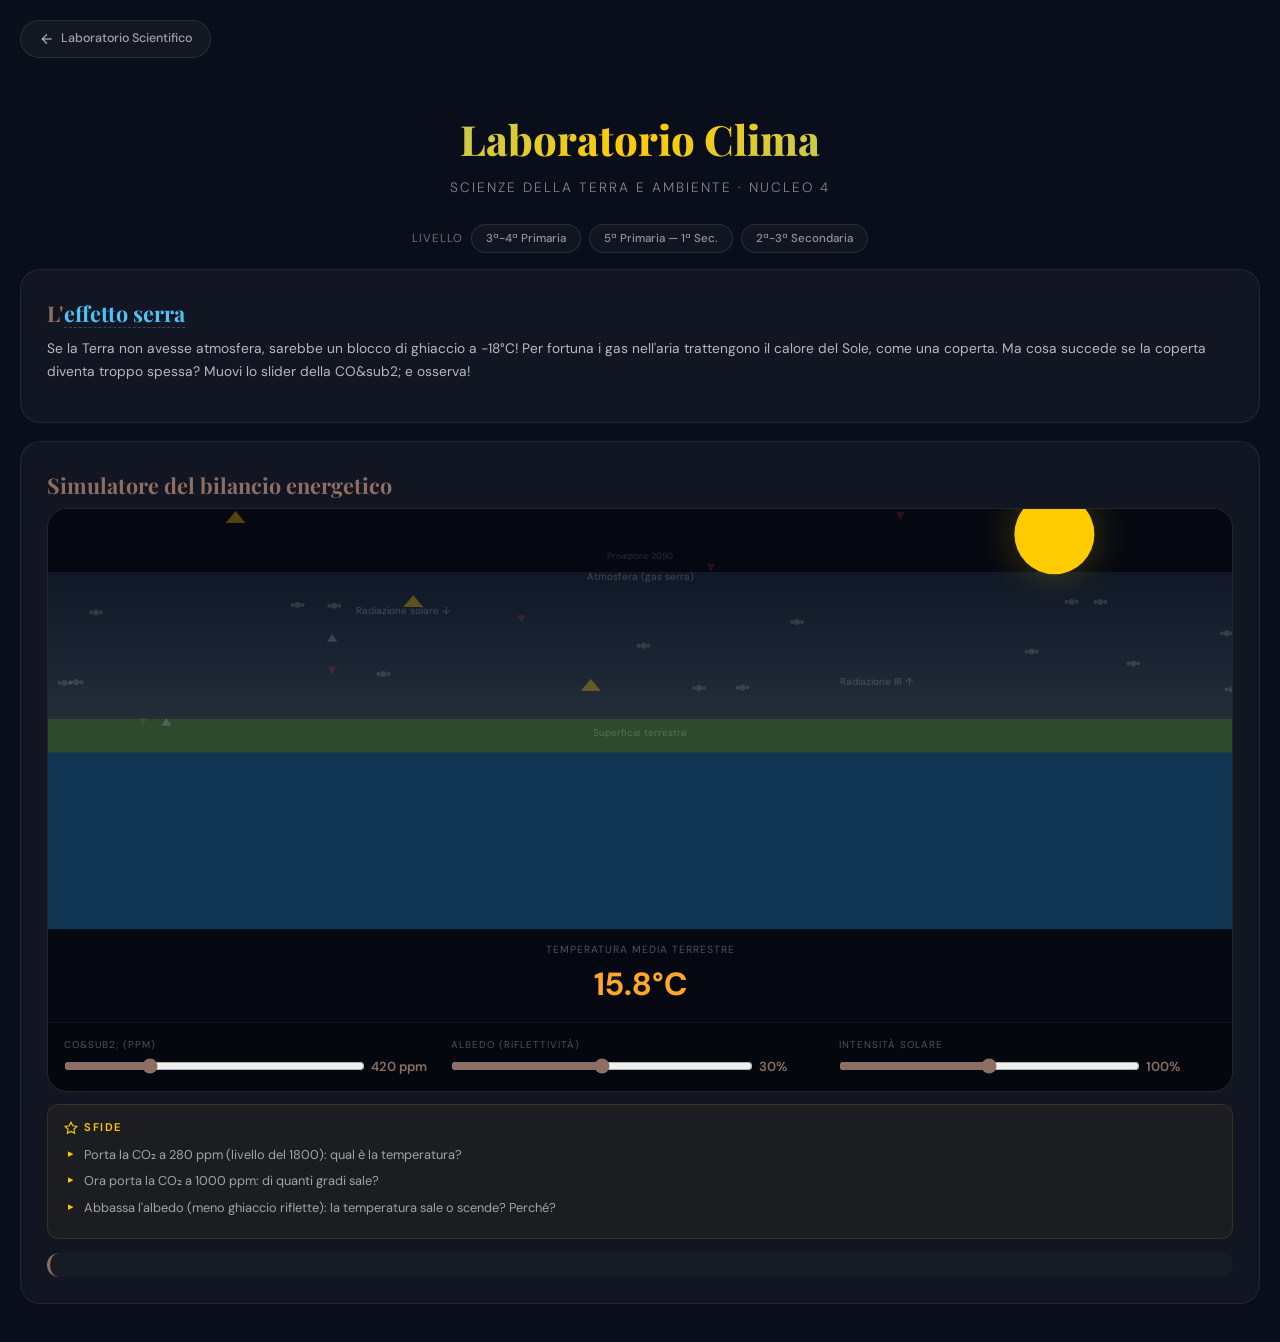
<file: n4-clima.html>
<!DOCTYPE html>
<html lang="it">
<head>
<meta charset="UTF-8">
<meta name="viewport" content="width=device-width, initial-scale=1.0">
<title>Laboratorio Clima — Laboratorio Scientifico</title>
<link href="https://fonts.googleapis.com/css2?family=DM+Sans:ital,wght@0,300;0,400;0,500;0,600;0,700;1,400&family=Playfair+Display:wght@600;700;800&display=swap" rel="stylesheet">
<link rel="stylesheet" href="shared.css">
<style>
:root { --nucleo-color: var(--n4); }
.sim-box { border-radius:var(--radius-lg); overflow:hidden; background:#060a14; border:1px solid var(--n4border); }
#climaCanvas { display:block; width:100%; }
.ctrl-grid { display:grid; grid-template-columns:repeat(auto-fit,minmax(180px,1fr)); gap:10px; padding:14px 16px; background:rgba(0,0,0,.3); border-top:1px solid rgba(255,255,255,.04); }
.ctrl-item { display:flex; flex-direction:column; gap:3px; }
.ctrl-item label { font-size:.62rem; color:rgba(255,255,255,.3); text-transform:uppercase; letter-spacing:1px; }
.ctrl-item .cr { display:flex; align-items:center; gap:6px; }
.ctrl-item input[type="range"] { flex:1; accent-color:var(--n4); }
.ctrl-item .val { color:var(--n4); font-size:.82rem; font-weight:600; min-width:70px; }
.temp-display { text-align:center; padding:12px; background:rgba(0,0,0,.2); border-top:1px solid rgba(255,255,255,.03); }
.temp-big { font-size:2rem; font-weight:700; }
.temp-label { font-size:.65rem; color:rgba(255,255,255,.3); text-transform:uppercase; letter-spacing:1px; }
</style>
</head>
<body>
<div class="stars-container" id="starsContainer"></div>
<div class="app-container">
  <a href="index.html" class="back-btn"><svg viewBox="0 0 24 24" fill="none" stroke="currentColor" stroke-width="2"><line x1="19" y1="12" x2="5" y2="12"/><polyline points="12 19 5 12 12 5"/></svg> Laboratorio Scientifico</a>
  <header class="page-header"><h1>Laboratorio Clima</h1><div class="subtitle">Scienze della Terra e ambiente &middot; Nucleo 4</div></header>
  <div class="complexity-bar">
    <span class="complexity-label">Livello</span>
    <button class="complexity-btn" data-level="1" onclick="setLevel(1)">3&ordf;-4&ordf; Primaria</button>
    <button class="complexity-btn" data-level="2" onclick="setLevel(2)">5&ordf; Primaria &mdash; 1&ordf; Sec.</button>
    <button class="complexity-btn" data-level="3" onclick="setLevel(3)">2&ordf;-3&ordf; Secondaria</button>
  </div>
  <div class="section-panel">
    <h2>L'<span class="iper" data-iper="effetto-serra">effetto serra</span></h2>
    <p>Se la Terra non avesse atmosfera, sarebbe un blocco di ghiaccio a -18&deg;C! Per fortuna i gas nell'aria trattengono il calore del Sole, come una coperta. Ma cosa succede se la coperta diventa troppo spessa? Muovi lo slider della CO&sub2; e osserva!</p>
    <div class="curricolo-box">
      <div class="curricolo-title"><svg viewBox="0 0 24 24" fill="none" stroke="currentColor" stroke-width="2"><path d="M2 3h6a4 4 0 014 4v14a3 3 0 00-3-3H2z"/><path d="M22 3h-6a4 4 0 00-4 4v14a3 3 0 013-3h7z"/></svg> Indicazioni 2025</div>
      <div class="curricolo-obj"><span class="classe-tag tag-3p">3&ordf; P</span> Riflettere su come le proprie azioni influenzano l'ambiente</div>
      <div class="curricolo-obj"><span class="classe-tag tag-sec">Sec.</span> Esaminare fattori che influenzano il clima; simulazione effetto serra</div>
      <div class="curricolo-obj"><span class="classe-tag tag-sec">Sec.</span> Promuovere sostenibilit&agrave; e comportamenti responsabili</div>
    </div>
  </div>
  <div class="section-panel">
    <h2>Simulatore del bilancio energetico</h2>
    <div class="sim-box">
      <canvas id="climaCanvas" width="900" height="420"></canvas>
      <div class="temp-display">
        <div class="temp-label">Temperatura media terrestre</div>
        <div class="temp-big" id="tempDisplay" style="color:var(--n4)">15&deg;C</div>
      </div>
      <div class="ctrl-grid">
        <div class="ctrl-item"><label>CO&sub2; (ppm)</label><div class="cr"><input type="range" id="co2" min="200" max="1000" value="420" oninput="updateClima()"><span class="val" id="co2V">420 ppm</span></div></div>
        <div class="ctrl-item"><label>Albedo (riflettivit&agrave;)</label><div class="cr"><input type="range" id="albedo" min="10" max="50" value="30" oninput="updateClima()"><span class="val" id="albV">30%</span></div></div>
        <div class="ctrl-item"><label>Intensit&agrave; solare</label><div class="cr"><input type="range" id="solar" min="80" max="120" value="100" oninput="updateClima()"><span class="val" id="solV">100%</span></div></div>
      </div>
    </div>
    <div class="challenge-box"><div class="ch-title"><svg viewBox="0 0 24 24" fill="none" stroke="currentColor" stroke-width="2"><polygon points="12 2 15.09 8.26 22 9.27 17 14.14 18.18 21.02 12 17.77 5.82 21.02 7 14.14 2 9.27 8.91 8.26"/></svg> Sfide</div><div class="challenge-item">Porta la CO₂ a 280 ppm (livello del 1800): qual è la temperatura?</div><div class="challenge-item">Ora porta la CO₂ a 1000 ppm: di quanti gradi sale?</div><div class="challenge-item">Abbassa l'albedo (meno ghiaccio riflette): la temperatura sale o scende? Perché?</div></div>
    <div class="exp-readout" id="readout" style="margin-top:14px"></div>
  </div>
</div>
<script src="glossario.js"></script>
<script>
const cv=document.getElementById('climaCanvas'),cx=cv.getContext('2d');
let W=900,H=420,t=0,targetTemp=15,currentTemp=15;

function calcTemp(){
  const co2=+document.getElementById('co2').value;
  const albedo=+document.getElementById('albedo').value/100;
  const solar=+document.getElementById('solar').value/100;
  // Simplified: base temp -18°C without greenhouse, +33°C with natural greenhouse
  // CO2 forcing: ΔF = 5.35 * ln(C/280)
  const forcing=5.35*Math.log(co2/280);
  const sensitivity=0.8; // °C per W/m²
  const base=-18+(1-albedo)*50*solar;
  const greenhouse=33*(co2/280)**0.3;
  targetTemp=base+greenhouse*solar;
  return targetTemp;
}

function updateClima(){
  document.getElementById('co2V').textContent=document.getElementById('co2').value+' ppm';
  document.getElementById('albV').textContent=document.getElementById('albedo').value+'%';
  document.getElementById('solV').textContent=document.getElementById('solar').value+'%';
  calcTemp();
}

// Photon particles
let photons=[];

function draw(){
  t+=0.02;
  currentTemp+=(targetTemp-currentTemp)*0.02;

  const co2=+document.getElementById('co2').value;
  const albedo=+document.getElementById('albedo').value/100;
  const solar=+document.getElementById('solar').value/100;

  const dpr=window.devicePixelRatio||1;
  W=cv.offsetWidth;H=420;
  cv.width=W*dpr;cv.height=H*dpr;cx.scale(dpr,dpr);

  // Space
  cx.fillStyle='#050810';cx.fillRect(0,0,W,H*0.15);
  // Atmosphere layers
  const atmoH=H*0.35;
  const atmoOpacity=Math.min(0.5,(co2-200)/800*0.4+0.1);
  const ag=cx.createLinearGradient(0,H*0.15,0,H*0.15+atmoH);
  ag.addColorStop(0,`rgba(100,150,200,${atmoOpacity*0.5})`);
  ag.addColorStop(1,`rgba(150,180,200,${atmoOpacity})`);
  cx.fillStyle=ag;cx.fillRect(0,H*0.15,W,atmoH);

  // CO2 molecules
  const nMolecules=Math.floor((co2-200)/800*40)+5;
  cx.fillStyle=`rgba(200,200,200,${0.1+atmoOpacity*0.3})`;
  for(let i=0;i<nMolecules;i++){
    const mx=(Math.sin(t*0.3+i*7)+1)/2*W;
    const my=H*0.15+Math.sin(t*0.2+i*3)*atmoH*0.3+atmoH*0.5;
    cx.beginPath();cx.arc(mx,my,3,0,Math.PI*2);cx.fill();
    cx.beginPath();cx.arc(mx-5,my,2,0,Math.PI*2);cx.fill();
    cx.beginPath();cx.arc(mx+5,my,2,0,Math.PI*2);cx.fill();
  }

  // Earth surface
  const tempColor=currentTemp<0?'#a0c4e8':currentTemp<10?'#8bc34a':currentTemp<20?'#4caf50':currentTemp<30?'#ff9800':'#f44336';
  cx.fillStyle=tempColor+'33';
  cx.fillRect(0,H*0.5,W,H*0.5);
  // Ground
  cx.fillStyle='#2d4a2d';cx.fillRect(0,H*0.5,W,H*0.08);
  // Ice (if cold)
  if(currentTemp<5){
    const icePct=Math.min(1,(5-currentTemp)/20);
    cx.fillStyle=`rgba(200,220,255,${icePct*0.3})`;
    cx.fillRect(0,H*0.5,W*icePct*0.4,H*0.08);
    cx.fillRect(W*(1-icePct*0.3),H*0.5,W*icePct*0.3,H*0.08);
  }
  // Ocean
  cx.fillStyle='rgba(13,71,161,.4)';cx.fillRect(0,H*0.58,W,H*0.42);

  // Sun (top right)
  const sunR=25+solar*15;
  const sg=cx.createRadialGradient(W*0.85,H*0.06,0,W*0.85,H*0.06,sunR*2);
  sg.addColorStop(0,'rgba(255,220,50,.4)');sg.addColorStop(1,'transparent');
  cx.fillStyle=sg;cx.beginPath();cx.arc(W*0.85,H*0.06,sunR*2,0,Math.PI*2);cx.fill();
  cx.fillStyle='#ffcc02';cx.beginPath();cx.arc(W*0.85,H*0.06,sunR,0,Math.PI*2);cx.fill();

  // Incoming solar radiation (yellow arrows)
  for(let i=0;i<5;i++){
    const sx=W*0.15+i*W*0.15;
    const progress=(t*0.5+i*0.4)%2;
    if(progress<1){
      const py=progress*H*0.5;
      cx.beginPath();cx.moveTo(sx+10,py);cx.lineTo(sx,py+12);cx.lineTo(sx+20,py+12);cx.closePath();
      cx.fillStyle='rgba(255,204,2,.3)';cx.fill();
    }
  }

  // Reflected radiation (albedo - going back up)
  for(let i=0;i<Math.ceil(albedo*6);i++){
    const sx=W*0.1+i*W*0.14;
    const progress=(t*0.4+i*0.5)%2;
    if(progress<1){
      const py=H*0.5-progress*H*0.4;
      cx.beginPath();cx.moveTo(sx,py);cx.lineTo(sx-5,py+8);cx.lineTo(sx+5,py+8);cx.closePath();
      cx.fillStyle='rgba(200,200,255,.2)';cx.fill();
    }
  }

  // IR radiation from Earth (red, going up)
  for(let i=0;i<6;i++){
    const sx=W*0.08+i*W*0.16;
    const progress=(t*0.3+i*0.35)%2;
    const py=H*0.5-progress*H*0.35;
    cx.beginPath();cx.moveTo(sx,py+8);cx.lineTo(sx-4,py);cx.lineTo(sx+4,py);cx.closePath();
    cx.fillStyle='rgba(239,83,80,.15)';cx.fill();
    // Some get trapped and sent back down
    if(progress>0.5&&Math.random()<atmoOpacity){
      cx.beginPath();cx.moveTo(sx+3,py+15);cx.lineTo(sx,py+22);cx.lineTo(sx+6,py+22);cx.closePath();
      cx.fillStyle='rgba(239,83,80,.1)';cx.fill();
    }
  }

  // Labels
  cx.fillStyle='rgba(255,255,255,.2)';cx.font='10px DM Sans';cx.textAlign='center';
  cx.fillText('Radiazione solare \u2193',W*0.3,H*0.25);
  cx.fillText('Radiazione IR \u2191',W*0.7,H*0.42);
  cx.fillText('Atmosfera (gas serra)',W/2,H*0.17);
  cx.fillText('Superficie terrestre',W/2,H*0.54);

  // CO2 label with era
  let era='';
  if(co2<300) era='Pre-industriale (~1800)';
  else if(co2<420) era='Oggi (2024)';
  else if(co2<560) era='Proiezione 2050';
  else if(co2<700) era='Proiezione 2100 (scenario medio)';
  else era='Scenario peggiore';
  cx.fillStyle='rgba(255,255,255,.15)';cx.font='9px DM Sans';
  cx.fillText(era,W/2,H*0.12);

  // Temp display
  const tc=currentTemp<0?'#4fc3f7':currentTemp<15?'#66bb6a':currentTemp<25?'#ffa726':'#ef5350';
  document.getElementById('tempDisplay').style.color=tc;
  document.getElementById('tempDisplay').textContent=currentTemp.toFixed(1)+'\u00b0C';

  // Readout
  const co2val=+document.getElementById('co2').value;
  let rd=`<strong>Temperatura: ${currentTemp.toFixed(1)}\u00b0C</strong> (CO\u2082: ${co2val} ppm). `;
  if(co2val<300) rd+='A livelli pre-industriali: la temperatura \u00e8 in equilibrio naturale.';
  else if(co2val<450) rd+='Livello attuale: la temperatura \u00e8 gi\u00e0 salita di oltre 1\u00b0C rispetto al 1800.';
  else rd+='Attenzione: pi\u00f9 CO\u2082 = pi\u00f9 calore intrappolato = temperature in aumento!';

  if(currentLevel>=2) rd+=`<br><br><strong>Indaga:</strong> I gas serra (CO\u2082, CH\u2084, N\u2082O) sono trasparenti alla luce solare ma assorbono la radiazione infrarossa emessa dalla Terra. La CO\u2082 \u00e8 passata da 280 ppm (pre-industriale) a oltre 420 ppm per combustibili fossili e deforestazione. L'albedo misura quanta luce viene riflessa: il ghiaccio riflette molto (80%), gli oceani poco (6%).`;
  if(currentLevel>=3) rd+=`<br><br><strong>Approfondisci:</strong> Forcing radiativo del CO\u2082: \u0394F = 5,35\u00b7ln(C/C\u2080) W/m\u00b2. Sensibilit\u00e0 climatica (ECS): 2,5-4\u00b0C per raddoppio di CO\u2082. Feedback positivi: albedo ghiaccio (ghiaccio fonde \u2192 meno riflettivit\u00e0 \u2192 pi\u00f9 calore), vapore acqueo (pi\u00f9 caldo \u2192 pi\u00f9 evaporazione \u2192 pi\u00f9 effetto serra). Il punto di non ritorno (tipping point) per la calotta groenlandese \u00e8 stimato a +1,5-2\u00b0C.`;
  document.getElementById('readout').innerHTML=rd;

  requestAnimationFrame(draw);
}

updateClima();
setTimeout(draw,150);
</script>
</body>
</html>
</file>
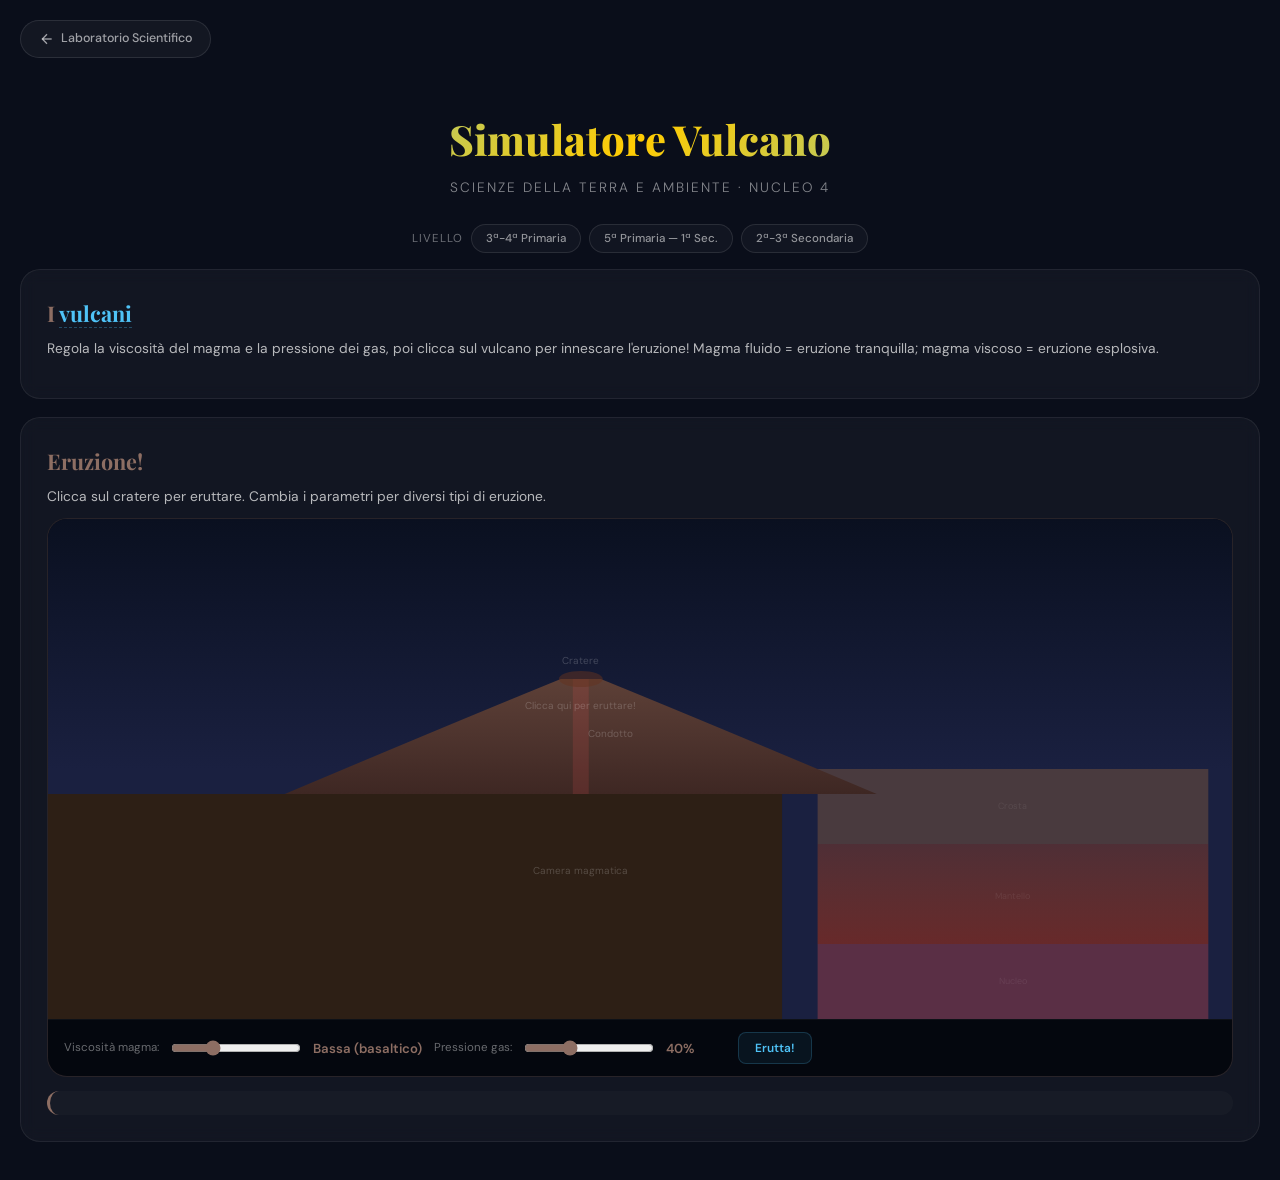
<file: n4-vulcano.html>
<!DOCTYPE html>
<html lang="it">
<head>
<meta charset="UTF-8">
<meta name="viewport" content="width=device-width, initial-scale=1.0">
<title>Simulatore Vulcano — Laboratorio Scientifico</title>
<link href="https://fonts.googleapis.com/css2?family=DM+Sans:ital,wght@0,300;0,400;0,500;0,600;0,700;1,400&family=Playfair+Display:wght@600;700;800&display=swap" rel="stylesheet">
<link rel="stylesheet" href="shared.css">
<style>
:root { --nucleo-color: var(--n4); }
.sim-box { border-radius:var(--radius-lg); overflow:hidden; background:#060a14; border:1px solid var(--n4border); }
#volcCanvas { display:block; width:100%; cursor:pointer; }
.ctrl-row { display:flex; flex-wrap:wrap; gap:12px; padding:12px 16px; background:rgba(0,0,0,.3); border-top:1px solid rgba(255,255,255,.04); align-items:center; }
.ctrl-row label { font-size:.72rem; color:rgba(255,255,255,.4); }
.ctrl-row input[type="range"] { width:130px; accent-color:var(--n4); }
.ctrl-row .val { color:var(--n4); font-size:.82rem; font-weight:600; min-width:60px; }
</style>
</head>
<body>
<div class="stars-container" id="starsContainer"></div>
<div class="app-container">
  <a href="index.html" class="back-btn"><svg viewBox="0 0 24 24" fill="none" stroke="currentColor" stroke-width="2"><line x1="19" y1="12" x2="5" y2="12"/><polyline points="12 19 5 12 12 5"/></svg> Laboratorio Scientifico</a>
  <header class="page-header"><h1>Simulatore Vulcano</h1><div class="subtitle">Scienze della Terra e ambiente &middot; Nucleo 4</div></header>
  <div class="complexity-bar">
    <span class="complexity-label">Livello</span>
    <button class="complexity-btn" data-level="1" onclick="setLevel(1)">3&ordf;-4&ordf; Primaria</button>
    <button class="complexity-btn" data-level="2" onclick="setLevel(2)">5&ordf; Primaria &mdash; 1&ordf; Sec.</button>
    <button class="complexity-btn" data-level="3" onclick="setLevel(3)">2&ordf;-3&ordf; Secondaria</button>
  </div>
  <div class="section-panel">
    <h2>I <span class="iper" data-iper="vulcano">vulcani</span></h2>
    <p>Regola la viscosit&agrave; del magma e la pressione dei gas, poi clicca sul vulcano per innescare l'eruzione! Magma fluido = eruzione tranquilla; magma viscoso = eruzione esplosiva.</p>
    <div class="curricolo-box">
      <div class="curricolo-title"><svg viewBox="0 0 24 24" fill="none" stroke="currentColor" stroke-width="2"><path d="M2 3h6a4 4 0 014 4v14a3 3 0 00-3-3H2z"/><path d="M22 3h-6a4 4 0 00-4 4v14a3 3 0 013-3h7z"/></svg> Indicazioni 2025</div>
      <div class="curricolo-obj"><span class="classe-tag tag-5p">5&ordf; P</span> Esplorare struttura interna della Terra; simulare eruzioni; studiare materiali vulcanici</div>
      <div class="curricolo-obj"><span class="classe-tag tag-sec">Sec.</span> Analizzare geosfera e biosfera; processi geologici e rischi naturali</div>
    </div>
  </div>
  <div class="section-panel">
    <h2>Eruzione!</h2>
    <p>Clicca sul cratere per eruttare. Cambia i parametri per diversi tipi di eruzione.</p>
    <div class="sim-box">
      <canvas id="volcCanvas" width="900" height="500"></canvas>
      <div class="ctrl-row">
        <label>Viscosit&agrave; magma:</label>
        <input type="range" id="viscosity" min="0" max="100" value="30" oninput="document.getElementById('viscV').textContent=this.value<33?'Bassa (basaltico)':this.value<66?'Media (andesitico)':'Alta (riolitico)'">
        <span class="val" id="viscV">Bassa (basaltico)</span>
        <label>Pressione gas:</label>
        <input type="range" id="pressure" min="10" max="100" value="40" oninput="document.getElementById('presV').textContent=this.value+'%'">
        <span class="val" id="presV">40%</span>
        <button class="sim-btn" onclick="erupt()">Erutta!</button>
      </div>
    </div>
    <div class="exp-readout" id="readout" style="margin-top:14px"></div>
  </div>
</div>
<script src="glossario.js"></script>
<script>
const cv=document.getElementById('volcCanvas'),cx=cv.getContext('2d');
let W=900,H=500,t=0;
let particles=[],lava=[],erupting=false,eruptTimer=0;

function erupt(){erupting=true;eruptTimer=200;particles=[];lava=[];}

cv.addEventListener('click',e=>{
  const rect=cv.getBoundingClientRect();
  const mx=(e.clientX-rect.left)/rect.width*W;
  const my=(e.clientY-rect.top)/rect.height*H;
  if(mx>W*0.4&&mx<W*0.6&&my<H*0.45) erupt();
});

function draw(){
  t+=0.02;
  const visc=+document.getElementById('viscosity').value/100;
  const pres=+document.getElementById('pressure').value/100;
  const dpr=window.devicePixelRatio||1;
  W=cv.offsetWidth;H=500;
  cv.width=W*dpr;cv.height=H*dpr;cx.scale(dpr,dpr);

  // Sky
  const sky=cx.createLinearGradient(0,0,0,H*0.5);
  sky.addColorStop(0,erupting?'#1a0a0a':'#0a1020');
  sky.addColorStop(1,erupting?'#2a1515':'#1a2040');
  cx.fillStyle=sky;cx.fillRect(0,0,W,H);

  // Earth layers (cross section on right)
  const ex=W*0.65,ew=W*0.33;
  // Crust
  cx.fillStyle='rgba(120,85,60,.5)';cx.fillRect(ex,H*0.5,ew,H*0.15);
  cx.fillStyle='rgba(255,255,255,.08)';cx.font='9px DM Sans';cx.textAlign='center';
  cx.fillText('Crosta',ex+ew/2,H*0.58);
  // Mantle
  const mg=cx.createLinearGradient(0,H*0.65,0,H*0.85);
  mg.addColorStop(0,'rgba(200,80,30,.3)');mg.addColorStop(1,'rgba(180,50,20,.5)');
  cx.fillStyle=mg;cx.fillRect(ex,H*0.65,ew,H*0.2);
  cx.fillStyle='rgba(255,255,255,.08)';cx.fillText('Mantello',ex+ew/2,H*0.76);
  // Core
  cx.fillStyle='rgba(239,83,80,.3)';cx.fillRect(ex,H*0.85,ew,H*0.15);
  cx.fillStyle='rgba(255,255,255,.08)';cx.fillText('Nucleo',ex+ew/2,H*0.93);

  // Volcano shape
  const vx=W*0.45,vy=H*0.32,vBase=H*0.55;
  cx.beginPath();
  cx.moveTo(vx-W*0.25,vBase);
  cx.quadraticCurveTo(vx-W*0.1,vy+H*0.08,vx-20,vy);
  cx.lineTo(vx+20,vy);
  cx.quadraticCurveTo(vx+W*0.1,vy+H*0.08,vx+W*0.25,vBase);
  cx.closePath();
  const vg=cx.createLinearGradient(0,vy,0,vBase);
  vg.addColorStop(0,'#5d4037');vg.addColorStop(.5,'#4e342e');vg.addColorStop(1,'#3e2723');
  cx.fillStyle=vg;cx.fill();

  // Magma chamber
  cx.beginPath();cx.ellipse(vx,vBase+H*0.12,W*0.08,H*0.06,0,0,Math.PI*2);
  cx.fillStyle='rgba(239,83,80,.3)';cx.fill();
  // Conduit
  cx.fillStyle='rgba(239,83,80,.15)';cx.fillRect(vx-8,vy,16,vBase-vy+H*0.06);

  // Crater
  cx.beginPath();cx.ellipse(vx,vy,22,8,0,0,Math.PI*2);
  cx.fillStyle=erupting?'rgba(255,100,0,.6)':'rgba(100,50,30,.5)';cx.fill();

  // Ground
  cx.fillStyle='#2d1f15';cx.fillRect(0,vBase,W*0.62,H-vBase);

  // Eruption particles
  if(erupting&&eruptTimer>0){
    eruptTimer--;
    const intensity=pres*2;
    for(let i=0;i<Math.ceil(intensity);i++){
      const speed=3+pres*8;
      const spread=visc<0.5?0.3:visc<0.7?0.8:1.5;
      particles.push({
        x:vx+(Math.random()-.5)*20,y:vy-5,
        vx:(Math.random()-.5)*speed*spread,
        vy:-speed*(0.5+Math.random()*0.5),
        life:80+Math.random()*80,
        size:visc>0.5?2+Math.random()*4:4+Math.random()*6,
        type:Math.random()<visc?'ash':'lava'
      });
    }
    // Lava flows (low viscosity)
    if(visc<0.5&&Math.random()<0.3){
      lava.push({x:vx+(Math.random()-.5)*30,y:vy+10,vx:(Math.random()-.5)*2,vy:0.5+Math.random()});
    }
    if(eruptTimer<=0) erupting=false;
  }

  // Update & draw particles
  particles=particles.filter(p=>{
    p.vy+=0.08;p.vx*=0.99;
    p.x+=p.vx;p.y+=p.vy;p.life--;
    const alpha=Math.min(1,p.life/40);
    if(p.type==='lava'){
      cx.beginPath();cx.arc(p.x,p.y,p.size,0,Math.PI*2);
      cx.fillStyle=`rgba(255,${100+Math.random()*80},0,${alpha})`;cx.fill();
    } else {
      cx.beginPath();cx.arc(p.x,p.y,p.size*0.7,0,Math.PI*2);
      cx.fillStyle=`rgba(130,130,130,${alpha*0.6})`;cx.fill();
    }
    return p.life>0&&p.y<H;
  });

  // Lava flows
  lava.forEach(l=>{
    l.vy+=0.05;l.x+=l.vx;l.y+=l.vy;
    cx.beginPath();cx.arc(l.x,l.y,3,0,Math.PI*2);
    cx.fillStyle='rgba(239,83,80,.5)';cx.fill();
  });
  lava=lava.filter(l=>l.y<H);

  // Smoke/ash cloud
  if(particles.length>10){
    cx.beginPath();
    cx.arc(vx,vy-60-pres*40,30+pres*40,0,Math.PI*2);
    cx.fillStyle=`rgba(100,100,100,${visc*0.15})`;cx.fill();
    cx.beginPath();
    cx.arc(vx+20,vy-40-pres*30,20+pres*20,0,Math.PI*2);
    cx.fillStyle=`rgba(80,80,80,${visc*0.1})`;cx.fill();
  }

  // Labels
  cx.fillStyle='rgba(255,255,255,.2)';cx.font='10px DM Sans';cx.textAlign='center';
  cx.fillText('Camera magmatica',vx,vBase+H*0.16);
  cx.fillText('Condotto',vx+30,vy+(vBase-vy)/2);
  cx.fillText('Cratere',vx,vy-15);
  if(!erupting) cx.fillText('Clicca qui per eruttare!',vx,vy+30);

  const typeLabel=visc<0.33?'Effusiva (tipo Etna/Hawaii)':visc<0.66?'Mista (tipo Stromboli)':'Esplosiva (tipo Vesuvio)';

  // Readout
  let rd=`<strong>Tipo di eruzione: ${typeLabel}</strong>. Viscosit\u00e0 ${visc<0.33?'bassa':visc<0.66?'media':'alta'} + pressione ${Math.round(pres*100)}%.`;
  if(visc<0.33) rd+=' Il magma basaltico \u00e8 fluido: la lava scorre tranquillamente lungo i fianchi del vulcano.';
  else if(visc>0.66) rd+=' Il magma riolitico \u00e8 molto viscoso: i gas restano intrappolati e l\'eruzione \u00e8 esplosiva, con cenere e lapilli!';

  if(currentLevel>=2) rd+='<br><br><strong>Indaga:</strong> La viscosit\u00e0 dipende dal contenuto di silice (SiO\u2082): basaltico (45-52%, fluido) vs riolitico (>70%, viscoso). I vulcani si concentrano ai bordi delle placche tettoniche (Anello di Fuoco) e nei punti caldi (hot spot come le Hawaii).';
  if(currentLevel>=3) rd+='<br><br><strong>Approfondisci:</strong> Indice VEI (0-8, scala logaritmica). Margini divergenti: dorsali (magma basaltico). Margini convergenti: subduzione (magma andesitico-riolitico, pi\u00f9 esplosivo). Intraplacca: pennacchi del mantello. La tettonica delle placche \u00e8 guidata dalle correnti convettive nel mantello.';
  document.getElementById('readout').innerHTML=rd;

  requestAnimationFrame(draw);
}
setTimeout(draw,150);
</script>
</body>
</html>
</file>
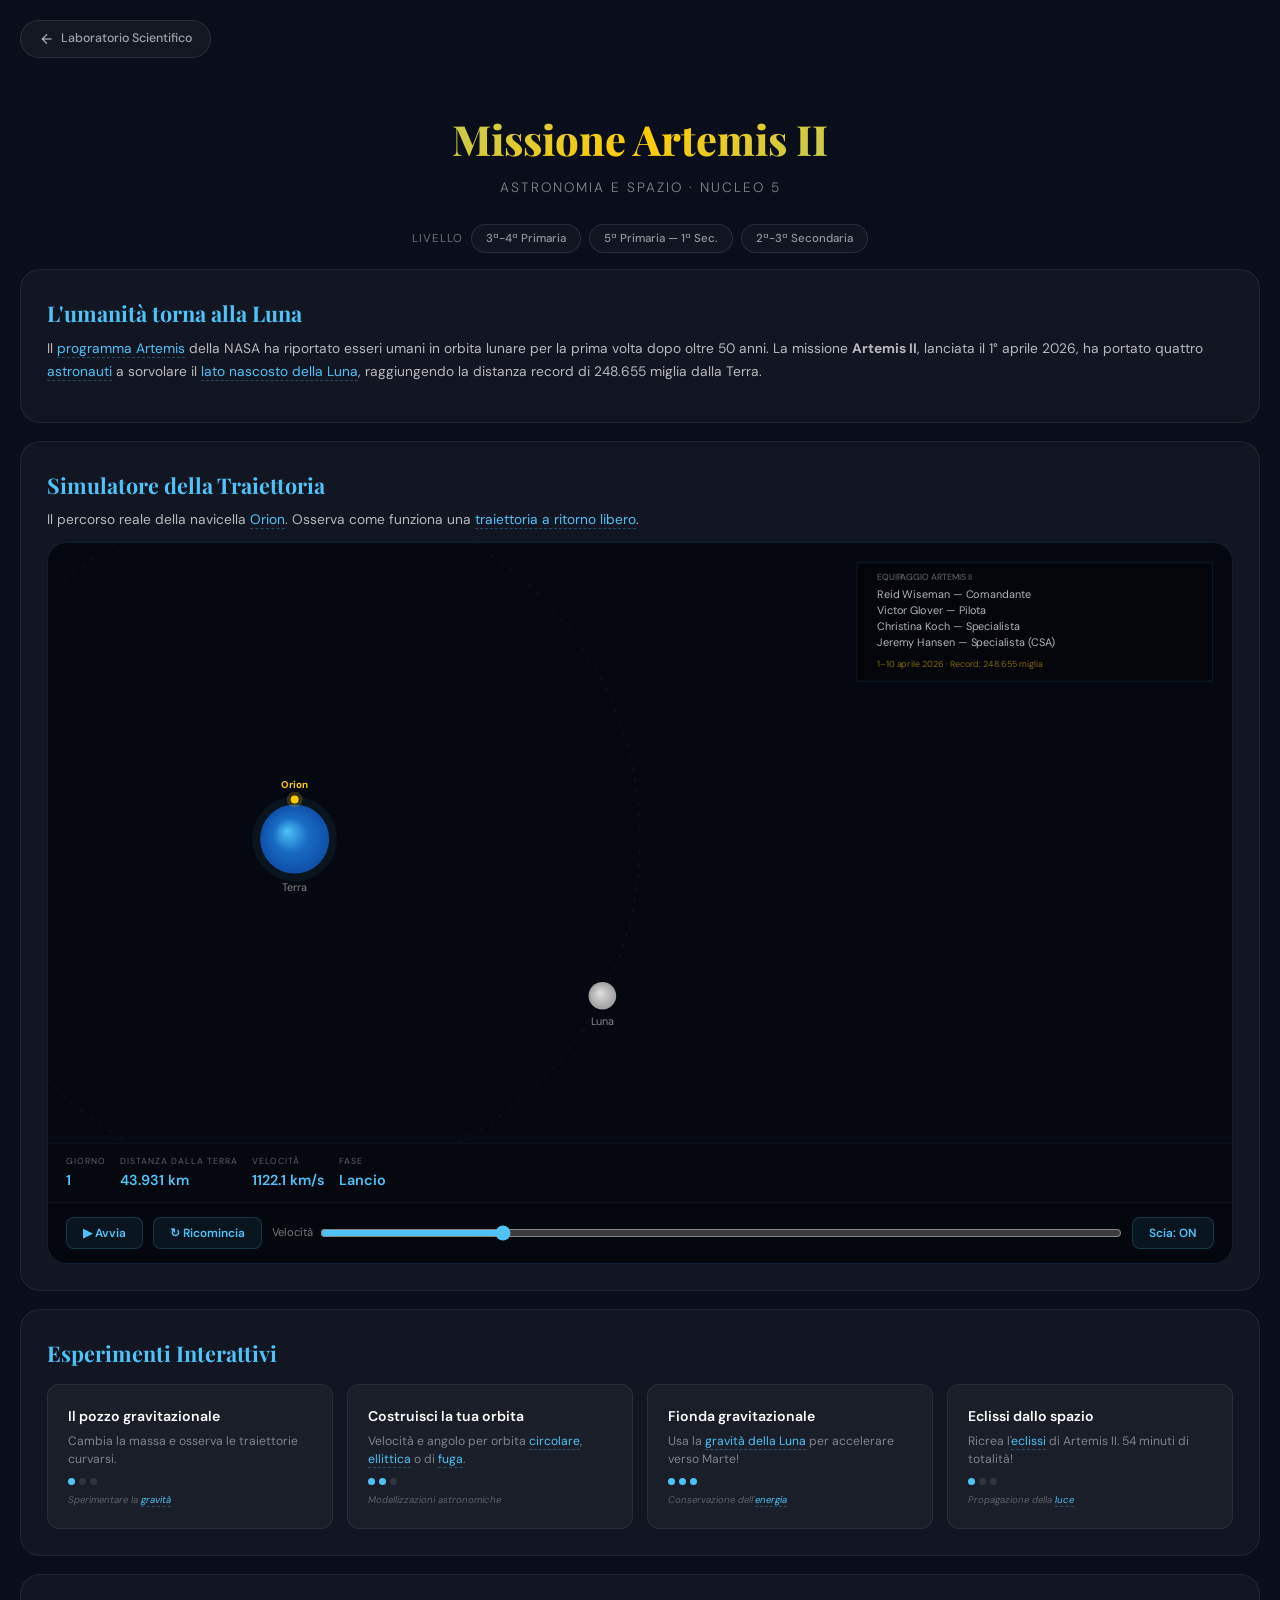
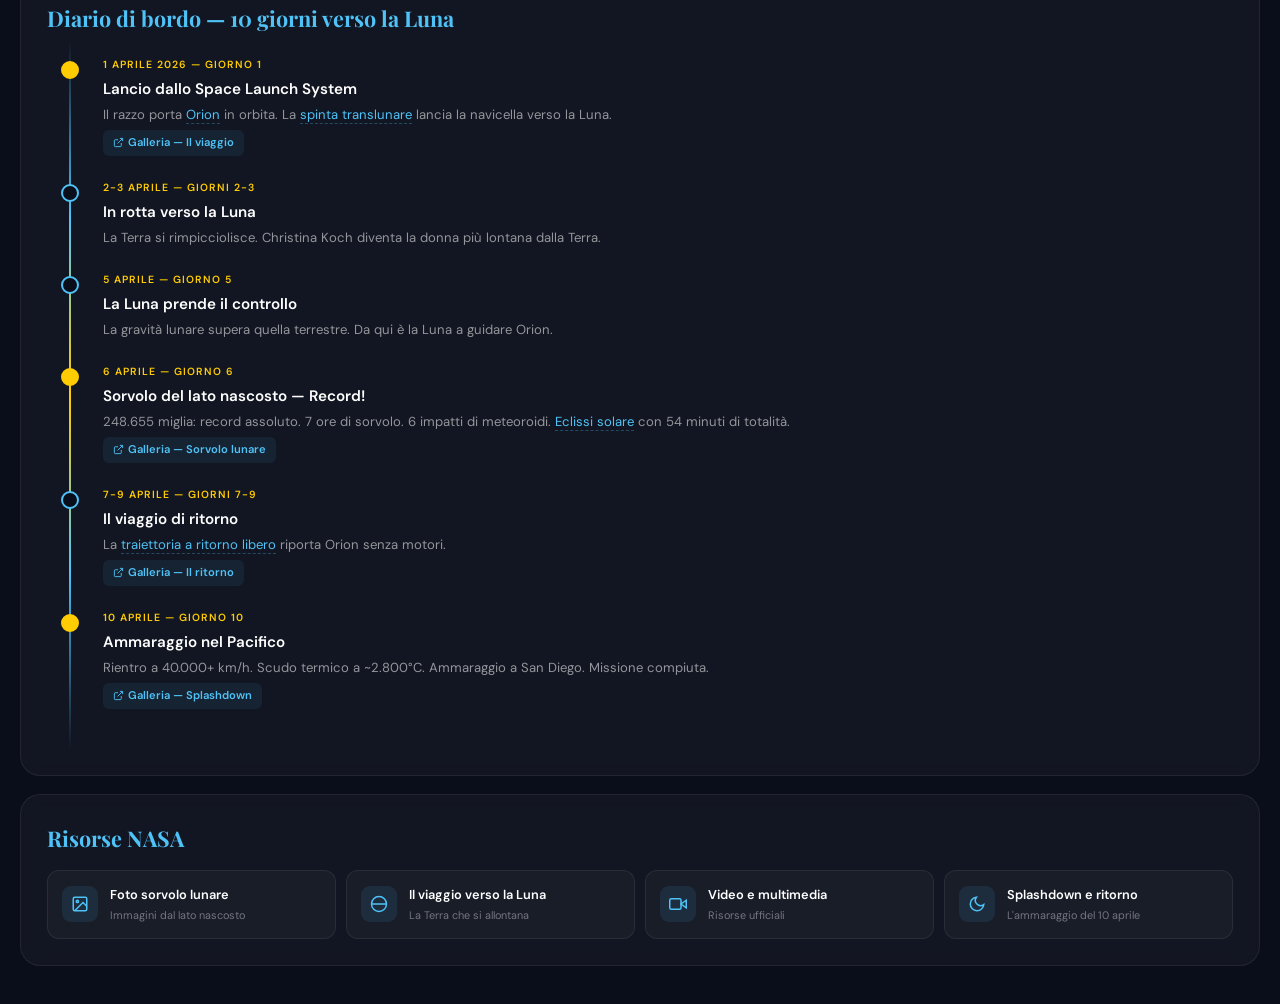
<file: n5-artemis.html>
<!DOCTYPE html>
<html lang="it">
<head>
<meta charset="UTF-8">
<meta name="viewport" content="width=device-width, initial-scale=1.0">
<title>Missione Artemis II — Laboratorio Scientifico</title>
<link href="https://fonts.googleapis.com/css2?family=DM+Sans:ital,wght@0,300;0,400;0,500;0,600;0,700;1,400&family=Playfair+Display:wght@600;700;800&display=swap" rel="stylesheet">
<link rel="stylesheet" href="shared.css">
<style>
:root { --nucleo-color: var(--n5); }
/* SIMULATOR */
.sim-container { position:relative; border-radius:var(--radius-lg); overflow:hidden; background:#060a14; border:1px solid rgba(79,195,247,.12); }
#orbitCanvas { display:block; width:100%; }
.sim-info-strip { display:flex; flex-wrap:wrap; gap:14px; padding:10px 18px; background:rgba(0,0,0,.25); border-top:1px solid rgba(255,255,255,.03); }
.sim-info-item { display:flex; flex-direction:column; gap:1px; }
.sim-info-item .label { font-size:.55rem; text-transform:uppercase; letter-spacing:1px; color:rgba(255,255,255,.35); }
.sim-info-item .value { font-size:.9rem; font-weight:600; color:var(--space-accent); font-variant-numeric:tabular-nums; }
.sim-controls { display:flex; flex-wrap:wrap; gap:10px; padding:14px 18px; background:rgba(0,0,0,.35); border-top:1px solid rgba(255,255,255,.05); align-items:center; }
.sim-slider-group { display:flex; align-items:center; gap:7px; flex:1; min-width:180px; }
.sim-slider-group label { font-size:.7rem; color:rgba(255,255,255,.45); white-space:nowrap; }
.sim-slider-group input[type="range"] { flex:1; accent-color:var(--space-accent); }
/* TIMELINE */
.timeline { position:relative; padding:16px 0; }
.timeline::before { content:''; position:absolute; left:22px; top:0; bottom:0; width:2px; background:linear-gradient(to bottom,transparent,var(--space-accent),var(--corona),var(--space-accent),transparent); }
.timeline-item { position:relative; padding-left:56px; margin-bottom:24px; transition:var(--transition); }
.timeline-item:hover { transform:translateX(3px); }
.timeline-dot { position:absolute; left:14px; top:4px; width:18px; height:18px; border-radius:50%; background:var(--space-bg); border:2.5px solid var(--space-accent); z-index:1; transition:var(--transition); }
.timeline-item:hover .timeline-dot { background:var(--space-accent); box-shadow:0 0 10px var(--space-glow); }
.timeline-item.hl .timeline-dot { background:var(--corona); border-color:var(--corona); }
.tl-date { font-size:.65rem; font-weight:600; color:var(--corona); text-transform:uppercase; letter-spacing:1px; }
.tl-title { font-weight:600; font-size:.95rem; color:var(--bianco); margin:3px 0; }
.tl-desc { font-size:.82rem; line-height:1.6; color:rgba(255,255,255,.55); }
.tl-link { display:inline-flex; align-items:center; gap:4px; margin-top:5px; padding:4px 10px; border-radius:6px; background:rgba(79,195,247,.08); color:var(--space-accent); font-size:.7rem; font-weight:600; text-decoration:none; transition:var(--transition); }
.tl-link:hover { background:rgba(79,195,247,.18); }
.tl-link svg { width:11px; height:11px; }
/* NASA CARDS */
.nasa-links { display:grid; grid-template-columns:repeat(auto-fit,minmax(240px,1fr)); gap:10px; margin-top:14px; }
.nasa-card { display:flex; align-items:center; gap:12px; padding:14px; border-radius:var(--radius); background:rgba(255,255,255,.03); border:1px solid rgba(255,255,255,.07); text-decoration:none; color:var(--bianco); transition:var(--transition); }
.nasa-card:hover { border-color:var(--space-accent); transform:translateY(-1px); }
.nasa-card .ni { width:36px; height:36px; border-radius:9px; background:rgba(79,195,247,.1); display:flex; align-items:center; justify-content:center; flex-shrink:0; }
.nasa-card .ni svg { width:18px; height:18px; color:var(--space-accent); }
.nasa-card h5 { font-size:.8rem; font-weight:600; margin-bottom:1px; }
.nasa-card p { font-size:.68rem; color:rgba(255,255,255,.4); margin:0; }
</style>
</head>
<body>

<div class="stars-container" id="starsContainer"></div>

<div class="app-container">
  <a href="index.html" class="back-btn"><svg viewBox="0 0 24 24" fill="none" stroke="currentColor" stroke-width="2"><line x1="19" y1="12" x2="5" y2="12"/><polyline points="12 19 5 12 12 5"/></svg> Laboratorio Scientifico</a>

  <header class="page-header">
    <h1>Missione Artemis II</h1>
    <div class="subtitle">Astronomia e spazio &middot; Nucleo 5</div>
  </header>

  <div class="complexity-bar">
    <span class="complexity-label">Livello</span>
    <button class="complexity-btn" data-level="1" onclick="setLevel(1)">3&ordf;-4&ordf; Primaria</button>
    <button class="complexity-btn" data-level="2" onclick="setLevel(2)">5&ordf; Primaria &mdash; 1&ordf; Sec.</button>
    <button class="complexity-btn" data-level="3" onclick="setLevel(3)">2&ordf;-3&ordf; Secondaria</button>
  </div>

  <!-- CURRICOLO -->
  <div class="section-panel">
    <h2>L'umanit&agrave; torna alla Luna</h2>
    <p>Il <span class="iper" data-iper="artemis">programma Artemis</span> della NASA ha riportato esseri umani in orbita lunare per la prima volta dopo oltre 50 anni. La missione <strong>Artemis II</strong>, lanciata il 1&deg; aprile 2026, ha portato quattro <span class="iper" data-iper="astronauti">astronauti</span> a sorvolare il <span class="iper" data-iper="lato-nascosto">lato nascosto della Luna</span>, raggiungendo la distanza record di 248.655 miglia dalla Terra.</p>
    <div class="curricolo-box">
      <div class="curricolo-title"><svg viewBox="0 0 24 24" fill="none" stroke="currentColor" stroke-width="2"><path d="M2 3h6a4 4 0 014 4v14a3 3 0 00-3-3H2z"/><path d="M22 3h-6a4 4 0 00-4 4v14a3 3 0 013-3h7z"/></svg> Obiettivi — Indicazioni Nazionali 2025</div>
      <div class="curricolo-obj"><span class="classe-tag tag-3p">3&ordf; P</span> Costruire modelli della rotazione terrestre; osservare le fasi lunari</div>
      <div class="curricolo-obj"><span class="classe-tag tag-5p">5&ordf; P</span> Osservare i moti di Terra e Luna con modelli tridimensionali</div>
      <div class="curricolo-obj"><span class="classe-tag tag-sec">Sec.</span> Fenomeni astronomici tramite modellizzazioni e simulazioni</div>
      <div class="curricolo-obj"><span class="classe-tag tag-sec">Sec.</span> Comprendere l'evoluzione storica delle scienze; ruolo della scienza nella societ&agrave;</div>
    </div>
  </div>

  <!-- SIMULATOR -->
  <div class="section-panel">
    <h2>Simulatore della Traiettoria</h2>
    <p>Il percorso reale della navicella <span class="iper" data-iper="orion">Orion</span>. Osserva come funziona una <span class="iper" data-iper="traiettoria-ritorno">traiettoria a ritorno libero</span>.</p>
    <div class="sim-container">
      <canvas id="orbitCanvas" width="1200" height="600"></canvas>
      <div class="sim-info-strip">
        <div class="sim-info-item"><span class="label">Giorno</span><span class="value" id="simDay">1</span></div>
        <div class="sim-info-item"><span class="label">Distanza dalla Terra</span><span class="value" id="simDist">0 km</span></div>
        <div class="sim-info-item"><span class="label">Velocit&agrave;</span><span class="value" id="simSpeed">0 km/s</span></div>
        <div class="sim-info-item"><span class="label">Fase</span><span class="value" id="simPhase">Lancio</span></div>
      </div>
      <div class="sim-controls">
        <button class="sim-btn" id="btnPlay" onclick="toggleSim()"><span id="playIcon">&#9654; Avvia</span></button>
        <button class="sim-btn" onclick="resetSim()">&#8635; Ricomincia</button>
        <div class="sim-slider-group"><label>Velocit&agrave;</label><input type="range" id="simSpeedSlider" min="1" max="10" value="3"></div>
        <button class="sim-btn" id="btnTrail" onclick="toggleTrail()">Scia: ON</button>
      </div>
    </div>
  </div>

  <!-- EXPERIMENTS -->
  <div class="section-panel">
    <h2>Esperimenti Interattivi</h2>
    <div class="card-grid">
      <div class="exp-card" onclick="openExp('gravity')">
        <h4>Il pozzo gravitazionale</h4>
        <p>Cambia la massa e osserva le traiettorie curvarsi.</p>
        <div class="complexity-dots"><div class="dot filled"></div><div class="dot"></div><div class="dot"></div></div>
        <div class="obj-tag">Sperimentare la <span class="iper" data-iper="gravita">gravit&agrave;</span></div>
      </div>
      <div class="exp-card" onclick="openExp('orbits')">
        <h4>Costruisci la tua orbita</h4>
        <p>Velocit&agrave; e angolo per orbita <span class="iper" data-iper="orbita-circolare">circolare</span>, <span class="iper" data-iper="orbita-ellittica">ellittica</span> o di <span class="iper" data-iper="velocita-fuga">fuga</span>.</p>
        <div class="complexity-dots"><div class="dot filled"></div><div class="dot filled"></div><div class="dot"></div></div>
        <div class="obj-tag">Modellizzazioni astronomiche</div>
      </div>
      <div class="exp-card" onclick="openExp('slingshot')">
        <h4>Fionda gravitazionale</h4>
        <p>Usa la <span class="iper" data-iper="fionda">gravit&agrave; della Luna</span> per accelerare verso Marte!</p>
        <div class="complexity-dots"><div class="dot filled"></div><div class="dot filled"></div><div class="dot filled"></div></div>
        <div class="obj-tag">Conservazione dell'<span class="iper" data-iper="energia">energia</span></div>
      </div>
      <div class="exp-card" onclick="openExp('eclipse')">
        <h4>Eclissi dallo spazio</h4>
        <p>Ricrea l'<span class="iper" data-iper="eclissi">eclissi</span> di Artemis II. 54 minuti di totalit&agrave;!</p>
        <div class="complexity-dots"><div class="dot filled"></div><div class="dot"></div><div class="dot"></div></div>
        <div class="obj-tag">Propagazione della <span class="iper" data-iper="luce">luce</span></div>
      </div>
    </div>
    <div class="experiment-area" id="experimentArea">
      <button class="sim-btn" onclick="closeExp()" style="float:right">Chiudi</button>
      <h3 id="expTitle"></h3>
      <canvas id="expCanvas" width="800" height="450"></canvas>
      <div class="exp-controls" id="expControls"></div>
      <div class="exp-readout" id="expReadout"></div>
    </div>
  </div>

  <!-- TIMELINE -->
  <div class="section-panel">
    <h2>Diario di bordo &mdash; 10 giorni verso la Luna</h2>
    <div class="timeline" id="timeline"></div>
  </div>

  <!-- NASA -->
  <div class="section-panel">
    <h2>Risorse NASA</h2>
    <div class="nasa-links">
      <a href="https://www.nasa.gov/gallery/lunar-flyby/" target="_blank" rel="noopener" class="nasa-card"><div class="ni"><svg viewBox="0 0 24 24" fill="none" stroke="currentColor" stroke-width="2"><rect x="3" y="3" width="18" height="18" rx="2"/><circle cx="8.5" cy="8.5" r="1.5"/><path d="M21 15l-5-5L5 21"/></svg></div><div><h5>Foto sorvolo lunare</h5><p>Immagini dal lato nascosto</p></div></a>
      <a href="https://www.nasa.gov/gallery/journey-to-the-moon/" target="_blank" rel="noopener" class="nasa-card"><div class="ni"><svg viewBox="0 0 24 24" fill="none" stroke="currentColor" stroke-width="2"><circle cx="12" cy="12" r="10"/><path d="M2 12h20"/></svg></div><div><h5>Il viaggio verso la Luna</h5><p>La Terra che si allontana</p></div></a>
      <a href="https://www.nasa.gov/artemis-ii-multimedia/" target="_blank" rel="noopener" class="nasa-card"><div class="ni"><svg viewBox="0 0 24 24" fill="none" stroke="currentColor" stroke-width="2"><polygon points="23 7 16 12 23 17"/><rect x="1" y="5" width="15" height="14" rx="2"/></svg></div><div><h5>Video e multimedia</h5><p>Risorse ufficiali</p></div></a>
      <a href="https://www.nasa.gov/gallery/artemis-ii-splashdown-and-return/" target="_blank" rel="noopener" class="nasa-card"><div class="ni"><svg viewBox="0 0 24 24" fill="none" stroke="currentColor" stroke-width="2"><path d="M21 12.79A9 9 0 1111.21 3 7 7 0 0021 12.79z"/></svg></div><div><h5>Splashdown e ritorno</h5><p>L'ammaraggio del 10 aprile</p></div></a>
    </div>
  </div>
</div>

<script src="glossario.js"></script>
<script>
// ===== TIMELINE =====
const EXT='<svg viewBox="0 0 24 24" fill="none" stroke="currentColor" stroke-width="2"><path d="M18 13v6a2 2 0 01-2 2H5a2 2 0 01-2-2V8a2 2 0 012-2h6"/><polyline points="15 3 21 3 21 9"/><line x1="10" y1="14" x2="21" y2="3"/></svg>';
[
{d:'1 aprile 2026 — Giorno 1',t:'Lancio dallo Space Launch System',p:'Il razzo porta <span class="iper" data-iper="orion">Orion</span> in orbita. La <span class="iper" data-iper="tli">spinta translunare</span> lancia la navicella verso la Luna.',l:'https://www.nasa.gov/gallery/journey-to-the-moon/',lt:'Galleria — Il viaggio',h:1},
{d:'2-3 aprile — Giorni 2-3',t:'In rotta verso la Luna',p:'La Terra si rimpicciolisce. Christina Koch diventa la donna pi\u00f9 lontana dalla Terra.'},
{d:'5 aprile — Giorno 5',t:'La Luna prende il controllo',p:'La gravit\u00e0 lunare supera quella terrestre. Da qui \u00e8 la Luna a guidare Orion.'},
{d:'6 aprile — Giorno 6',t:'Sorvolo del lato nascosto \u2014 Record!',p:'248.655 miglia: record assoluto. 7 ore di sorvolo. 6 impatti di meteoroidi. <span class="iper" data-iper="eclissi">Eclissi solare</span> con 54 minuti di totalit\u00e0.',l:'https://www.nasa.gov/gallery/lunar-flyby/',lt:'Galleria — Sorvolo lunare',h:1},
{d:'7-9 aprile — Giorni 7-9',t:'Il viaggio di ritorno',p:'La <span class="iper" data-iper="traiettoria-ritorno">traiettoria a ritorno libero</span> riporta Orion senza motori.',l:'https://www.nasa.gov/gallery/return-to-earth/',lt:'Galleria — Il ritorno'},
{d:'10 aprile — Giorno 10',t:'Ammaraggio nel Pacifico',p:'Rientro a 40.000+ km/h. Scudo termico a ~2.800\u00b0C. Ammaraggio a San Diego. Missione compiuta.',l:'https://www.nasa.gov/gallery/artemis-ii-splashdown-and-return/',lt:'Galleria — Splashdown',h:1}
].forEach(e=>{const d=document.createElement('div');d.className='timeline-item'+(e.h?' hl':'');d.innerHTML=`<div class="timeline-dot"></div><div class="tl-date">${e.d}</div><div class="tl-title">${e.t}</div><div class="tl-desc">${e.p}</div>${e.l?`<a href="${e.l}" target="_blank" rel="noopener" class="tl-link">${EXT} ${e.lt}</a>`:''}`;document.getElementById('timeline').appendChild(d)});

// ===== ORBITAL SIMULATOR =====
const cv=document.getElementById('orbitCanvas'),cx=cv.getContext('2d');
let running=false,st=0,showTrail=true,trail=[];
const S={ex:250,ey:300,mr:350,ma:.0003,mi:Math.PI*.15,er:35,lr:14,T:10000};
function mp(t){const a=S.mi+S.ma*t;return{x:S.ex+S.mr*Math.cos(a),y:S.ey+S.mr*Math.sin(a)}}
function op(p){
  if(p<.05){const r=40+p*600,a=-Math.PI/2+p*8;return{x:S.ex+r*Math.cos(a),y:S.ey+r*Math.sin(a)}}
  if(p<.5){const t=(p-.05)/.45,m=mp(S.T*.55),u=1-t;return{x:u*u*u*S.ex+3*u*u*t*(S.ex+100)+3*u*t*t*(m.x-80)+t*t*t*m.x,y:u*u*u*S.ey+3*u*u*t*(S.ey-200)+3*u*t*t*(m.y-150)+t*t*t*m.y}}
  if(p<.65){const t=(p-.5)/.15,m=mp(S.T*.57),a=-Math.PI*.7+t*Math.PI*1.4;return{x:m.x+(22+Math.sin(t*Math.PI)*5)*Math.cos(a),y:m.y+(22+Math.sin(t*Math.PI)*5)*Math.sin(a)}}
  const t=(p-.65)/.35,m=mp(S.T*.6),u=1-t;return{x:u*u*u*m.x+3*u*u*t*(m.x+50)+3*u*t*t*(S.ex+200)+t*t*t*(S.ex+20),y:u*u*u*m.y+3*u*u*t*(m.y+180)+3*u*t*t*(S.ey+250)+t*t*t*(S.ey+20)}
}
function ph(p){return p<.05?'Lancio':p<.15?'Iniezione translunare':p<.48?'In rotta verso la Luna':p<.52?'Sfera d\'influenza lunare':p<.65?'Sorvolo lato nascosto':p<.75?'Costa translunare':p<.95?'Avvicinamento Terra':'Rientro'}
function ds(p){const o=op(p),dx=o.x-S.ex,dy=o.y-S.ey;return Math.round(Math.sqrt(dx*dx+dy*dy)/S.mr*384400)}
function sp(p){const d=.001,a=op(Math.max(0,p-d)),b=op(Math.min(1,p+d));return(Math.sqrt((b.x-a.x)**2+(b.y-a.y)**2)/(2*d)*384400/S.mr*.003).toFixed(1)}

function draw(){
  const dpr=window.devicePixelRatio||1;cv.width=cv.offsetWidth*dpr;cv.height=600*dpr;cx.scale(dpr,dpr);
  const sc=cv.offsetWidth/1200;cx.save();cx.scale(sc,sc);
  cx.fillStyle='#050810';cx.fillRect(0,0,1200,600);
  cx.beginPath();cx.setLineDash([4,8]);cx.strokeStyle='rgba(255,255,255,.06)';cx.arc(S.ex,S.ey,S.mr,0,Math.PI*2);cx.stroke();cx.setLineDash([]);
  if(showTrail&&trail.length>1){cx.beginPath();cx.moveTo(trail[0].x,trail[0].y);trail.forEach(t=>cx.lineTo(t.x,t.y));cx.strokeStyle='rgba(79,195,247,.35)';cx.lineWidth=1.5;cx.stroke()}
  // Earth
  let g=cx.createRadialGradient(S.ex-8,S.ey-8,0,S.ex,S.ey,S.er);g.addColorStop(0,'#4fc3f7');g.addColorStop(.5,'#1565c0');g.addColorStop(1,'#0d47a1');cx.beginPath();cx.arc(S.ex,S.ey,S.er,0,Math.PI*2);cx.fillStyle=g;cx.fill();
  cx.beginPath();cx.arc(S.ex,S.ey,S.er+8,0,Math.PI*2);cx.fillStyle='rgba(79,195,247,.06)';cx.fill();
  cx.fillStyle='rgba(255,255,255,.5)';cx.font='11px DM Sans';cx.textAlign='center';cx.fillText('Terra',S.ex,S.ey+S.er+18);
  // Moon
  const p=st/S.T,mP=mp(st);g=cx.createRadialGradient(mP.x-3,mP.y-3,0,mP.x,mP.y,S.lr);g.addColorStop(0,'#e0e0e0');g.addColorStop(1,'#9e9e9e');cx.beginPath();cx.arc(mP.x,mP.y,S.lr,0,Math.PI*2);cx.fillStyle=g;cx.fill();cx.fillStyle='rgba(255,255,255,.5)';cx.fillText('Luna',mP.x,mP.y+S.lr+16);
  // Orion
  const oP=op(p);cx.beginPath();cx.arc(oP.x,oP.y,8,0,Math.PI*2);cx.fillStyle='rgba(255,204,2,.18)';cx.fill();cx.beginPath();cx.arc(oP.x,oP.y,4,0,Math.PI*2);cx.fillStyle='#ffcc02';cx.fill();cx.fillStyle='#ffcc02';cx.font='bold 10px DM Sans';cx.fillText('Orion',oP.x,oP.y-12);
  // Crew box
  cx.fillStyle='rgba(0,0,0,.4)';cx.fillRect(820,20,360,120);cx.strokeStyle='rgba(79,195,247,.12)';cx.strokeRect(820,20,360,120);
  cx.fillStyle='rgba(255,255,255,.4)';cx.font='9px DM Sans';cx.textAlign='left';cx.fillText('EQUIPAGGIO ARTEMIS II',840,38);
  cx.fillStyle='rgba(255,255,255,.7)';cx.font='11px DM Sans';
  ['Reid Wiseman \u2014 Comandante','Victor Glover \u2014 Pilota','Christina Koch \u2014 Specialista','Jeremy Hansen \u2014 Specialista (CSA)'].forEach((t,i)=>cx.fillText(t,840,56+i*16));
  cx.fillStyle='rgba(255,204,2,.5)';cx.font='9px DM Sans';cx.fillText('1\u201310 aprile 2026 \u00b7 Record: 248.655 miglia',840,126);
  cx.restore();
  document.getElementById('simDay').textContent=Math.min(10,Math.floor(p*10)+1);
  document.getElementById('simDist').textContent=ds(p).toLocaleString('it')+' km';
  document.getElementById('simSpeed').textContent=sp(p)+' km/s';
  document.getElementById('simPhase').textContent=ph(p);
}
function loop(){if(!running)return;st+=document.getElementById('simSpeedSlider').value*2;if(st>=S.T){st=S.T;running=false;document.getElementById('playIcon').innerHTML='&#9654; Avvia'}trail.push(op(st/S.T));draw();if(running)requestAnimationFrame(loop)}
function toggleSim(){running=!running;document.getElementById('playIcon').innerHTML=running?'&#10074;&#10074; Pausa':'&#9654; Avvia';if(running)loop()}
function resetSim(){running=false;st=0;trail=[];document.getElementById('playIcon').innerHTML='&#9654; Avvia';draw()}
function toggleTrail(){showTrail=!showTrail;document.getElementById('btnTrail').textContent='Scia: '+(showTrail?'ON':'OFF');draw()}
setTimeout(draw,150);window.addEventListener('resize',draw);

// ===== EXPERIMENTS =====
const ec=document.getElementById('expCanvas'),ex=ec.getContext('2d');let ea=null;
function openExp(t){document.getElementById('experimentArea').classList.add('visible');if(ea)cancelAnimationFrame(ea);({gravity:initGrav,orbits:initOrb,slingshot:initSl,eclipse:initEcl})[t]();document.getElementById('experimentArea').scrollIntoView({behavior:'smooth',block:'center'})}
function closeExp(){document.getElementById('experimentArea').classList.remove('visible');if(ea)cancelAnimationFrame(ea)}

function initGrav(){
  document.getElementById('expTitle').textContent='Il pozzo gravitazionale';
  document.getElementById('expControls').innerHTML='<label>Massa:</label><input type="range" id="gM" min="1" max="10" value="5" oninput="document.getElementById(\'gML\').textContent=this.value+\' M\u2295\'"><span id="gML">5 M\u2295</span><button class="sim-btn" onclick="gLaunch()">Lancia</button>';
  let ps=[];const cx=400,cy=225;
  window.gLaunch=()=>{const a=Math.random()*Math.PI*2,r=180+Math.random()*40;ps.push({x:cx+r*Math.cos(a),y:cy+r*Math.sin(a),vx:-Math.sin(a)*(1.5+Math.random()),vy:Math.cos(a)*(1.5+Math.random()),tr:[],life:300})};
  for(let i=0;i<3;i++)gLaunch();
  (function d(){const m=+document.getElementById('gM').value;ex.fillStyle='#050810';ex.fillRect(0,0,800,450);
  for(let r=20;r<200;r+=15){ex.beginPath();ex.arc(cx,cy,r*Math.pow(m/5,.3),0,Math.PI*2);ex.strokeStyle=`rgba(79,195,247,${Math.max(.02,.15-r*.001)*m/5})`;ex.stroke()}
  const pR=12+m*2,g=ex.createRadialGradient(cx-3,cy-3,0,cx,cy,pR);g.addColorStop(0,'#4fc3f7');g.addColorStop(1,'#0d47a1');ex.beginPath();ex.arc(cx,cy,pR,0,Math.PI*2);ex.fillStyle=g;ex.fill();
  ps=ps.filter(p=>p.life>0);ps.forEach(p=>{const dx=cx-p.x,dy=cy-p.y,dd=Math.sqrt(dx*dx+dy*dy);if(dd<pR){p.life=0;return}const f=m*30/(dd*dd);p.vx+=(dx/dd)*f;p.vy+=(dy/dd)*f;p.x+=p.vx;p.y+=p.vy;p.tr.push({x:p.x,y:p.y});if(p.tr.length>80)p.tr.shift();p.life--;
  if(p.tr.length>1){ex.beginPath();ex.moveTo(p.tr[0].x,p.tr[0].y);p.tr.forEach(t=>ex.lineTo(t.x,t.y));ex.strokeStyle='rgba(255,204,2,.3)';ex.lineWidth=1;ex.stroke()}
  ex.beginPath();ex.arc(p.x,p.y,3,0,Math.PI*2);ex.fillStyle='#ffcc02';ex.fill()});
  document.getElementById('expReadout').innerHTML=`<strong>Cosa osservi?</strong> Pi\u00f9 massa = pi\u00f9 curvatura delle traiettorie.${currentLevel>=2?'<br><br><strong>Indaga:</strong> F = G\u00b7m\u2081\u00b7m\u2082/r\u00b2. Oggetti pi\u00f9 vicini \u2192 deflessione maggiore.':''}${currentLevel>=3?'<br><br><strong>Approfondisci:</strong> Traiettorie coniche: ellissi (E<0), parabole (E=0), iperboli (E>0). E = \u00bdv\u00b2 - GM/r.':''}`;
  ea=requestAnimationFrame(d)})();
}

function initOrb(){
  document.getElementById('expTitle').textContent='Costruisci la tua orbita';
  document.getElementById('expControls').innerHTML='<label>Velocit\u00e0:</label><input type="range" id="oV" min="1" max="20" value="8" step=".5" oninput="document.getElementById(\'oVL\').textContent=this.value+\' km/s\'"><span id="oVL">8 km/s</span><label>Angolo:</label><input type="range" id="oA" min="0" max="360" value="90" oninput="document.getElementById(\'oAL\').textContent=this.value+\'\u00b0\'"><span id="oAL">90\u00b0</span><button class="sim-btn" onclick="oLaunch()">Lancia!</button>';
  const cx=400,cy=225,pR=30;let sat=null;
  window.oLaunch=()=>{const v=+document.getElementById('oV').value,a=+document.getElementById('oA').value*Math.PI/180;sat={x:cx+80,y:cy,vx:Math.cos(a)*v*.3,vy:-Math.sin(a)*v*.3,tr:[],ok:true}};
  (function d(){ex.fillStyle='#050810';ex.fillRect(0,0,800,450);
  const g=ex.createRadialGradient(cx-5,cy-5,0,cx,cy,pR);g.addColorStop(0,'#4fc3f7');g.addColorStop(1,'#0d47a1');ex.beginPath();ex.arc(cx,cy,pR,0,Math.PI*2);ex.fillStyle=g;ex.fill();
  if(!sat||!sat.ok){ex.beginPath();ex.arc(cx+80,cy,5,0,Math.PI*2);ex.fillStyle='rgba(255,204,2,.4)';ex.fill()}
  if(sat&&sat.ok){const dx=cx-sat.x,dy=cy-sat.y,dd=Math.sqrt(dx*dx+dy*dy);if(dd<pR||sat.x<-50||sat.x>850||sat.y<-50||sat.y>500)sat.ok=false;else{const f=150/(dd*dd);sat.vx+=(dx/dd)*f;sat.vy+=(dy/dd)*f;sat.x+=sat.vx;sat.y+=sat.vy;sat.tr.push({x:sat.x,y:sat.y});if(sat.tr.length>500)sat.tr.shift()}
  if(sat.tr.length>1){for(let i=1;i<sat.tr.length;i++){ex.beginPath();ex.moveTo(sat.tr[i-1].x,sat.tr[i-1].y);ex.lineTo(sat.tr[i].x,sat.tr[i].y);ex.strokeStyle=`rgba(255,204,2,${i/sat.tr.length*.5})`;ex.lineWidth=1.5;ex.stroke()}}
  if(sat.ok){ex.beginPath();ex.arc(sat.x,sat.y,4,0,Math.PI*2);ex.fillStyle='#ffcc02';ex.fill()}}
  let info='Imposta velocit\u00e0 e angolo, poi Lancia!';
  if(sat){const dx=cx-sat.x,dy=cy-sat.y,dd=Math.sqrt(dx*dx+dy*dy),v=Math.sqrt(sat.vx**2+sat.vy**2),vc=Math.sqrt(150/dd);if(!sat.ok&&dd<pR+10)info='Impatto!';else if(!sat.ok)info='Fuga!';else if(v>vc*1.5)info='Traiettoria di fuga';else if(v>vc*1.1)info='Orbita ellittica';else if(v>vc*.9)info='Orbita circolare!';else info='Orbita bassa (rischio impatto)'}
  document.getElementById('expReadout').innerHTML=`<strong>${info}</strong><br><br>Obiettivo: orbita circolare stabile (~90\u00b0, ~7-8 km/s).${currentLevel>=2?'<br><br><strong>Indaga:</strong> v_circ = \u221a(GM/r). Se v > \u221a2\u00b7v_circ \u2192 fuga.':''}${currentLevel>=3?'<br><br><strong>Approfondisci:</strong> Eccentricit\u00e0 da v/v_circ e angolo. Hohmann: \u0394v minimo per cambio orbita.':''}`;
  ea=requestAnimationFrame(d)})();
}

function initSl(){
  document.getElementById('expTitle').textContent='Fionda gravitazionale';
  document.getElementById('expControls').innerHTML='<label>Angolo:</label><input type="range" id="sA" min="0" max="360" value="200" oninput="document.getElementById(\'sAL\').textContent=this.value+\'\u00b0\'"><span id="sAL">200\u00b0</span><label>Distanza:</label><input type="range" id="sD" min="30" max="120" value="50"><button class="sim-btn" onclick="sLaunch()">Lancia!</button>';
  const px=400,py=225,pR=25;let pr=null,best=0;
  window.sLaunch=()=>{const a=+document.getElementById('sA').value*Math.PI/180,d=+document.getElementById('sD').value+150;pr={x:px+d*Math.cos(a),y:py+d*Math.sin(a),vx:-Math.cos(a)*2.5,vy:-Math.sin(a)*2.5,iv:2.5,tr:[],ok:true}};
  (function d(){ex.fillStyle='#050810';ex.fillRect(0,0,800,450);
  const g=ex.createRadialGradient(px-4,py-4,0,px,py,pR);g.addColorStop(0,'#bdbdbd');g.addColorStop(1,'#616161');ex.beginPath();ex.arc(px,py,pR,0,Math.PI*2);ex.fillStyle=g;ex.fill();
  ex.fillStyle='rgba(255,255,255,.4)';ex.font='10px DM Sans';ex.textAlign='center';ex.fillText('Luna',px,py+pR+14);
  ex.beginPath();ex.arc(750,60,8,0,Math.PI*2);ex.fillStyle='#ef5350';ex.fill();ex.fillText('Marte',750,82);
  if(pr&&pr.ok){const dx=px-pr.x,dy=py-pr.y,dd=Math.sqrt(dx*dx+dy*dy);if(dd<pR||pr.x<-100||pr.x>900||pr.y<-100||pr.y>550)pr.ok=false;else{const f=120/(dd*dd);pr.vx+=(dx/dd)*f;pr.vy+=(dy/dd)*f;pr.x+=pr.vx;pr.y+=pr.vy;pr.tr.push({x:pr.x,y:pr.y})}
  if(pr.tr.length>1){for(let i=1;i<pr.tr.length;i++){const sp=Math.sqrt((pr.tr[i].x-pr.tr[i-1].x)**2+(pr.tr[i].y-pr.tr[i-1].y)**2);ex.beginPath();ex.moveTo(pr.tr[i-1].x,pr.tr[i-1].y);ex.lineTo(pr.tr[i].x,pr.tr[i].y);ex.strokeStyle=`hsla(${Math.min(sp*30,200)},80%,60%,.4)`;ex.lineWidth=1.5;ex.stroke()}}
  if(pr.ok){ex.beginPath();ex.arc(pr.x,pr.y,4,0,Math.PI*2);ex.fillStyle='#ffcc02';ex.fill()}
  const fv=Math.sqrt(pr.vx**2+pr.vy**2),dv=((fv-pr.iv)/pr.iv*100).toFixed(0);if(+dv>best)best=+dv}
  document.getElementById('expReadout').innerHTML=`<strong>Obiettivo:</strong> Passa vicino alla Luna per guadagnare velocit\u00e0 verso Marte. Colore: blu=lenta, rosso=veloce.${pr?`<br>Guadagno: <strong>${best>0?'+':''}${best}%</strong>${best>30?' \u2014 Ottimo!':best>0?' \u2014 Avvicinati!':''}`:''}${currentLevel>=2?'<br><br><strong>Indaga:</strong> La sonda guadagna energia cinetica dal moto del pianeta, non dalla sua gravit\u00e0 in s\u00e9.':''}${currentLevel>=3?'<br><br><strong>Approfondisci:</strong> \u0394v max = 2\u00b7V_pianeta. Voyager 2: +10 km/s dal flyby di Giove.':''}`;
  ea=requestAnimationFrame(d)})();
}

function initEcl(){
  document.getElementById('expTitle').textContent='Eclissi solare dallo spazio';
  document.getElementById('expControls').innerHTML='<label>Distanza dalla Luna:</label><input type="range" id="eD" min="1" max="100" value="5"><label>Posizione:</label><input type="range" id="eA" min="0" max="360" value="180">';
  (function d(){ex.fillStyle='#050810';ex.fillRect(0,0,800,450);
  const sx=700,sy=225,sR=50,mR=30,mx=300,my=225;
  const dd=+document.getElementById('eD').value,aa=+document.getElementById('eA').value*Math.PI/180;
  const ox=mx+(mR+dd+10)*Math.cos(aa),oy=my+(mR+dd+10)*Math.sin(aa);
  const dS=Math.sqrt((sx-ox)**2+(sy-oy)**2),dM=Math.sqrt((mx-ox)**2+(my-oy)**2);
  const aS=sR/dS*300,aM=mR/dM*300,a2s=Math.atan2(sy-oy,sx-ox),a2m=Math.atan2(my-oy,mx-ox);
  const ecl=Math.abs(a2s-a2m)<.3&&dM<dS;
  // Corona+Sun
  let g=ex.createRadialGradient(sx,sy,sR-5,sx,sy,sR*2.5);g.addColorStop(0,'rgba(255,204,2,.3)');g.addColorStop(.3,'rgba(255,204,2,.06)');g.addColorStop(1,'transparent');ex.beginPath();ex.arc(sx,sy,sR*2.5,0,Math.PI*2);ex.fillStyle=g;ex.fill();
  g=ex.createRadialGradient(sx,sy,0,sx,sy,sR);g.addColorStop(0,'#fff9c4');g.addColorStop(.7,'#ffcc02');g.addColorStop(1,'#ff8f00');ex.beginPath();ex.arc(sx,sy,sR,0,Math.PI*2);ex.fillStyle=g;ex.fill();
  ex.fillStyle='rgba(255,255,255,.4)';ex.font='10px DM Sans';ex.textAlign='center';ex.fillText('Sole',sx,sy+sR+16);
  // Moon
  g=ex.createRadialGradient(mx-4,my-4,0,mx,my,mR);g.addColorStop(0,'#bdbdbd');g.addColorStop(1,'#616161');ex.beginPath();ex.arc(mx,my,mR,0,Math.PI*2);ex.fillStyle=g;ex.fill();ex.fillText('Luna',mx,my+mR+16);
  // Observer
  ex.beginPath();ex.arc(ox,oy,5,0,Math.PI*2);ex.fillStyle='#ffcc02';ex.fill();ex.fillStyle='#ffcc02';ex.font='bold 10px DM Sans';ex.fillText('Orion',ox,oy-14);
  // Mini view
  ex.fillStyle='rgba(0,0,0,.55)';ex.fillRect(20,20,200,150);ex.strokeStyle='rgba(79,195,247,.3)';ex.strokeRect(20,20,200,150);
  ex.fillStyle='rgba(255,255,255,.3)';ex.font='9px DM Sans';ex.fillText('Vista dall\'Orion',120,35);
  const mcx=120,mcy=100;ex.save();ex.beginPath();ex.rect(20,20,200,150);ex.clip();
  if(ecl&&aM>aS*.8){g=ex.createRadialGradient(mcx,mcy,aS,mcx,mcy,aS*3);g.addColorStop(0,'rgba(255,204,2,.4)');g.addColorStop(.5,'rgba(255,204,2,.06)');g.addColorStop(1,'transparent');ex.beginPath();ex.arc(mcx,mcy,aS*3,0,Math.PI*2);ex.fillStyle=g;ex.fill()}
  g=ex.createRadialGradient(mcx,mcy,0,mcx,mcy,aS);g.addColorStop(0,'#fff9c4');g.addColorStop(.8,'#ffcc02');g.addColorStop(1,'#ff8f00');ex.beginPath();ex.arc(mcx,mcy,aS,0,Math.PI*2);ex.fillStyle=g;ex.fill();
  if(ecl){ex.beginPath();ex.arc(mcx+(a2m-a2s)*200,mcy,aM,0,Math.PI*2);ex.fillStyle='#1a1a1a';ex.fill()}
  ex.restore();
  const cov=ecl?Math.min(100,aM/aS*100).toFixed(0):0;
  document.getElementById('expReadout').innerHTML=`<strong>Copertura:</strong> ${cov}%${cov>=95?' \u2014 <strong style="color:#ffcc02">ECLISSI TOTALE!</strong>':''}<br><br>Posiziona Orion per coprire il Sole (~180\u00b0, distanza bassa).${currentLevel>=2?'<br><br><strong>Indaga:</strong> Dalla Terra max ~7 min. Da vicino alla Luna: 54 minuti!':''}${currentLevel>=3?'<br><br><strong>Approfondisci:</strong> \u03b8 = 2\u00b7arctan(R/d). Da 130 km: \u03b8_Luna \u2248 170\u00b0 \u2192 totalit\u00e0 estesa.':''}`;
  ea=requestAnimationFrame(d)})();
}
</script>
</body>
</html>
</file>
<file: shared.css>
/* ============================================
   LABORATORIO SCIENTIFICO — SHARED CSS
   SacraFamiglia education
   ============================================ */

/* === VARIABLES === */
:root {
  --space-bg: #0a0e1a;
  --space-surface: #111827;
  --space-accent: #4fc3f7;
  --space-glow: rgba(79,195,247,0.25);
  --corona: #ffcc02;
  --corona-glow: rgba(255,204,2,0.2);
  --bianco: #ffffff;
  --nero: #1a1a1a;
  --n1: #ab47bc; --n1bg: rgba(171,71,188,0.12); --n1border: rgba(171,71,188,0.25);
  --n2: #ef5350; --n2bg: rgba(239,83,80,0.12); --n2border: rgba(239,83,80,0.25);
  --n3: #66bb6a; --n3bg: rgba(102,187,106,0.12); --n3border: rgba(102,187,106,0.25);
  --n4: #8d6e63; --n4bg: rgba(141,110,99,0.12); --n4border: rgba(141,110,99,0.25);
  --n5: #4fc3f7; --n5bg: rgba(79,195,247,0.12); --n5border: rgba(79,195,247,0.25);
  --font-body: 'DM Sans', sans-serif;
  --font-display: 'Playfair Display', serif;
  --radius: 12px;
  --radius-lg: 20px;
  --transition: 0.3s cubic-bezier(0.4, 0, 0.2, 1);
}

/* === RESET === */
*, *::before, *::after { margin: 0; padding: 0; box-sizing: border-box; }
body {
  font-family: var(--font-body);
  background: var(--space-bg);
  color: var(--bianco);
  overflow-x: hidden;
  min-height: 100vh;
  line-height: 1.6;
}
a { color: var(--space-accent); text-decoration: none; }

/* === STARS === */
.stars-container { position: fixed; inset: 0; z-index: 0; overflow: hidden; pointer-events: none; }
.star { position: absolute; border-radius: 50%; background: #fff; animation: twinkle var(--dur) ease-in-out infinite alternate; }
@keyframes twinkle { 0%{opacity:.15} 100%{opacity:.9} }

/* === LAYOUT === */
.app-container { position: relative; z-index: 1; max-width: 1280px; margin: 0 auto; padding: 20px; }

/* === PAGE HEADER === */
.page-header { text-align: center; padding: 32px 20px 16px; }
.page-header h1 {
  font-family: var(--font-display); font-size: clamp(1.6rem, 3.5vw, 2.6rem); font-weight: 800;
  background: linear-gradient(135deg, var(--space-accent), var(--corona), var(--space-accent));
  -webkit-background-clip: text; -webkit-text-fill-color: transparent; background-clip: text;
}
.page-header .subtitle { font-size: .85rem; color: rgba(255,255,255,.5); font-weight: 300; letter-spacing: 2px; text-transform: uppercase; margin-top: 4px; }
.brand-tag { display: inline-block; margin-top: 10px; padding: 4px 14px; border-radius: 20px; font-size: .62rem; font-weight: 600; letter-spacing: 1.5px; text-transform: uppercase; background: rgba(27,109,63,.22); color: #6dcf97; border: 1px solid rgba(27,109,63,.3); }
.curricolo-ref { text-align: center; margin: 8px 0 18px; font-size: .68rem; color: rgba(255,255,255,.3); font-style: italic; }

/* === BACK BUTTON === */
.back-btn {
  display: inline-flex; align-items: center; gap: 6px;
  padding: 8px 18px; border-radius: 30px;
  border: 1.5px solid rgba(255,255,255,.1);
  background: rgba(255,255,255,.04);
  color: rgba(255,255,255,.6);
  font-family: var(--font-body); font-size: .78rem; font-weight: 500;
  cursor: pointer; transition: var(--transition);
  text-decoration: none; margin-bottom: 16px;
}
.back-btn:hover { border-color: var(--space-accent); color: var(--space-accent); }
.back-btn svg { width: 16px; height: 16px; }

/* === COMPLEXITY SELECTOR === */
.complexity-bar { display: flex; align-items: center; justify-content: center; gap: 8px; padding: 10px 0 16px; flex-wrap: wrap; }
.complexity-label { font-size: .72rem; color: rgba(255,255,255,.4); text-transform: uppercase; letter-spacing: 1px; }
.complexity-btn {
  display: flex; align-items: center; gap: 5px;
  padding: 6px 14px; border-radius: 30px;
  border: 1.5px solid rgba(255,255,255,.1);
  background: rgba(255,255,255,.03);
  color: rgba(255,255,255,.55);
  font-family: var(--font-body); font-size: .72rem; font-weight: 500;
  cursor: pointer; transition: var(--transition);
}
.complexity-btn:hover { border-color: var(--space-accent); color: var(--space-accent); }
.complexity-btn.active { background: rgba(79,195,247,.1); border-color: var(--space-accent); color: var(--space-accent); }

/* === SECTION PANELS === */
.section-panel {
  background: rgba(255,255,255,.035);
  border: 1px solid rgba(255,255,255,.07);
  border-radius: var(--radius-lg);
  padding: 26px;
  margin-bottom: 18px;
  backdrop-filter: blur(8px);
}
.section-panel h2 {
  font-family: var(--font-display); font-size: 1.35rem; font-weight: 700;
  color: var(--nucleo-color, var(--space-accent));
  margin-bottom: 6px;
}
.section-panel h3 { font-size: 1rem; font-weight: 600; color: var(--corona); margin: 16px 0 8px; }
.section-panel p { font-size: .86rem; line-height: 1.7; color: rgba(255,255,255,.7); margin-bottom: 10px; }

/* === CURRICOLO BOX (toggle docente) === */
.curricolo-toggle { display:flex; align-items:center; gap:6px; cursor:pointer; margin:12px 0 0; padding:8px 14px; border-radius:var(--radius); background:rgba(255,255,255,.02); border:1px solid rgba(255,255,255,.05); transition:var(--transition); width:fit-content; }
.curricolo-toggle:hover { border-color:rgba(255,255,255,.12); }
.curricolo-toggle svg { width:14px; height:14px; color:rgba(255,255,255,.25); transition:var(--transition); }
.curricolo-toggle span { font-size:.65rem; color:rgba(255,255,255,.25); text-transform:uppercase; letter-spacing:1px; font-weight:500; }
.curricolo-toggle.open svg { transform:rotate(90deg); color:var(--space-accent); }
.curricolo-toggle.open span { color:var(--space-accent); }
.curricolo-box { background: rgba(79,195,247,.05); border: 1px solid rgba(79,195,247,.12); border-radius: var(--radius); padding: 0 16px; margin: 0; max-height:0; overflow:hidden; opacity:0; transition: max-height .4s ease, opacity .3s ease, padding .3s ease, margin .3s ease; }
.curricolo-box.visible { max-height:500px; opacity:1; padding: 14px 16px; margin: 8px 0 12px; }
/* === SFIDE (micro-challenges) === */
.challenge-box { background:rgba(255,204,2,.04); border:1px solid rgba(255,204,2,.12); border-radius:var(--radius); padding:14px 16px; margin:12px 0; }
.challenge-box .ch-title { font-size:.7rem; text-transform:uppercase; letter-spacing:1.5px; color:var(--corona); font-weight:600; margin-bottom:8px; display:flex; align-items:center; gap:6px; }
.challenge-box .ch-title svg { width:14px; height:14px; }
.challenge-item { font-size:.8rem; color:rgba(255,255,255,.6); line-height:1.6; margin-bottom:6px; padding-left:20px; position:relative; }
.challenge-item::before { content:'\25B8'; position:absolute; left:4px; top:0; color:var(--corona); font-size:.7rem; }
.curricolo-box .curricolo-title { font-size: .65rem; text-transform: uppercase; letter-spacing: 1.5px; color: var(--space-accent); font-weight: 600; margin-bottom: 8px; display: flex; align-items: center; gap: 6px; }
.curricolo-box .curricolo-title svg { width: 13px; height: 13px; }
.curricolo-obj { font-size: .78rem; color: rgba(255,255,255,.55); line-height: 1.6; margin-bottom: 5px; padding-left: 14px; position: relative; }
.curricolo-obj::before { content: ''; position: absolute; left: 0; top: 8px; width: 5px; height: 5px; border-radius: 50%; background: var(--space-accent); opacity: .4; }
.classe-tag { display: inline-block; padding: 1px 7px; border-radius: 10px; font-size: .58rem; font-weight: 600; margin-right: 3px; }
.tag-3p { background: rgba(102,187,106,.18); color: #81c784; }
.tag-5p { background: rgba(255,193,7,.18); color: #ffd54f; }
.tag-sec { background: rgba(79,195,247,.18); color: #4fc3f7; }

/* === HYPERTEXT (ipertesto) === */
.iper { color: var(--space-accent); border-bottom: 1px dashed rgba(79,195,247,.3); cursor: pointer; transition: var(--transition); }
.iper:hover { color: var(--corona); border-color: var(--corona); }
.iper-panel {
  display: none; position: fixed; top: 50%; left: 50%;
  transform: translate(-50%,-50%);
  width: min(500px, 92vw); max-height: 80vh; overflow-y: auto;
  background: #141a2e; border: 1px solid rgba(79,195,247,.2);
  border-radius: var(--radius-lg); padding: 24px;
  z-index: 1000; box-shadow: 0 20px 60px rgba(0,0,0,.55);
  animation: panelIn .25s ease-out;
}
@keyframes panelIn { from{opacity:0;transform:translate(-50%,-48%) scale(.96)} to{opacity:1;transform:translate(-50%,-50%) scale(1)} }
.iper-panel.visible { display: block; }
.iper-panel h4 { font-family: var(--font-display); font-size: 1.1rem; color: var(--space-accent); margin-bottom: 10px; }
.iper-panel p { font-size: .84rem; line-height: 1.7; color: rgba(255,255,255,.7); margin-bottom: 8px; }
.level-tag { display: inline-block; padding: 2px 9px; border-radius: 12px; font-size: .58rem; font-weight: 600; text-transform: uppercase; letter-spacing: 1px; margin-bottom: 8px; }
.level-tag.l1 { background: rgba(76,175,80,.18); color: #81c784; }
.level-tag.l2 { background: rgba(255,193,7,.18); color: #ffd54f; }
.level-tag.l3 { background: rgba(244,67,54,.18); color: #ef9a9a; }
.iper-close { position: absolute; top: 12px; right: 12px; width: 28px; height: 28px; border-radius: 50%; border: none; background: rgba(255,255,255,.07); color: rgba(255,255,255,.5); font-size: 1rem; cursor: pointer; display: flex; align-items: center; justify-content: center; transition: var(--transition); }
.iper-close:hover { background: rgba(255,255,255,.14); color: #fff; }
.overlay { display: none; position: fixed; inset: 0; background: rgba(0,0,0,.55); z-index: 999; }
.overlay.visible { display: block; }

/* === SIM BUTTONS === */
.sim-btn {
  padding: 7px 16px; border-radius: 8px;
  border: 1px solid rgba(79,195,247,.2);
  background: rgba(79,195,247,.07);
  color: var(--space-accent);
  font-family: var(--font-body); font-size: .74rem; font-weight: 600;
  cursor: pointer; transition: var(--transition);
}
.sim-btn:hover { background: rgba(79,195,247,.18); }
.sim-btn.active { background: var(--space-accent); color: var(--space-bg); }

/* === EXPERIMENT AREA === */
.experiment-area {
  display: none; background: rgba(0,0,0,.25);
  border: 1px solid rgba(79,195,247,.1);
  border-radius: var(--radius-lg); padding: 20px;
  margin-top: 14px; animation: panelIn .3s ease-out;
}
.experiment-area.visible { display: block; }
.experiment-area h3 { color: var(--nucleo-color, var(--space-accent)); margin-bottom: 12px; font-size: 1rem; }
.experiment-area canvas { display: block; width: 100%; border-radius: var(--radius); background: #050810; margin-bottom: 10px; }
.exp-controls { display: flex; flex-wrap: wrap; gap: 10px; align-items: center; margin-bottom: 10px; }
.exp-controls label { font-size: .74rem; color: rgba(255,255,255,.5); }
.exp-controls input[type="range"] { width: 110px; accent-color: var(--space-accent); }
.exp-controls span { color: var(--space-accent); font-size: .82rem; min-width: 50px; }
.exp-readout {
  font-size: .8rem; color: rgba(255,255,255,.6); line-height: 1.7;
  padding: 12px 14px;
  background: rgba(255,255,255,.025);
  border-radius: var(--radius);
  border-left: 3px solid var(--nucleo-color, var(--space-accent));
}
.exp-readout strong { color: rgba(255,255,255,.85); }
.exp-readout em { color: var(--corona); font-style: normal; }

/* === CARD GRID === */
.card-grid { display: grid; grid-template-columns: repeat(auto-fit, minmax(260px, 1fr)); gap: 14px; margin-top: 14px; }
.exp-card {
  background: rgba(255,255,255,.035); border: 1px solid rgba(255,255,255,.07);
  border-radius: var(--radius); padding: 20px;
  cursor: pointer; transition: var(--transition);
  position: relative; overflow: hidden;
}
.exp-card::before { content:''; position:absolute; top:0; left:0; right:0; height:3px; background:linear-gradient(90deg, var(--nucleo-color, var(--space-accent)), var(--corona)); transform:scaleX(0); transform-origin:left; transition:var(--transition); }
.exp-card:hover { border-color: rgba(255,255,255,.15); transform: translateY(-2px); }
.exp-card:hover::before { transform: scaleX(1); }
.exp-card h4 { font-size: .88rem; font-weight: 600; color: var(--bianco); margin-bottom: 4px; }
.exp-card p { font-size: .76rem; color: rgba(255,255,255,.45); line-height: 1.5; }
.complexity-dots { display: flex; gap: 4px; margin-top: 8px; }
.complexity-dots .dot { width: 7px; height: 7px; border-radius: 50%; background: rgba(255,255,255,.1); }
.complexity-dots .dot.filled { background: var(--nucleo-color, var(--space-accent)); }
.obj-tag { margin-top: 7px; font-size: .6rem; color: rgba(255,255,255,.3); font-style: italic; }

/* === RESPONSIVE === */
@media (max-width: 768px) {
  .app-container { padding: 10px; }
  .section-panel { padding: 18px 14px; }
  .complexity-bar { gap: 6px; }
  .complexity-btn { padding: 5px 10px; font-size: .68rem; }
}

/* === SCROLLBAR === */
::-webkit-scrollbar { width: 5px; }
::-webkit-scrollbar-track { background: transparent; }
::-webkit-scrollbar-thumb { background: rgba(79,195,247,.2); border-radius: 3px; }

/* === TEACHER TOGGLE (curricolo box) === */
.teacher-toggle {
  display: flex; align-items: center; gap: 6px;
  padding: 6px 14px; border-radius: 8px;
  border: 1px solid rgba(255,255,255,.06);
  background: rgba(255,255,255,.02);
  color: rgba(255,255,255,.3);
  font-family: var(--font-body); font-size: .65rem; font-weight: 500;
  cursor: pointer; transition: var(--transition);
  margin-top: 10px; width: fit-content;
}
.teacher-toggle:hover { border-color: rgba(255,255,255,.12); color: rgba(255,255,255,.5); }
.teacher-toggle svg { width: 13px; height: 13px; }
.teacher-content { max-height: 0; overflow: hidden; opacity: 0; transition: max-height .4s ease, opacity .3s ease, margin .3s ease; margin-top: 0; }
.teacher-content.open { max-height: 500px; opacity: 1; margin-top: 10px; }

/* === SOCRATIC INTRO === */
.intro-question {
  font-family: var(--font-display); font-size: 1.15rem; font-weight: 600;
  color: var(--corona); line-height: 1.5;
  margin-bottom: 10px;
  padding-left: 16px;
  border-left: 3px solid var(--corona);
}

/* === MISSION CARDS === */
.missions-section { margin-top: 16px; }
.missions-title {
  font-size: .7rem; text-transform: uppercase; letter-spacing: 1.5px;
  color: var(--nucleo-color, var(--space-accent)); font-weight: 600;
  margin-bottom: 10px; display: flex; align-items: center; gap: 6px;
}
.missions-title svg { width: 14px; height: 14px; }
.mission-list { display: flex; flex-direction: column; gap: 8px; }
.mission-card {
  display: flex; align-items: flex-start; gap: 10px;
  padding: 12px 14px; border-radius: var(--radius);
  background: rgba(255,255,255,.025);
  border: 1px solid rgba(255,255,255,.05);
  transition: var(--transition);
  cursor: pointer;
}
.mission-card:hover { border-color: rgba(255,255,255,.12); background: rgba(255,255,255,.04); }
.mission-card.completed { border-color: rgba(102,187,106,.25); background: rgba(102,187,106,.04); }
.mission-num {
  width: 24px; height: 24px; border-radius: 50%;
  background: rgba(255,255,255,.06);
  color: var(--nucleo-color, var(--space-accent));
  font-size: .7rem; font-weight: 700;
  display: flex; align-items: center; justify-content: center;
  flex-shrink: 0;
}
.mission-card.completed .mission-num { background: rgba(102,187,106,.15); color: #66bb6a; }
.mission-text { flex: 1; }
.mission-text p { font-size: .8rem; color: rgba(255,255,255,.6); line-height: 1.5; margin: 0; }
.mission-text .mission-hint {
  font-size: .7rem; color: rgba(255,255,255,.3); margin-top: 4px;
  display: none; font-style: italic;
}
.mission-card.show-hint .mission-hint { display: block; }
.mission-check { font-size: .7rem; color: rgba(255,255,255,.25); padding-top: 2px; }
.mission-card.completed .mission-check { color: #66bb6a; }

/* === THINK QUESTION (metacognitive) === */
.think-box {
  background: rgba(255,204,2,.04);
  border: 1px solid rgba(255,204,2,.12);
  border-left: 3px solid var(--corona);
  border-radius: var(--radius);
  padding: 14px 16px; margin-top: 14px;
}
.think-box .think-q { font-size: .85rem; color: rgba(255,255,255,.7); line-height: 1.6; }
.think-box .think-q strong { color: var(--corona); }
.think-answer {
  max-height: 0; overflow: hidden; opacity: 0;
  transition: max-height .3s ease, opacity .3s ease, margin .3s ease;
  margin-top: 0;
}
.think-answer.open { max-height: 200px; opacity: 1; margin-top: 10px; }
.think-answer p { font-size: .8rem; color: rgba(255,255,255,.55); line-height: 1.6; }
.think-reveal {
  display: inline-flex; align-items: center; gap: 4px;
  padding: 4px 12px; border-radius: 6px; margin-top: 8px;
  border: 1px solid rgba(255,204,2,.15);
  background: rgba(255,204,2,.05);
  color: var(--corona); font-family: var(--font-body);
  font-size: .7rem; font-weight: 600;
  cursor: pointer; transition: var(--transition);
}
.think-reveal:hover { background: rgba(255,204,2,.12); }
</file>
